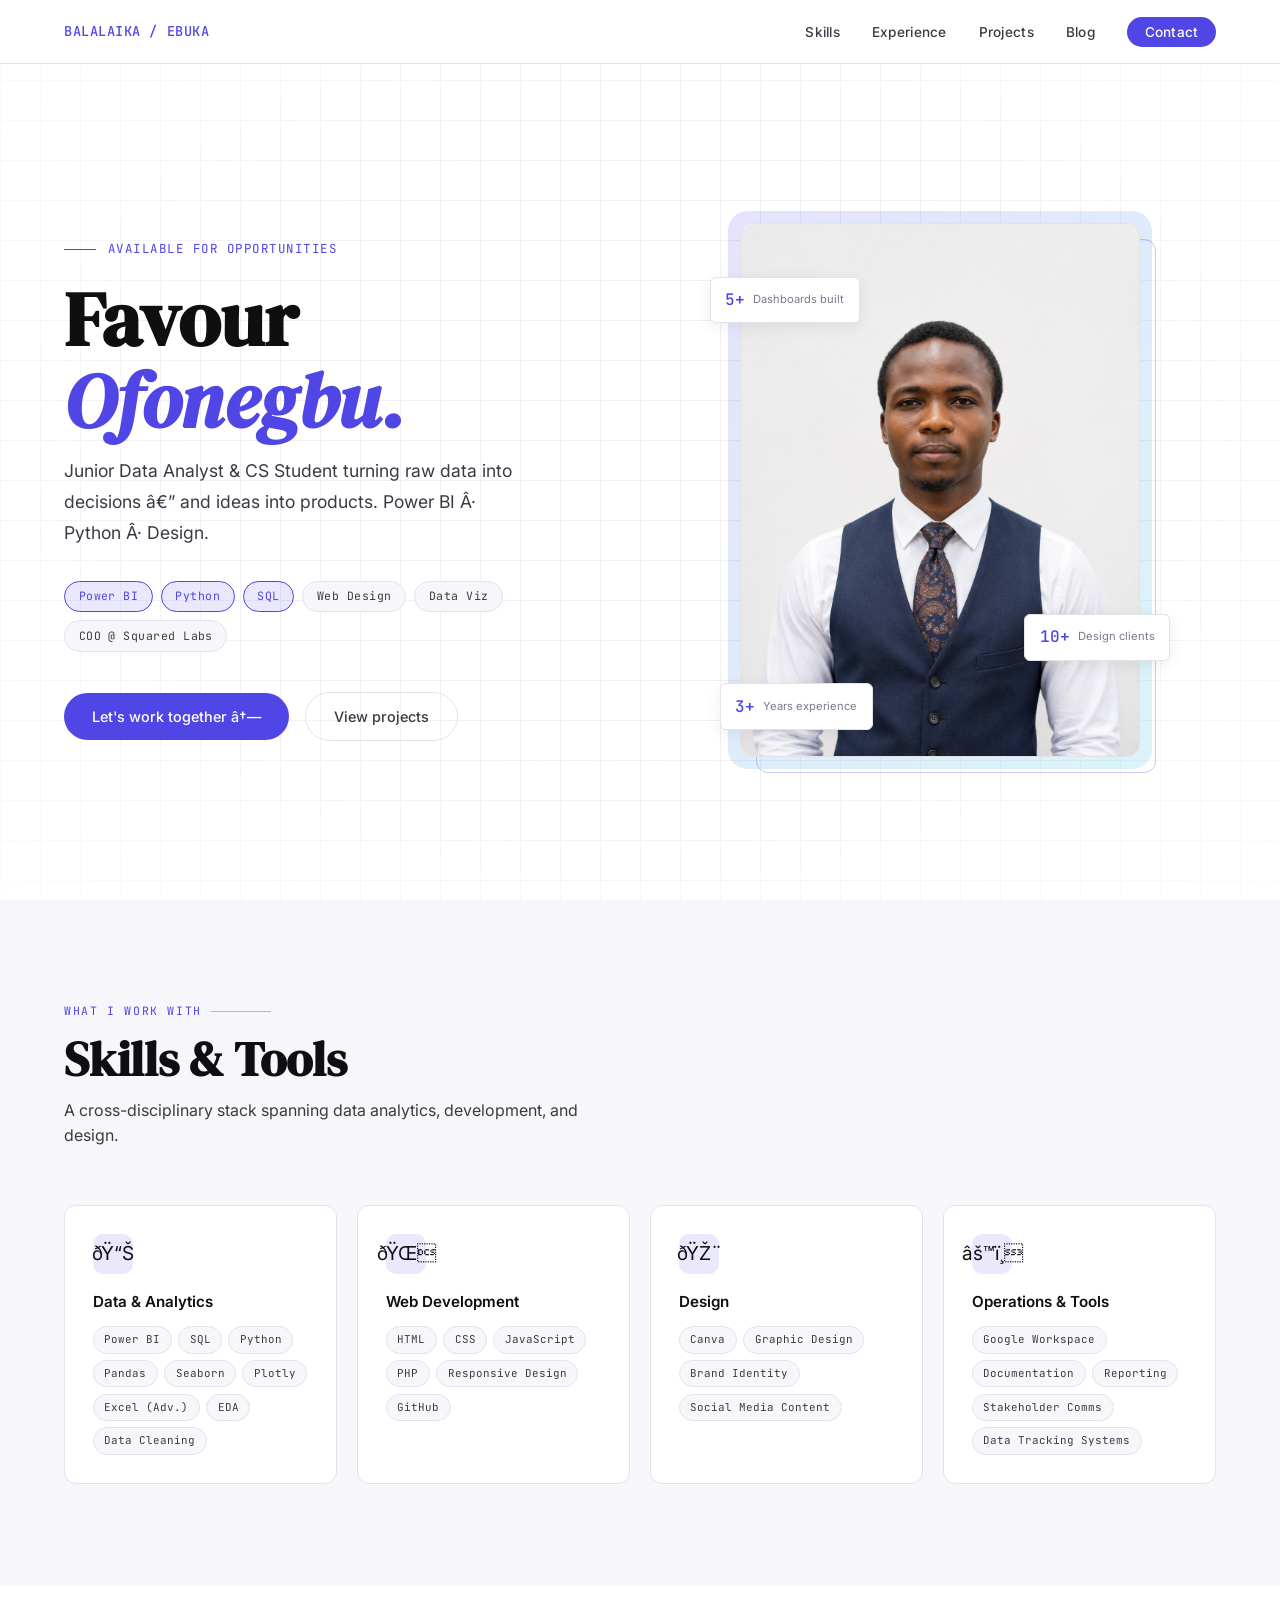
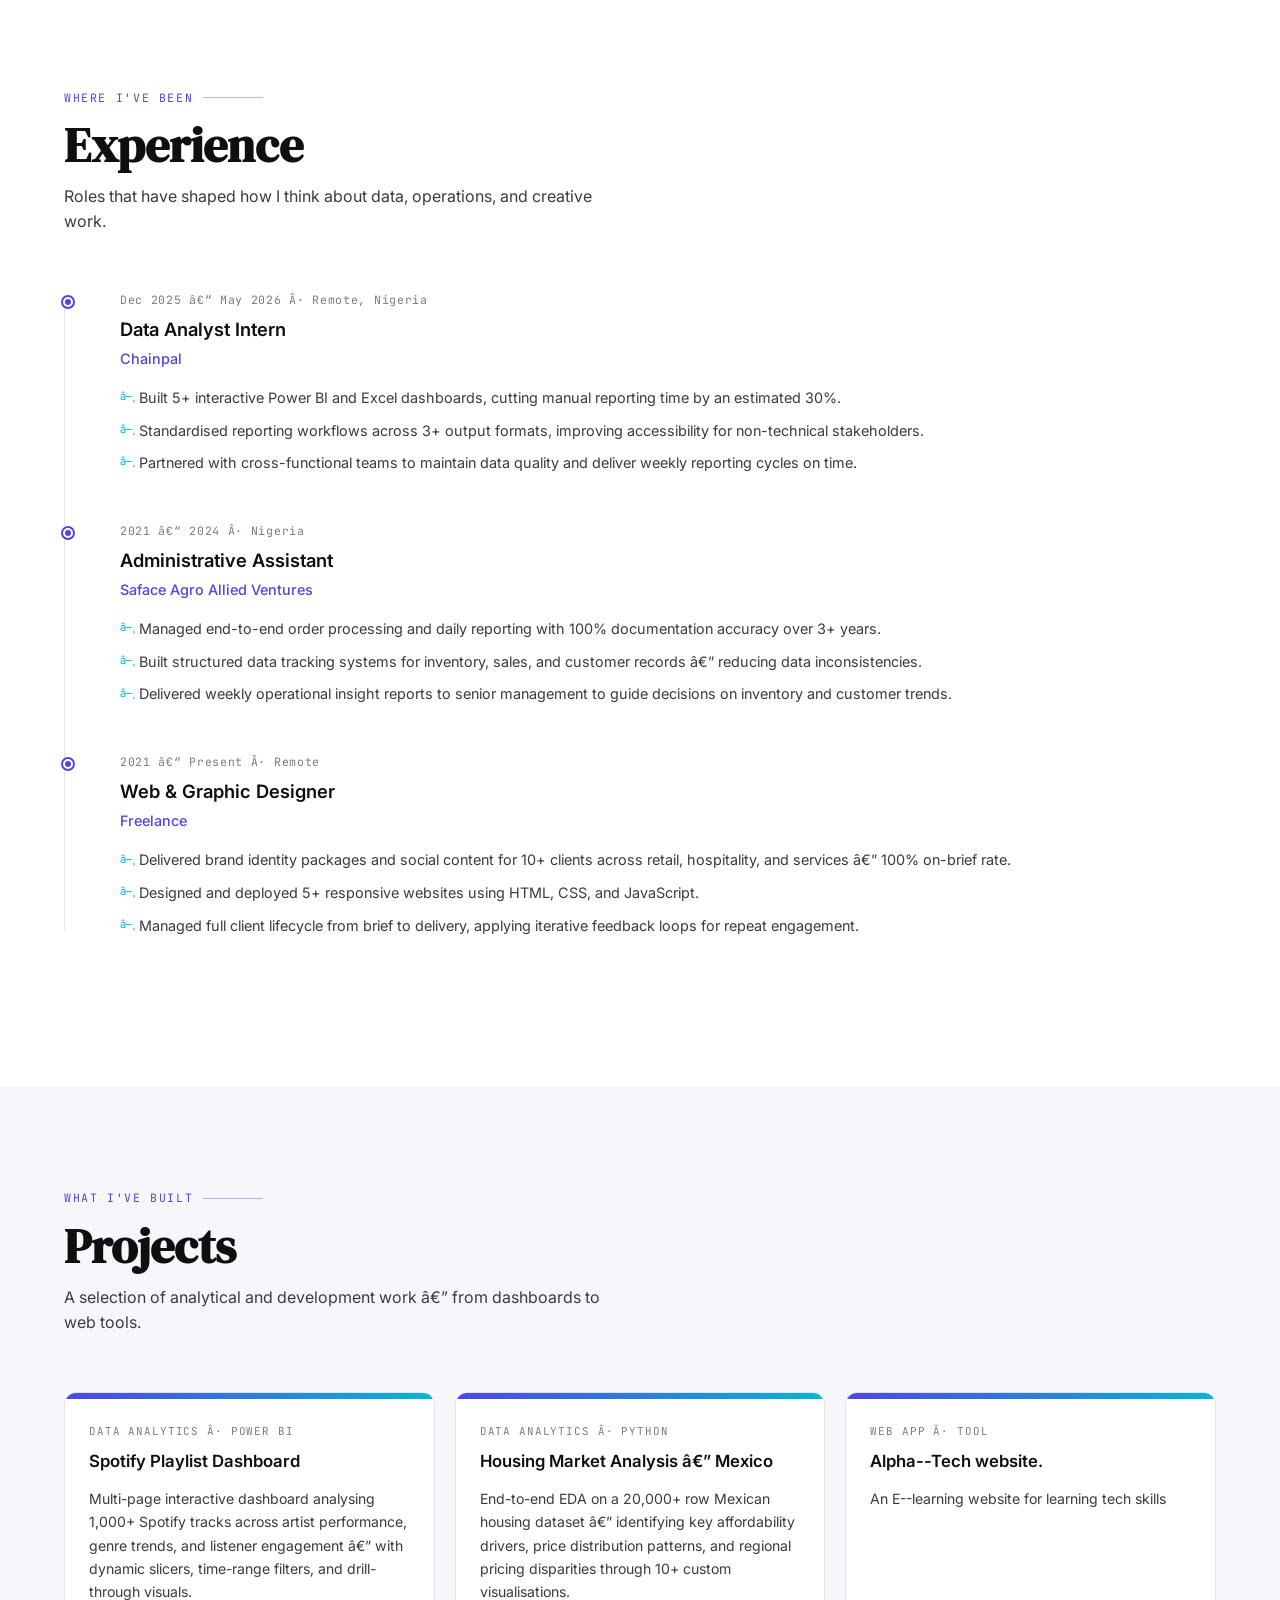
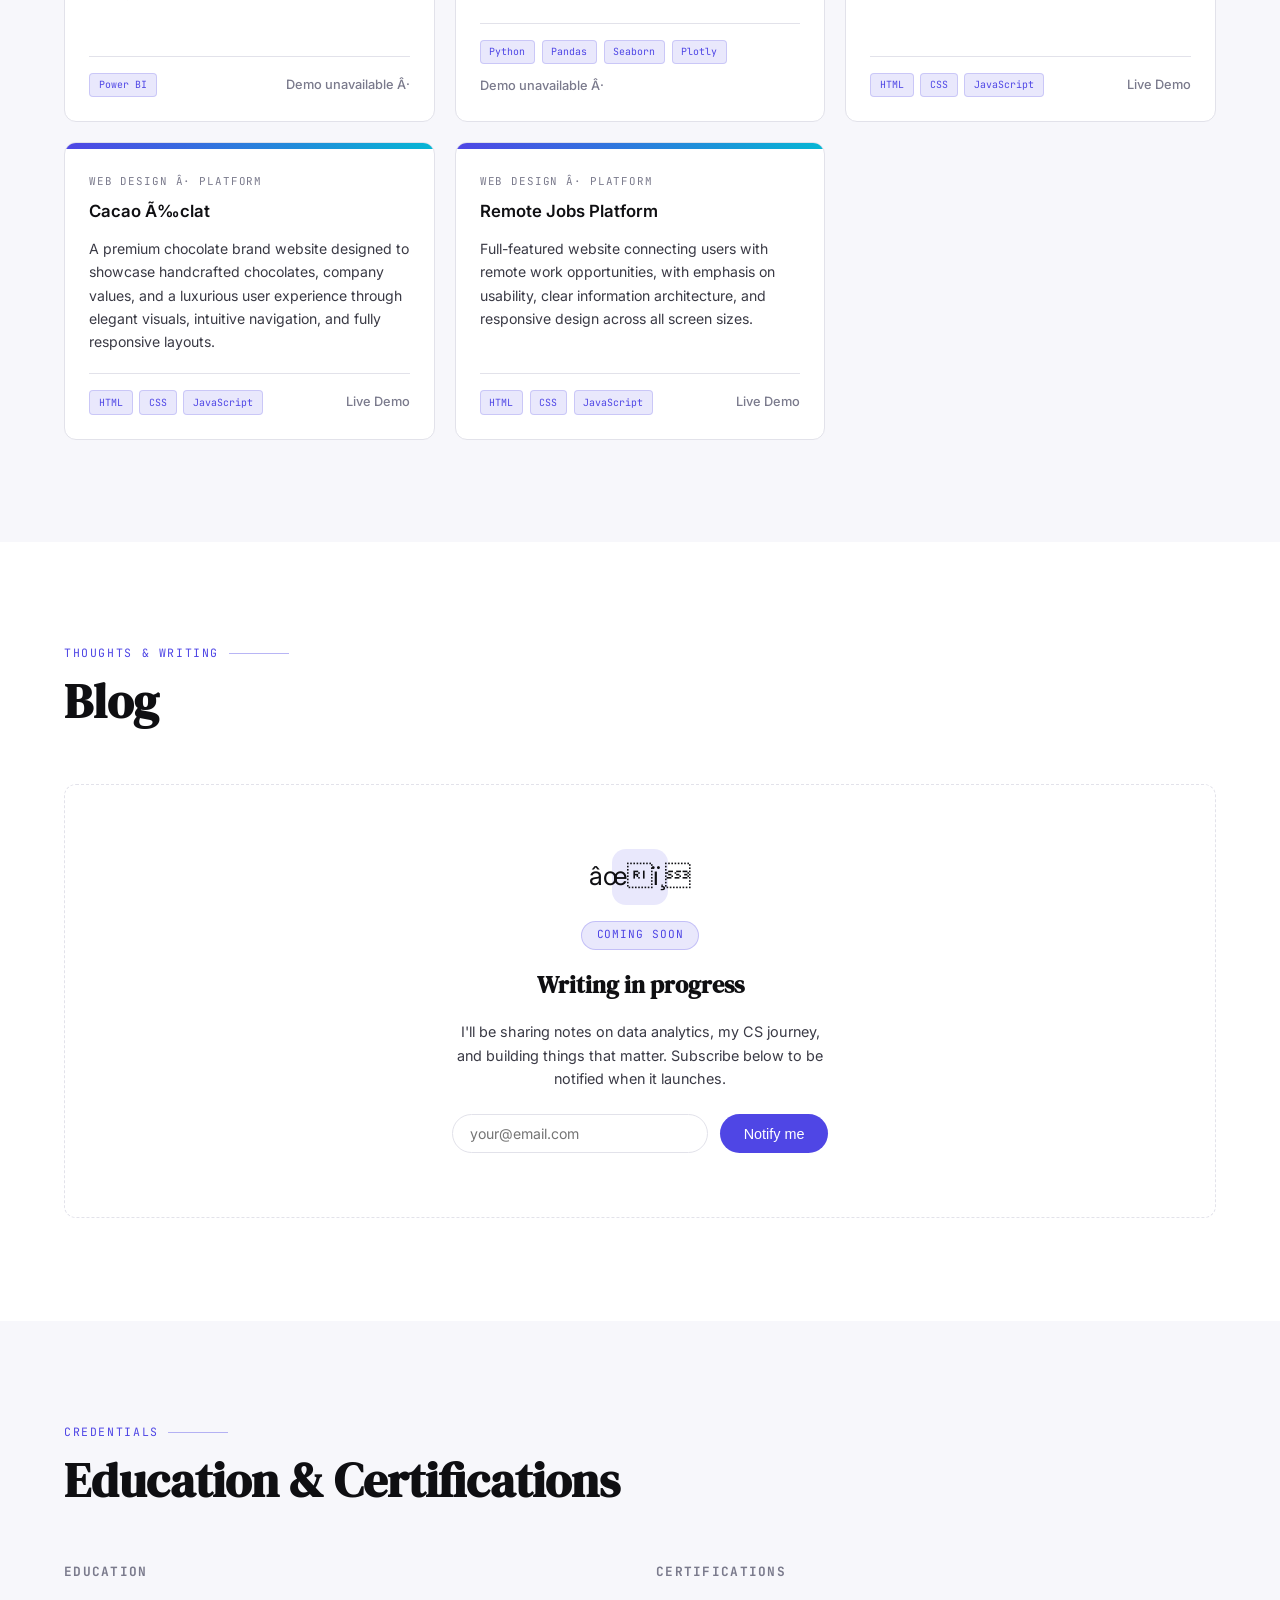
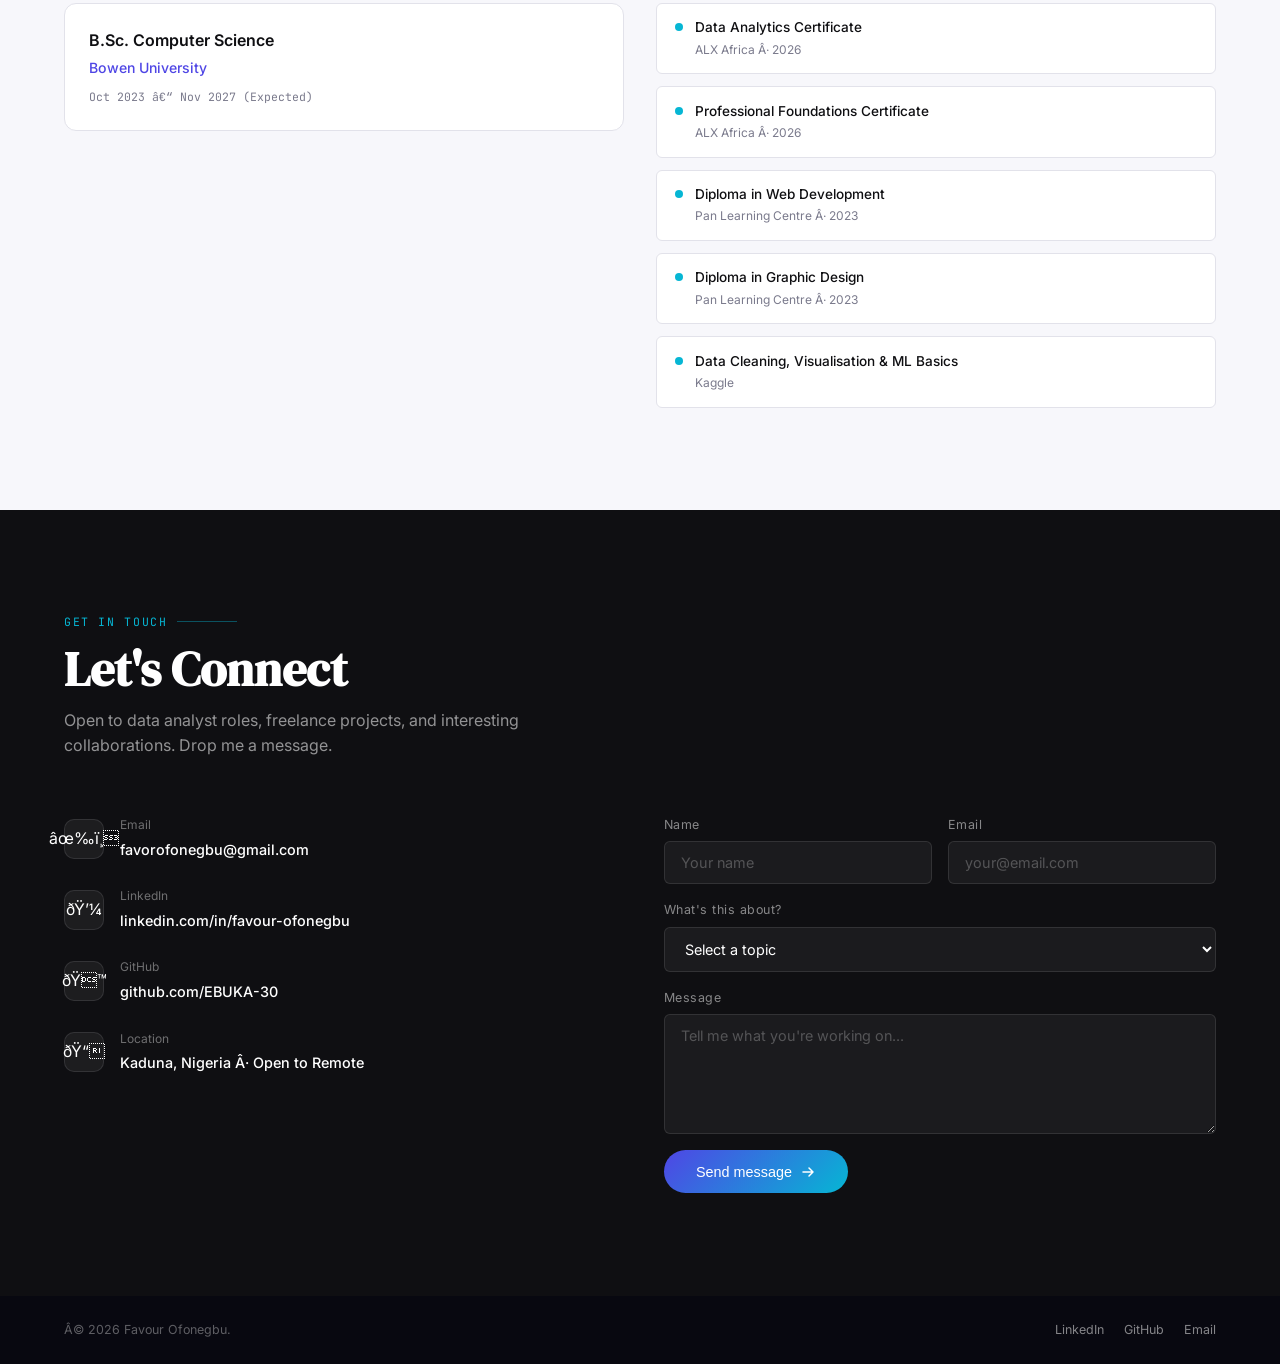
<file: index.html>
<!DOCTYPE html>
<html lang="en">
<head>
  <favicon href="ChatGPT Image May 5, 2026, 12_24_24 PM.png"
  <meta charset="UTF-8" />
  <meta name="viewport" content="width=device-width, initial-scale=1.0" />
  <title>Favour Ofonegbu — Data Analyst & Designer</title>
  <link rel="preconnect" href="https://fonts.googleapis.com" />
  <link rel="preconnect" href="https://fonts.gstatic.com" crossorigin />
  <link href="https://fonts.googleapis.com/css2?family=DM+Serif+Display:ital@0;1&family=Inter:wght@300;400;500;600&family=JetBrains+Mono:wght@400;500&display=swap" rel="stylesheet" />
  <style>
    *, *::before, *::after { box-sizing: border-box; margin: 0; padding: 0; }

    :root {
      --ink:       #0F0F12;
      --ink-soft:  #3A3A45;
      --mid:       #7A7A8C;
      --line:      #E2E2EA;
      --surface:   #F7F7FB;
      --white:     #FFFFFF;
      --accent:    #4F46E5;       /* indigo — analytical, modern */
      --accent-2:  #06B6D4;       /* cyan — data / creative spark */
      --accent-glow: rgba(79, 70, 229, 0.12);

      --font-display: 'DM Serif Display', Georgia, serif;
      --font-body:    'Inter', system-ui, sans-serif;
      --font-mono:    'JetBrains Mono', monospace;

      --radius: 12px;
      --radius-sm: 6px;
      --transition: 0.25s cubic-bezier(0.4, 0, 0.2, 1);
    }

    html { scroll-behavior: smooth; }
    body {
      font-family: var(--font-body);
      background: var(--white);
      color: var(--ink);
      line-height: 1.6;
      -webkit-font-smoothing: antialiased;
    }

    /* ── SCROLLBAR ── */
    ::-webkit-scrollbar { width: 4px; }
    ::-webkit-scrollbar-track { background: var(--surface); }
    ::-webkit-scrollbar-thumb { background: var(--accent); border-radius: 4px; }

    /* ── NAV ── */
    nav {
      position: fixed; top: 0; left: 0; right: 0; z-index: 100;
      display: flex; align-items: center; justify-content: space-between;
      padding: 0 clamp(1.5rem, 5vw, 4rem);
      height: 64px;
      background: rgba(255,255,255,0.85);
      backdrop-filter: blur(12px);
      border-bottom: 1px solid var(--line);
    }
    .nav-logo {
      font-family: var(--font-mono);
      font-size: 0.85rem;
      font-weight: 500;
      color: var(--accent);
      letter-spacing: 0.04em;
      text-decoration: none;
    }
    .nav-links { display: flex; gap: 2rem; list-style: none; }
    .nav-links a {
      font-size: 0.85rem;
      font-weight: 500;
      color: var(--ink-soft);
      text-decoration: none;
      letter-spacing: 0.02em;
      transition: color var(--transition);
    }
    .nav-links a:hover { color: var(--accent); }
    .nav-cta {
      background: var(--accent);
      color: var(--white) !important;
      padding: 0.45rem 1.1rem;
      border-radius: 99px;
      transition: opacity var(--transition) !important;
    }
    .nav-cta:hover { opacity: 0.85; color: var(--white) !important; }

    .hamburger { display: none; flex-direction: column; gap: 5px; cursor: pointer; background: none; border: none; padding: 4px; }
    .hamburger span { display: block; width: 22px; height: 2px; background: var(--ink); border-radius: 2px; transition: var(--transition); }

    /* ── HERO ── */
    #hero {
      min-height: 100vh;
      display: grid;
      grid-template-columns: 1fr 1fr;
      align-items: center;
      padding: 80px clamp(1.5rem, 5vw, 4rem) 0;
      gap: 3rem;
      position: relative;
      overflow: hidden;
    }
    .hero-bg-grid {
      position: absolute; inset: 0; z-index: 0;
      background-image:
        linear-gradient(var(--line) 1px, transparent 1px),
        linear-gradient(90deg, var(--line) 1px, transparent 1px);
      background-size: 40px 40px;
      opacity: 0.5;
      mask-image: radial-gradient(ellipse 80% 80% at 50% 50%, black 40%, transparent 100%);
    }
    .hero-content { position: relative; z-index: 1; }
    .hero-eyebrow {
      font-family: var(--font-mono);
      font-size: 0.78rem;
      color: var(--accent);
      letter-spacing: 0.12em;
      text-transform: uppercase;
      margin-bottom: 1.25rem;
      display: flex; align-items: center; gap: 0.75rem;
    }
    .hero-eyebrow::before {
      content: '';
      display: block; width: 32px; height: 1px; background: var(--accent);
    }
    .hero-name {
      font-family: var(--font-display);
      font-size: clamp(2.8rem, 6vw, 5rem);
      line-height: 1.05;
      color: var(--ink);
      margin-bottom: 1rem;
    }
    .hero-name em {
      font-style: italic;
      color: var(--accent);
    }
    .hero-tagline {
      font-size: 1.1rem;
      color: var(--ink-soft);
      max-width: 460px;
      margin-bottom: 2rem;
      line-height: 1.75;
    }
    .hero-tags {
      display: flex; flex-wrap: wrap; gap: 0.5rem; margin-bottom: 2.5rem;
    }
    .tag {
      font-family: var(--font-mono);
      font-size: 0.72rem;
      padding: 0.35rem 0.85rem;
      border-radius: 99px;
      border: 1px solid var(--line);
      color: var(--ink-soft);
      background: var(--surface);
      letter-spacing: 0.04em;
    }
    .tag.active {
      border-color: var(--accent);
      color: var(--accent);
      background: var(--accent-glow);
    }
    .hero-actions { display: flex; gap: 1rem; flex-wrap: wrap; align-items: center; }
    .btn {
      display: inline-flex; align-items: center; gap: 0.5rem;
      padding: 0.75rem 1.75rem;
      border-radius: 99px;
      font-size: 0.9rem;
      font-weight: 500;
      text-decoration: none;
      cursor: pointer;
      border: none;
      transition: all var(--transition);
    }
    .btn-primary {
      background: var(--accent);
      color: var(--white);
    }
    .btn-primary:hover { opacity: 0.88; transform: translateY(-1px); }
    .btn-ghost {
      background: transparent;
      color: var(--ink-soft);
      border: 1px solid var(--line);
    }
    .btn-ghost:hover { border-color: var(--accent); color: var(--accent); transform: translateY(-1px); }

    /* Hero photo */
    .hero-visual {
      position: relative; z-index: 1;
      display: flex; justify-content: center; align-items: center;
    }
    .photo-frame {
      position: relative;
      width: clamp(260px, 35vw, 400px);
      aspect-ratio: 3/4;
    }
    .photo-frame::before {
      content: '';
      position: absolute;
      inset: -12px;
      border-radius: calc(var(--radius) + 8px);
      background: linear-gradient(135deg, var(--accent), var(--accent-2));
      z-index: -1;
      opacity: 0.15;
    }
    .photo-frame::after {
      content: '';
      position: absolute;
      top: 16px; right: -16px;
      width: 100%; height: 100%;
      border-radius: var(--radius);
      border: 1.5px solid var(--accent);
      opacity: 0.3;
      z-index: -1;
    }
    .photo-placeholder {
      width: 100%; height: 100%;
      border-radius: var(--radius);
      background: var(--surface);
      border: 1px solid var(--line);
      display: flex; flex-direction: column;
      align-items: center; justify-content: center;
      gap: 1rem;
      overflow: hidden;
    }
    .photo-placeholder img {
      width: 100%; height: 100%;
      object-fit: cover;
      border-radius: var(--radius);
      display: block;
    }
    .photo-placeholder .placeholder-text {
      font-family: var(--font-mono);
      font-size: 0.7rem;
      color: var(--mid);
      text-align: center;
    }

    /* floating data chips */
    .data-chip {
      position: absolute;
      background: var(--white);
      border: 1px solid var(--line);
      border-radius: var(--radius-sm);
      padding: 0.6rem 0.9rem;
      display: flex; align-items: center; gap: 0.5rem;
      box-shadow: 0 4px 16px rgba(0,0,0,0.07);
      animation: float 4s ease-in-out infinite;
    }
    .data-chip .chip-val {
      font-family: var(--font-mono);
      font-size: 1rem;
      font-weight: 500;
      color: var(--accent);
    }
    .data-chip .chip-label {
      font-size: 0.7rem;
      color: var(--mid);
      white-space: nowrap;
    }
    .chip-1 { top: 10%; left: -30px; animation-delay: 0s; }
    .chip-2 { bottom: 18%; right: -30px; animation-delay: 1.5s; }
    .chip-3 { bottom: 5%; left: -20px; animation-delay: 0.8s; }

    @keyframes float {
      0%, 100% { transform: translateY(0); }
      50% { transform: translateY(-8px); }
    }

    /* ── SECTION BASE ── */
    section { padding: clamp(4rem, 8vw, 7rem) clamp(1.5rem, 5vw, 4rem); }
    .section-header { margin-bottom: 3.5rem; }
    .section-eyebrow {
      font-family: var(--font-mono);
      font-size: 0.72rem;
      color: var(--accent);
      letter-spacing: 0.14em;
      text-transform: uppercase;
      margin-bottom: 0.75rem;
      display: flex; align-items: center; gap: 0.6rem;
    }
    .section-eyebrow::after {
      content: '';
      flex: 1; max-width: 60px; height: 1px; background: var(--accent); opacity: 0.4;
    }
    .section-title {
      font-family: var(--font-display);
      font-size: clamp(2rem, 4vw, 3rem);
      line-height: 1.1;
    }
    .section-subtitle {
      font-size: 1rem;
      color: var(--ink-soft);
      margin-top: 0.75rem;
      max-width: 560px;
    }

    /* ── SKILLS ── */
    #skills { background: var(--surface); }
    .skills-grid {
      display: grid;
      grid-template-columns: repeat(auto-fit, minmax(260px, 1fr));
      gap: 1.25rem;
    }
    .skill-card {
      background: var(--white);
      border: 1px solid var(--line);
      border-radius: var(--radius);
      padding: 1.75rem;
      transition: all var(--transition);
      position: relative;
      overflow: hidden;
    }
    .skill-card::before {
      content: '';
      position: absolute;
      top: 0; left: 0; right: 0; height: 3px;
      background: linear-gradient(90deg, var(--accent), var(--accent-2));
      transform: scaleX(0); transform-origin: left;
      transition: transform var(--transition);
    }
    .skill-card:hover { transform: translateY(-4px); box-shadow: 0 12px 32px rgba(79,70,229,0.1); }
    .skill-card:hover::before { transform: scaleX(1); }
    .skill-icon {
      width: 40px; height: 40px;
      border-radius: 10px;
      background: var(--accent-glow);
      display: flex; align-items: center; justify-content: center;
      margin-bottom: 1rem;
      font-size: 1.2rem;
    }
    .skill-card h3 {
      font-size: 0.95rem;
      font-weight: 600;
      margin-bottom: 0.75rem;
      color: var(--ink);
    }
    .skill-pills { display: flex; flex-wrap: wrap; gap: 0.4rem; }
    .pill {
      font-family: var(--font-mono);
      font-size: 0.68rem;
      padding: 0.25rem 0.65rem;
      border-radius: 99px;
      background: var(--surface);
      color: var(--ink-soft);
      border: 1px solid var(--line);
    }

    /* ── EXPERIENCE ── */
    #experience { background: var(--white); }
    .timeline { position: relative; padding-left: 1.5rem; }
    .timeline::before {
      content: '';
      position: absolute; left: 0; top: 6px; bottom: 6px;
      width: 1px; background: var(--line);
    }
    .timeline-item {
      position: relative;
      margin-bottom: 3rem;
      padding-left: 2rem;
    }
    .timeline-item::before {
      content: '';
      position: absolute; left: -1.55rem; top: 6px;
      width: 10px; height: 10px; border-radius: 50%;
      background: var(--accent);
      border: 2px solid var(--white);
      box-shadow: 0 0 0 2px var(--accent);
    }
    .timeline-meta {
      font-family: var(--font-mono);
      font-size: 0.72rem;
      color: var(--mid);
      letter-spacing: 0.06em;
      margin-bottom: 0.35rem;
    }
    .timeline-role {
      font-size: 1.15rem;
      font-weight: 600;
      color: var(--ink);
      margin-bottom: 0.15rem;
    }
    .timeline-company {
      font-size: 0.9rem;
      color: var(--accent);
      font-weight: 500;
      margin-bottom: 1rem;
    }
    .timeline-list { list-style: none; display: flex; flex-direction: column; gap: 0.6rem; }
    .timeline-list li {
      font-size: 0.9rem;
      color: var(--ink-soft);
      padding-left: 1.2rem;
      position: relative;
      line-height: 1.6;
    }
    .timeline-list li::before {
      content: '▸';
      position: absolute; left: 0;
      color: var(--accent-2);
      font-size: 0.7rem;
      top: 0.2em;
    }

    /* ── PROJECTS ── */
    #projects { background: var(--surface); }
    .projects-grid {
      display: grid;
      grid-template-columns: repeat(auto-fit, minmax(280px, 1fr));
      gap: 1.25rem;
    }
    .project-card {
      background: var(--white);
      border: 1px solid var(--line);
      border-radius: var(--radius);
      overflow: hidden;
      transition: all var(--transition);
      display: flex; flex-direction: column;
    }
    .project-card:hover { transform: translateY(-4px); box-shadow: 0 16px 40px rgba(79,70,229,0.1); }
    .project-banner {
      height: 6px;
      background: linear-gradient(90deg, var(--accent), var(--accent-2));
    }
    .project-body { padding: 1.5rem; flex: 1; display: flex; flex-direction: column; }
    .project-type {
      font-family: var(--font-mono);
      font-size: 0.68rem;
      color: var(--mid);
      letter-spacing: 0.08em;
      text-transform: uppercase;
      margin-bottom: 0.5rem;
    }
    .project-title {
      font-size: 1.05rem;
      font-weight: 600;
      margin-bottom: 0.75rem;
      color: var(--ink);
    }
    .project-desc {
      font-size: 0.88rem;
      color: var(--ink-soft);
      line-height: 1.65;
      flex: 1;
      margin-bottom: 1.25rem;
    }
    .project-footer {
      display: flex; align-items: center; justify-content: space-between;
      border-top: 1px solid var(--line);
      padding-top: 1rem;
      gap: 0.75rem;
      flex-wrap: wrap;
    }
    .project-stack { display: flex; gap: 0.4rem; flex-wrap: wrap; }
    .stack-badge {
      font-family: var(--font-mono);
      font-size: 0.62rem;
      padding: 0.2rem 0.55rem;
      border-radius: 4px;
      background: var(--accent-glow);
      color: var(--accent);
      border: 1px solid rgba(79,70,229,0.2);
    }
    .project-link {
      font-size: 0.8rem;
      font-weight: 500;
      color: var(--mid);
      text-decoration: none;
      display: flex; align-items: center; gap: 0.35rem;
      transition: color var(--transition);
      white-space: nowrap;
    }
    .project-link:hover { color: var(--accent); }
    .project-link.unavailable { cursor: default; pointer-events: none; }

    /* ── BLOG ── */
    #blog { background: var(--white); }
    .blog-coming-soon {
      border: 1.5px dashed var(--line);
      border-radius: var(--radius);
      padding: 4rem 2rem;
      text-align: center;
      display: flex; flex-direction: column; align-items: center; gap: 1rem;
    }
    .blog-coming-soon .cs-icon {
      width: 56px; height: 56px;
      border-radius: 14px;
      background: var(--accent-glow);
      display: flex; align-items: center; justify-content: center;
      font-size: 1.6rem;
    }
    .blog-coming-soon h3 {
      font-family: var(--font-display);
      font-size: 1.5rem;
    }
    .blog-coming-soon p {
      color: var(--ink-soft);
      font-size: 0.9rem;
      max-width: 380px;
    }
    .cs-badge {
      font-family: var(--font-mono);
      font-size: 0.7rem;
      padding: 0.3rem 0.9rem;
      border-radius: 99px;
      background: var(--accent-glow);
      color: var(--accent);
      border: 1px solid rgba(79,70,229,0.25);
      letter-spacing: 0.08em;
      text-transform: uppercase;
    }

    /* ── EDUCATION & CERTS ── */
    #education { background: var(--surface); }
    .edu-cert-grid {
      display: grid;
      grid-template-columns: 1fr 1fr;
      gap: 2rem;
    }
    .edu-block h3, .cert-block h3 {
      font-size: 0.8rem;
      font-family: var(--font-mono);
      color: var(--mid);
      letter-spacing: 0.1em;
      text-transform: uppercase;
      margin-bottom: 1.25rem;
    }
    .edu-card {
      background: var(--white);
      border: 1px solid var(--line);
      border-radius: var(--radius);
      padding: 1.5rem;
    }
    .edu-degree {
      font-size: 1rem;
      font-weight: 600;
      margin-bottom: 0.25rem;
    }
    .edu-school {
      font-size: 0.88rem;
      color: var(--accent);
      font-weight: 500;
      margin-bottom: 0.5rem;
    }
    .edu-year {
      font-family: var(--font-mono);
      font-size: 0.72rem;
      color: var(--mid);
    }
    .cert-list { display: flex; flex-direction: column; gap: 0.75rem; }
    .cert-item {
      background: var(--white);
      border: 1px solid var(--line);
      border-radius: var(--radius-sm);
      padding: 0.9rem 1.1rem;
      display: flex; align-items: flex-start; gap: 0.75rem;
    }
    .cert-dot {
      width: 8px; height: 8px; border-radius: 50%;
      background: var(--accent-2); flex-shrink: 0; margin-top: 5px;
    }
    .cert-name {
      font-size: 0.85rem;
      font-weight: 500;
      color: var(--ink);
      line-height: 1.4;
    }
    .cert-issuer {
      font-size: 0.75rem;
      color: var(--mid);
      margin-top: 0.15rem;
    }

    /* ── CONTACT ── */
    #contact {
      background: var(--ink);
      color: var(--white);
    }
    #contact .section-eyebrow { color: var(--accent-2); }
    #contact .section-eyebrow::after { background: var(--accent-2); }
    #contact .section-title { color: var(--white); }
    #contact .section-subtitle { color: rgba(255,255,255,0.55); }

    .contact-grid {
      display: grid;
      grid-template-columns: 1fr 1fr;
      gap: 3rem;
      align-items: start;
    }
    .contact-info { display: flex; flex-direction: column; gap: 1.5rem; }
    .contact-link-row {
      display: flex; align-items: center; gap: 1rem;
    }
    .contact-icon {
      width: 40px; height: 40px; border-radius: 10px;
      background: rgba(255,255,255,0.06);
      border: 1px solid rgba(255,255,255,0.1);
      display: flex; align-items: center; justify-content: center;
      font-size: 1rem; flex-shrink: 0;
    }
    .contact-link-label {
      font-size: 0.75rem;
      color: rgba(255,255,255,0.4);
      margin-bottom: 0.15rem;
    }
    .contact-link-val {
      font-size: 0.9rem;
      font-weight: 500;
      color: var(--white);
      text-decoration: none;
      transition: color var(--transition);
    }
    .contact-link-val:hover { color: var(--accent-2); }

    /* Form */
    .contact-form { display: flex; flex-direction: column; gap: 1rem; }
    .form-row { display: grid; grid-template-columns: 1fr 1fr; gap: 1rem; }
    .form-group { display: flex; flex-direction: column; gap: 0.4rem; }
    .form-group label {
      font-size: 0.78rem;
      color: rgba(255,255,255,0.5);
      letter-spacing: 0.04em;
    }
    .form-group input,
    .form-group textarea,
    .form-group select {
      background: rgba(255,255,255,0.05);
      border: 1px solid rgba(255,255,255,0.1);
      border-radius: var(--radius-sm);
      padding: 0.75rem 1rem;
      color: var(--white);
      font-family: var(--font-body);
      font-size: 0.9rem;
      outline: none;
      transition: border-color var(--transition);
      width: 100%;
    }
    .form-group input::placeholder,
    .form-group textarea::placeholder { color: rgba(255,255,255,0.25); }
    .form-group input:focus,
    .form-group textarea:focus,
    .form-group select:focus { border-color: var(--accent-2); }
    .form-group textarea { resize: vertical; min-height: 120px; }
    .form-group select option { background: var(--ink); color: var(--white); }
    .btn-send {
      background: linear-gradient(135deg, var(--accent), var(--accent-2));
      color: var(--white);
      border: none;
      padding: 0.85rem 2rem;
      border-radius: 99px;
      font-size: 0.9rem;
      font-weight: 500;
      cursor: pointer;
      transition: all var(--transition);
      align-self: flex-start;
      display: flex; align-items: center; gap: 0.5rem;
    }
    .btn-send:hover { opacity: 0.88; transform: translateY(-1px); }
    .form-success {
      display: none;
      background: rgba(6, 182, 212, 0.1);
      border: 1px solid var(--accent-2);
      border-radius: var(--radius-sm);
      padding: 1rem 1.25rem;
      color: var(--accent-2);
      font-size: 0.88rem;
    }

    /* ── FOOTER ── */
    footer {
      background: #080810;
      color: rgba(255,255,255,0.35);
      padding: 1.5rem clamp(1.5rem, 5vw, 4rem);
      display: flex;
      align-items: center;
      justify-content: space-between;
      font-size: 0.78rem;
      gap: 1rem;
      flex-wrap: wrap;
    }
    footer a { color: rgba(255,255,255,0.5); text-decoration: none; transition: color var(--transition); }
    footer a:hover { color: var(--accent-2); }
    .footer-socials { display: flex; gap: 1.25rem; }

    /* ── SCROLL REVEAL ── */
    .reveal { opacity: 0; transform: translateY(24px); transition: opacity 0.6s ease, transform 0.6s ease; }
    .reveal.visible { opacity: 1; transform: none; }

    /* ── MOBILE ── */
    @media (max-width: 768px) {
      #hero { grid-template-columns: 1fr; text-align: center; padding-top: 100px; }
      .hero-eyebrow { justify-content: center; }
      .hero-tags { justify-content: center; }
      .hero-actions { justify-content: center; }
      .hero-tagline { margin: 0 auto 2rem; }
      .hero-visual { order: -1; }
      .photo-frame { width: 220px; }
      .chip-1, .chip-2, .chip-3 { display: none; }

      .edu-cert-grid { grid-template-columns: 1fr; }
      .contact-grid { grid-template-columns: 1fr; }
      .form-row { grid-template-columns: 1fr; }

      .nav-links { display: none; flex-direction: column; position: fixed; top: 64px; left: 0; right: 0;
        background: var(--white); padding: 1.5rem; border-bottom: 1px solid var(--line); gap: 1.25rem; }
      .nav-links.open { display: flex; }
      .hamburger { display: flex; }

      .chip-1, .chip-2, .chip-3 { display: none; }
    }
  </style>
</head>
<body>

  <!-- NAV -->
  <nav>
    <a class="nav-logo" href="#hero">BALALAIKA  /  EBUKA</a>
    <ul class="nav-links" id="nav-links">
      <li><a href="#skills">Skills</a></li>
      <li><a href="#experience">Experience</a></li>
      <li><a href="#projects">Projects</a></li>
      <li><a href="#blog">Blog</a></li>
      <li><a href="#contact" class="nav-cta">Contact</a></li>
    </ul>
    <button class="hamburger" id="hamburger" aria-label="Toggle menu">
      <span></span><span></span><span></span>
    </button>
  </nav>

  <!-- HERO -->
  <section id="hero">
    <div class="hero-bg-grid"></div>
    <div class="hero-content">
      <div class="hero-eyebrow">Available for opportunities</div>
      <h1 class="hero-name">
        Favour<br><em>Ofonegbu.</em>
      </h1>
      <p class="hero-tagline">
        Junior Data Analyst & CS Student turning raw data into decisions — and ideas into products. Power BI · Python · Design.
      </p>
      <div class="hero-tags">
        <span class="tag active">Power BI</span>
        <span class="tag active">Python</span>
        <span class="tag active">SQL</span>
        <span class="tag">Web Design</span>
        <span class="tag">Data Viz</span>
        <span class="tag">COO @ Squared Labs</span>
      </div>
      <div class="hero-actions">
        <a class="btn btn-primary" href="#contact">Let's work together ↗</a>
        <a class="btn btn-ghost" href="#projects">View projects</a>
      </div>
    </div>

    <div class="hero-visual">
      <div class="photo-frame">
        
        <div class="photo-placeholder" id="photo-area">
  <img src="Ebuka Ofonegbu.png" alt="Favour Ofonegbu" />
</div>
        <div class="data-chip chip-1">
          <span class="chip-val">5+</span>
          <span class="chip-label">Dashboards built</span>
        </div>
        <div class="data-chip chip-2">
          <span class="chip-val">10+</span>
          <span class="chip-label">Design clients</span>
        </div>
        <div class="data-chip chip-3">
          <span class="chip-val">3+</span>
          <span class="chip-label">Years experience</span>
        </div>
      </div>
    </div>
  </section>

  <!-- SKILLS -->
  <section id="skills">
    <div class="section-header reveal">
      <div class="section-eyebrow">What I work with</div>
      <h2 class="section-title">Skills & Tools</h2>
      <p class="section-subtitle">A cross-disciplinary stack spanning data analytics, development, and design.</p>
    </div>
    <div class="skills-grid">
      <div class="skill-card reveal">
        <div class="skill-icon">📊</div>
        <h3>Data & Analytics</h3>
        <div class="skill-pills">
          <span class="pill">Power BI</span>
          <span class="pill">SQL</span>
          <span class="pill">Python</span>
          <span class="pill">Pandas</span>
          <span class="pill">Seaborn</span>
          <span class="pill">Plotly</span>
          <span class="pill">Excel (Adv.)</span>
          <span class="pill">EDA</span>
          <span class="pill">Data Cleaning</span>
        </div>
      </div>
      <div class="skill-card reveal">
        <div class="skill-icon">🌐</div>
        <h3>Web Development</h3>
        <div class="skill-pills">
          <span class="pill">HTML</span>
          <span class="pill">CSS</span>
          <span class="pill">JavaScript</span>
          <span class="pill">PHP</span>
          <span class="pill">Responsive Design</span>
          <span class="pill">GitHub</span>
        </div>
      </div>
      <div class="skill-card reveal">
        <div class="skill-icon">🎨</div>
        <h3>Design</h3>
        <div class="skill-pills">
          <span class="pill">Canva</span>
          <span class="pill">Graphic Design</span>
          <span class="pill">Brand Identity</span>
          <span class="pill">Social Media Content</span>
        </div>
      </div>
      <div class="skill-card reveal">
        <div class="skill-icon">⚙️</div>
        <h3>Operations & Tools</h3>
        <div class="skill-pills">
          <span class="pill">Google Workspace</span>
          <span class="pill">Documentation</span>
          <span class="pill">Reporting</span>
          <span class="pill">Stakeholder Comms</span>
          <span class="pill">Data Tracking Systems</span>
        </div>
      </div>
    </div>
  </section>

  <!-- EXPERIENCE -->
  <section id="experience">
    <div class="section-header reveal">
      <div class="section-eyebrow">Where I've been</div>
      <h2 class="section-title">Experience</h2>
      <p class="section-subtitle">Roles that have shaped how I think about data, operations, and creative work.</p>
    </div>
    <div class="timeline">
      <div class="timeline-item reveal">
        <div class="timeline-meta">Dec 2025 – May 2026 · Remote, Nigeria</div>
        <div class="timeline-role">Data Analyst Intern</div>
        <div class="timeline-company">Chainpal</div>
        <ul class="timeline-list">
          <li>Built 5+ interactive Power BI and Excel dashboards, cutting manual reporting time by an estimated 30%.</li>
          <li>Standardised reporting workflows across 3+ output formats, improving accessibility for non-technical stakeholders.</li>
          <li>Partnered with cross-functional teams to maintain data quality and deliver weekly reporting cycles on time.</li>
        </ul>
      </div>
      <div class="timeline-item reveal">
        <div class="timeline-meta">2021 – 2024 · Nigeria</div>
        <div class="timeline-role">Administrative Assistant</div>
        <div class="timeline-company">Saface Agro Allied Ventures</div>
        <ul class="timeline-list">
          <li>Managed end-to-end order processing and daily reporting with 100% documentation accuracy over 3+ years.</li>
          <li>Built structured data tracking systems for inventory, sales, and customer records — reducing data inconsistencies.</li>
          <li>Delivered weekly operational insight reports to senior management to guide decisions on inventory and customer trends.</li>
        </ul>
      </div>
      <div class="timeline-item reveal">
        <div class="timeline-meta">2021 – Present · Remote</div>
        <div class="timeline-role">Web & Graphic Designer</div>
        <div class="timeline-company">Freelance</div>
        <ul class="timeline-list">
          <li>Delivered brand identity packages and social content for 10+ clients across retail, hospitality, and services — 100% on-brief rate.</li>
          <li>Designed and deployed 5+ responsive websites using HTML, CSS, and JavaScript.</li>
          <li>Managed full client lifecycle from brief to delivery, applying iterative feedback loops for repeat engagement.</li>
        </ul>
      </div>
    </div>
  </section>

  <!-- PROJECTS -->
  <section id="projects">
    <div class="section-header reveal">
      <div class="section-eyebrow">What I've built</div>
      <h2 class="section-title">Projects</h2>
      <p class="section-subtitle">A selection of analytical and development work — from dashboards to web tools.</p>
    </div>
    <div class="projects-grid">
      <div class="project-card reveal">
        <div class="project-banner"></div>
        <div class="project-body">
          <div class="project-type">Data Analytics · Power BI</div>
          <div class="project-title">Spotify Playlist Dashboard</div>
          <p class="project-desc">Multi-page interactive dashboard analysing 1,000+ Spotify tracks across artist performance, genre trends, and listener engagement — with dynamic slicers, time-range filters, and drill-through visuals.</p>
          <div class="project-footer">
            <div class="project-stack">
              <span class="stack-badge">Power BI</span>
            </div>
            <a class="project-link unavailable">Demo unavailable ·</a>
          </div>
        </div>
      </div>
      <div class="project-card reveal">
        <div class="project-banner"></div>
        <div class="project-body">
          <div class="project-type">Data Analytics · Python</div>
          <div class="project-title">Housing Market Analysis — Mexico</div>
          <p class="project-desc">End-to-end EDA on a 20,000+ row Mexican housing dataset — identifying key affordability drivers, price distribution patterns, and regional pricing disparities through 10+ custom visualisations.</p>
          <div class="project-footer">
            <div class="project-stack">
              <span class="stack-badge">Python</span>
              <span class="stack-badge">Pandas</span>
              <span class="stack-badge">Seaborn</span>
              <span class="stack-badge">Plotly</span>
            </div>
            <a class="project-link unavailable">Demo unavailable ·</a>
          </div>
        </div>
      </div>
      <div class="project-card reveal">
        <div class="project-banner"></div>
        <div class="project-body">
          <div class="project-type">Web App · Tool</div>
          <div class="project-title">Alpha--Tech website.</div>
          <p class="project-desc"> An E--learning website for learning tech skills </p>
          <div class="project-footer">
            <div class="project-stack">
              <span class="stack-badge">HTML</span>
              <span class="stack-badge">CSS</span>
              <span class="stack-badge">JavaScript</span>
            </div>
        <a href="./Alpha-Tech-Website/index.html" class="project-link">
    Live Demo
</a>
          </div>
        </div>
      </div>
      <div class="project-card reveal">
        <div class="project-banner"></div>
        <div class="project-body">
          <div class="project-type">Web Design · Platform</div>
          <div class="project-title">Cacao Éclat</div>
          <p class="project-desc">A premium chocolate brand website designed to showcase handcrafted chocolates, company values, and a luxurious user experience through elegant visuals, intuitive navigation, and fully responsive layouts.</p>
          <div class="project-footer">
            <div class="project-stack">
              <span class="stack-badge">HTML</span>
              <span class="stack-badge">CSS</span>
              <span class="stack-badge">JavaScript</span>
            </div>
           
            <a href="./104/UPDATED CODE/COS.p.html" class="project-link">
    Live Demo
</a>
          </div>
        </div>
      </div>

       <div class="project-card reveal">
        <div class="project-banner"></div>
        <div class="project-body">
          <div class="project-type">Web Design · Platform</div>
          <div class="project-title">
Remote Jobs Platform</div>
          <p class="project-desc">Full-featured website connecting users with remote work opportunities, with emphasis on usability, clear information architecture, and responsive design across all screen sizes.</p>
          <div class="project-footer">
            <div class="project-stack">
              <span class="stack-badge">HTML</span>
              <span class="stack-badge">CSS</span>
              <span class="stack-badge">JavaScript</span>
            </div>
           
            <a href="./Melloremote-Website/NEW.HTML" class="project-link">
    Live Demo
</a>
          </div>
        </div>
      </div>
    </div>
  </section>

  <!-- BLOG -->
  <section id="blog">
    <div class="section-header reveal">
      <div class="section-eyebrow">Thoughts & writing</div>
      <h2 class="section-title">Blog</h2>
    </div>
    <div class="blog-coming-soon reveal">
      <div class="cs-icon">✍️</div>
      <span class="cs-badge">Coming Soon</span>
      <h3>Writing in progress</h3>
      <p>I'll be sharing notes on data analytics, my CS journey, and building things that matter. Subscribe below to be notified when it launches.</p>
      <div style="display:flex;gap:0.75rem;flex-wrap:wrap;justify-content:center;margin-top:0.5rem;">
        <input type="email" placeholder="your@email.com" style="padding:0.65rem 1.1rem;border-radius:99px;border:1px solid var(--line);font-family:var(--font-body);font-size:0.88rem;outline:none;color:var(--ink);min-width:220px;" id="blog-email">
        <button onclick="handleBlogNotify()" class="btn btn-primary" style="padding:0.65rem 1.5rem;">Notify me</button>
      </div>
      <span id="blog-notify-msg" style="font-size:0.82rem;color:var(--accent);display:none;">You're on the list! 🎉</span>
    </div>
  </section>

  <!-- EDUCATION & CERTS -->
  <section id="education">
    <div class="section-header reveal">
      <div class="section-eyebrow">Credentials</div>
      <h2 class="section-title">Education & Certifications</h2>
    </div>
    <div class="edu-cert-grid">
      <div class="edu-block reveal">
        <h3>Education</h3>
        <div class="edu-card">
          <div class="edu-degree">B.Sc. Computer Science</div>
          <div class="edu-school">Bowen University</div>
          <div class="edu-year">Oct 2023 – Nov 2027 (Expected)</div>
        </div>
      </div>
      <div class="cert-block reveal">
        <h3>Certifications</h3>
        <div class="cert-list">
          <div class="cert-item">
            <div class="cert-dot"></div>
            <div>
              <div class="cert-name">Data Analytics Certificate</div>
              <div class="cert-issuer">ALX Africa · 2026</div>
            </div>
          </div>
          <div class="cert-item">
            <div class="cert-dot"></div>
            <div>
              <div class="cert-name">Professional Foundations Certificate</div>
              <div class="cert-issuer">ALX Africa · 2026</div>
            </div>
          </div>
          <div class="cert-item">
            <div class="cert-dot"></div>
            <div>
              <div class="cert-name">Diploma in Web Development</div>
              <div class="cert-issuer">Pan Learning Centre · 2023</div>
            </div>
          </div>
          <div class="cert-item">
            <div class="cert-dot"></div>
            <div>
              <div class="cert-name">Diploma in Graphic Design</div>
              <div class="cert-issuer">Pan Learning Centre · 2023</div>
            </div>
          </div>
          <div class="cert-item">
            <div class="cert-dot"></div>
            <div>
              <div class="cert-name">Data Cleaning, Visualisation & ML Basics</div>
              <div class="cert-issuer">Kaggle</div>
            </div>
          </div>
        </div>
      </div>
    </div>
  </section>

  <!-- CONTACT -->
  <section id="contact">
    <div class="section-header reveal">
      <div class="section-eyebrow">Get in touch</div>
      <h2 class="section-title">Let's Connect</h2>
      <p class="section-subtitle">Open to data analyst roles, freelance projects, and interesting collaborations. Drop me a message.</p>
    </div>
    <div class="contact-grid">
      <div class="contact-info reveal">
        <div class="contact-link-row">
          <div class="contact-icon">✉️</div>
          <div>
            <div class="contact-link-label">Email</div>
            <a class="contact-link-val" href="mailto:favorofonegbu@gmail.com">favorofonegbu@gmail.com</a>
          </div>
        </div>
        <div class="contact-link-row">
          <div class="contact-icon">💼</div>
          <div>
            <div class="contact-link-label">LinkedIn</div>
            <a class="contact-link-val" href="https://linkedin.com/in/favour-ofonegbu" target="_blank" rel="noopener">linkedin.com/in/favour-ofonegbu</a>
          </div>
        </div>
        <div class="contact-link-row">
          <div class="contact-icon">🐙</div>
          <div>
            <div class="contact-link-label">GitHub</div>
            <a class="contact-link-val" href="https://github.com/EBUKA-30" target="_blank" rel="noopener">github.com/EBUKA-30</a>
          </div>
        </div>
        <div class="contact-link-row">
          <div class="contact-icon">📍</div>
          <div>
            <div class="contact-link-label">Location</div>
            <span class="contact-link-val" style="cursor:default;">Kaduna, Nigeria · Open to Remote</span>
          </div>
        </div>
      </div>

      <div class="reveal">
        <form class="contact-form" id="contact-form" onsubmit="handleFormSubmit(event)">
          <div class="form-row">
            <div class="form-group">
              <label for="cf-name">Name</label>
              <input type="text" id="cf-name" placeholder="Your name" required />
            </div>
            <div class="form-group">
              <label for="cf-email">Email</label>
              <input type="email" id="cf-email" placeholder="your@email.com" required />
            </div>
          </div>
          <div class="form-group">
            <label for="cf-subject">What's this about?</label>
            <select id="cf-subject">
              <option value="">Select a topic</option>
              <option>Data Analytics role / opportunity</option>
              <option>Freelance web design project</option>
              <option>Freelance graphic design project</option>
              <option>Collaboration</option>
              <option>Other</option>
            </select>
          </div>
          <div class="form-group">
            <label for="cf-message">Message</label>
            <textarea id="cf-message" placeholder="Tell me what you're working on..." required></textarea>
          </div>
          <div class="form-success" id="form-success">
            ✓ Message sent! I'll get back to you within 24–48 hours.
          </div>
          <button type="submit" class="btn-send">
            Send message
            <svg width="16" height="16" viewBox="0 0 16 16" fill="none"><path d="M3 8h10M9 4l4 4-4 4" stroke="currentColor" stroke-width="1.5" stroke-linecap="round" stroke-linejoin="round"/></svg>
          </button>
        </form>
      </div>
    </div>
  </section>

  <!-- FOOTER -->
  <footer>
    <span>© 2026 Favour Ofonegbu.</span>
    <div class="footer-socials">
      <a href="https://linkedin.com/in/favour-ofonegbu" target="_blank" rel="noopener">LinkedIn</a>
      <a href="https://github.com/EBUKA-30" target="_blank" rel="noopener">GitHub</a>
      <a href="mailto:favorofonegbu@gmail.com">Email</a>
    </div>
  </footer>

  <script>
    // Mobile nav
    const hamburger = document.getElementById('hamburger');
    const navLinks = document.getElementById('nav-links');
    hamburger.addEventListener('click', () => navLinks.classList.toggle('open'));
    navLinks.querySelectorAll('a').forEach(a => a.addEventListener('click', () => navLinks.classList.remove('open')));

    // Scroll reveal
    const reveals = document.querySelectorAll('.reveal');
    const observer = new IntersectionObserver(entries => {
      entries.forEach((entry, i) => {
        if (entry.isIntersecting) {
          setTimeout(() => entry.target.classList.add('visible'), i * 80);
          observer.unobserve(entry.target);
        }
      });
    }, { threshold: 0.12 });
    reveals.forEach(el => observer.observe(el));

    // Contact form — links to Formspree (you'll need to set up your endpoint)
    function handleFormSubmit(e) {
      e.preventDefault();
      // TO ACTIVATE: Replace YOUR_FORM_ID below with your Formspree form ID
      // Sign up free at formspree.io, create a form, and paste the ID here
      const FORMSPREE_ENDPOINT = 'https://formspree.io/f/mpqglwbl';

      const name    = document.getElementById('cf-name').value;
      const email   = document.getElementById('cf-email').value;
      const subject = document.getElementById('cf-subject').value;
      const message = document.getElementById('cf-message').value;

      const btn = e.target.querySelector('.btn-send');
      btn.textContent = 'Sending…';
      btn.disabled = true;

      fetch(FORMSPREE_ENDPOINT, {
        method: 'POST',
        headers: { 'Content-Type': 'application/json', 'Accept': 'application/json' },
        body: JSON.stringify({ name, email, subject, message })
      })
      .then(res => res.json())
      .then(data => {
        if (data.ok) {
          document.getElementById('form-success').style.display = 'block';
          e.target.reset();
        } else {
          alert('Something went wrong. Please email me directly at favorofonegbu@gmail.com');
        }
      })
      .catch(() => alert('Network error. Please email me directly at favorofonegbu@gmail.com'))
      .finally(() => {
        btn.innerHTML = 'Send message <svg width="16" height="16" viewBox="0 0 16 16" fill="none"><path d="M3 8h10M9 4l4 4-4 4" stroke="currentColor" stroke-width="1.5" stroke-linecap="round" stroke-linejoin="round"/></svg>';
        btn.disabled = false;
      });
    }

    // Blog notify
    function handleBlogNotify() {
      const email = document.getElementById('blog-email').value;
      if (!email || !email.includes('@')) return;
      document.getElementById('blog-notify-msg').style.display = 'block';
      document.getElementById('blog-email').value = '';
    }

    // Active nav highlight on scroll
    const sections = document.querySelectorAll('section[id]');
    const navAs = document.querySelectorAll('.nav-links a');
    window.addEventListener('scroll', () => {
      let current = '';
      sections.forEach(s => {
        if (window.scrollY >= s.offsetTop - 100) current = s.id;
      });
      navAs.forEach(a => {
        a.style.color = a.getAttribute('href') === '#' + current ? 'var(--accent)' : '';
      });
    });
  </script>
</body>
</html>
</file>
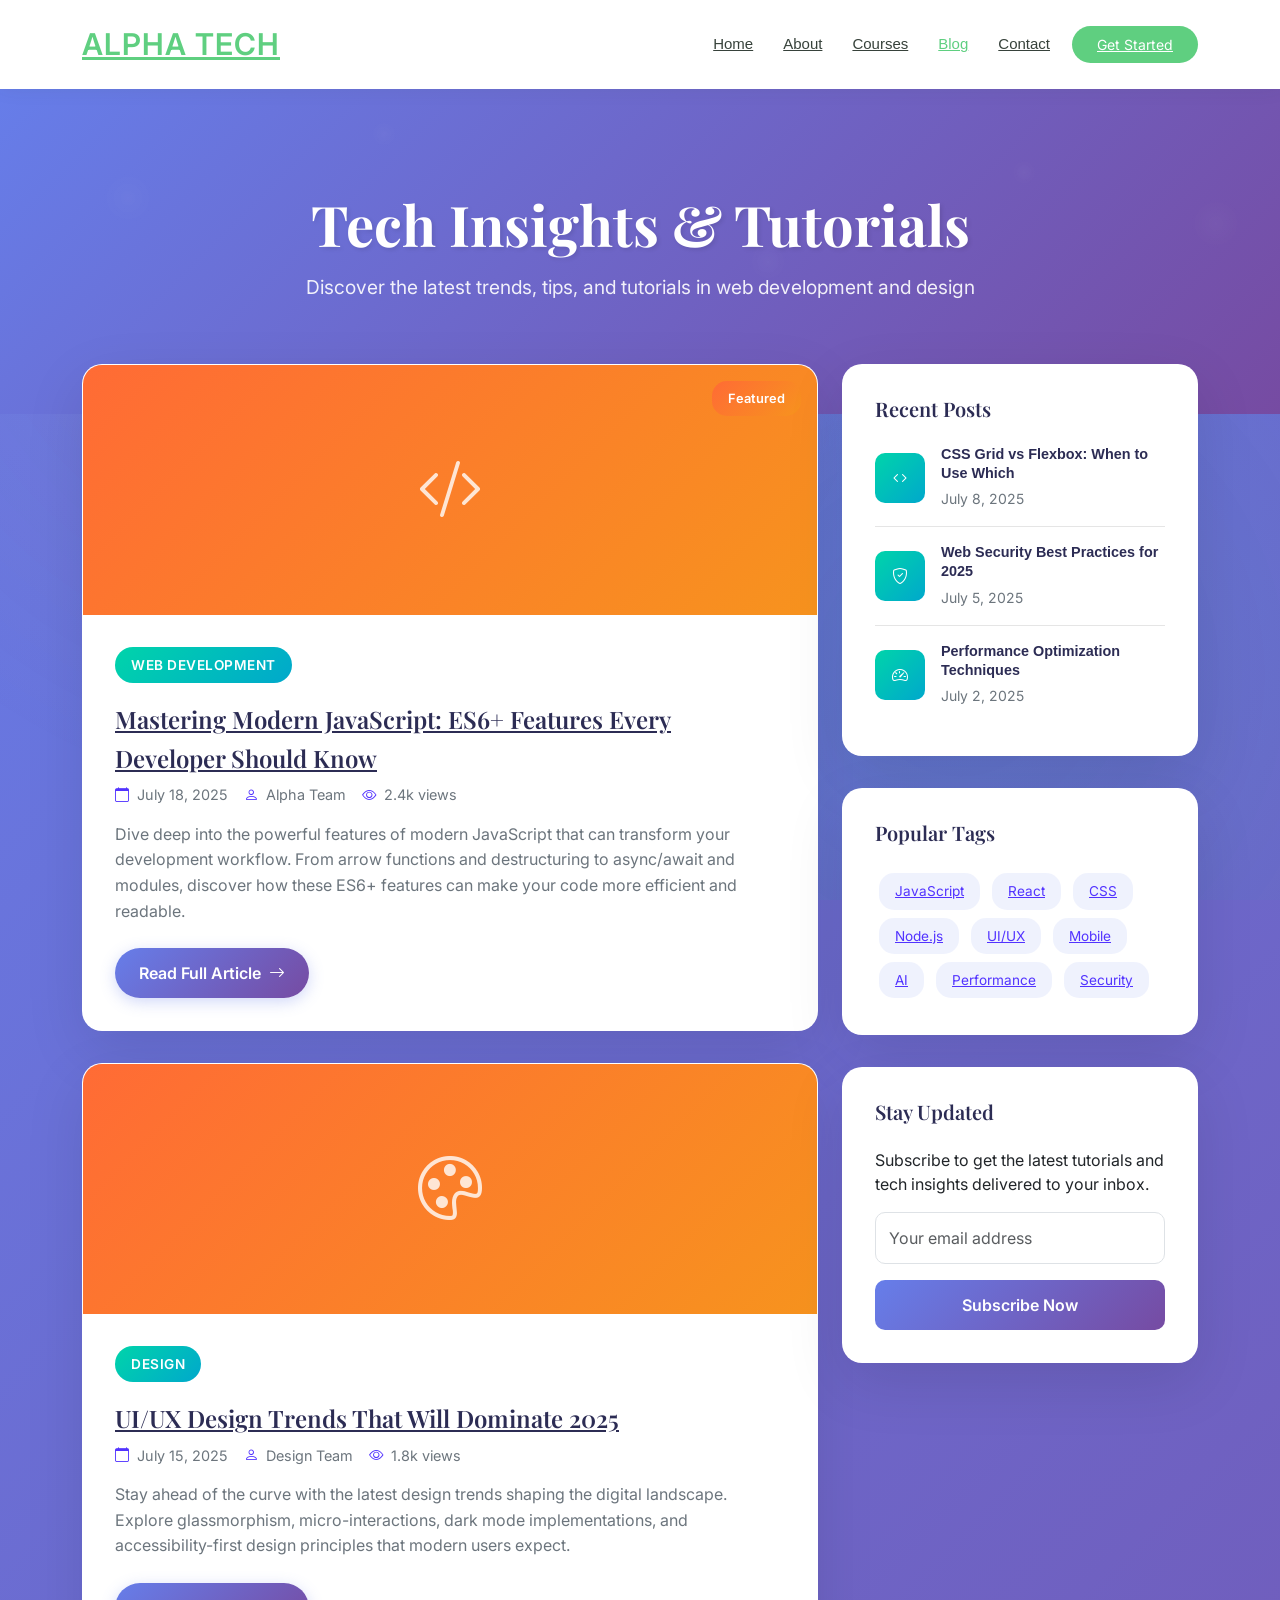
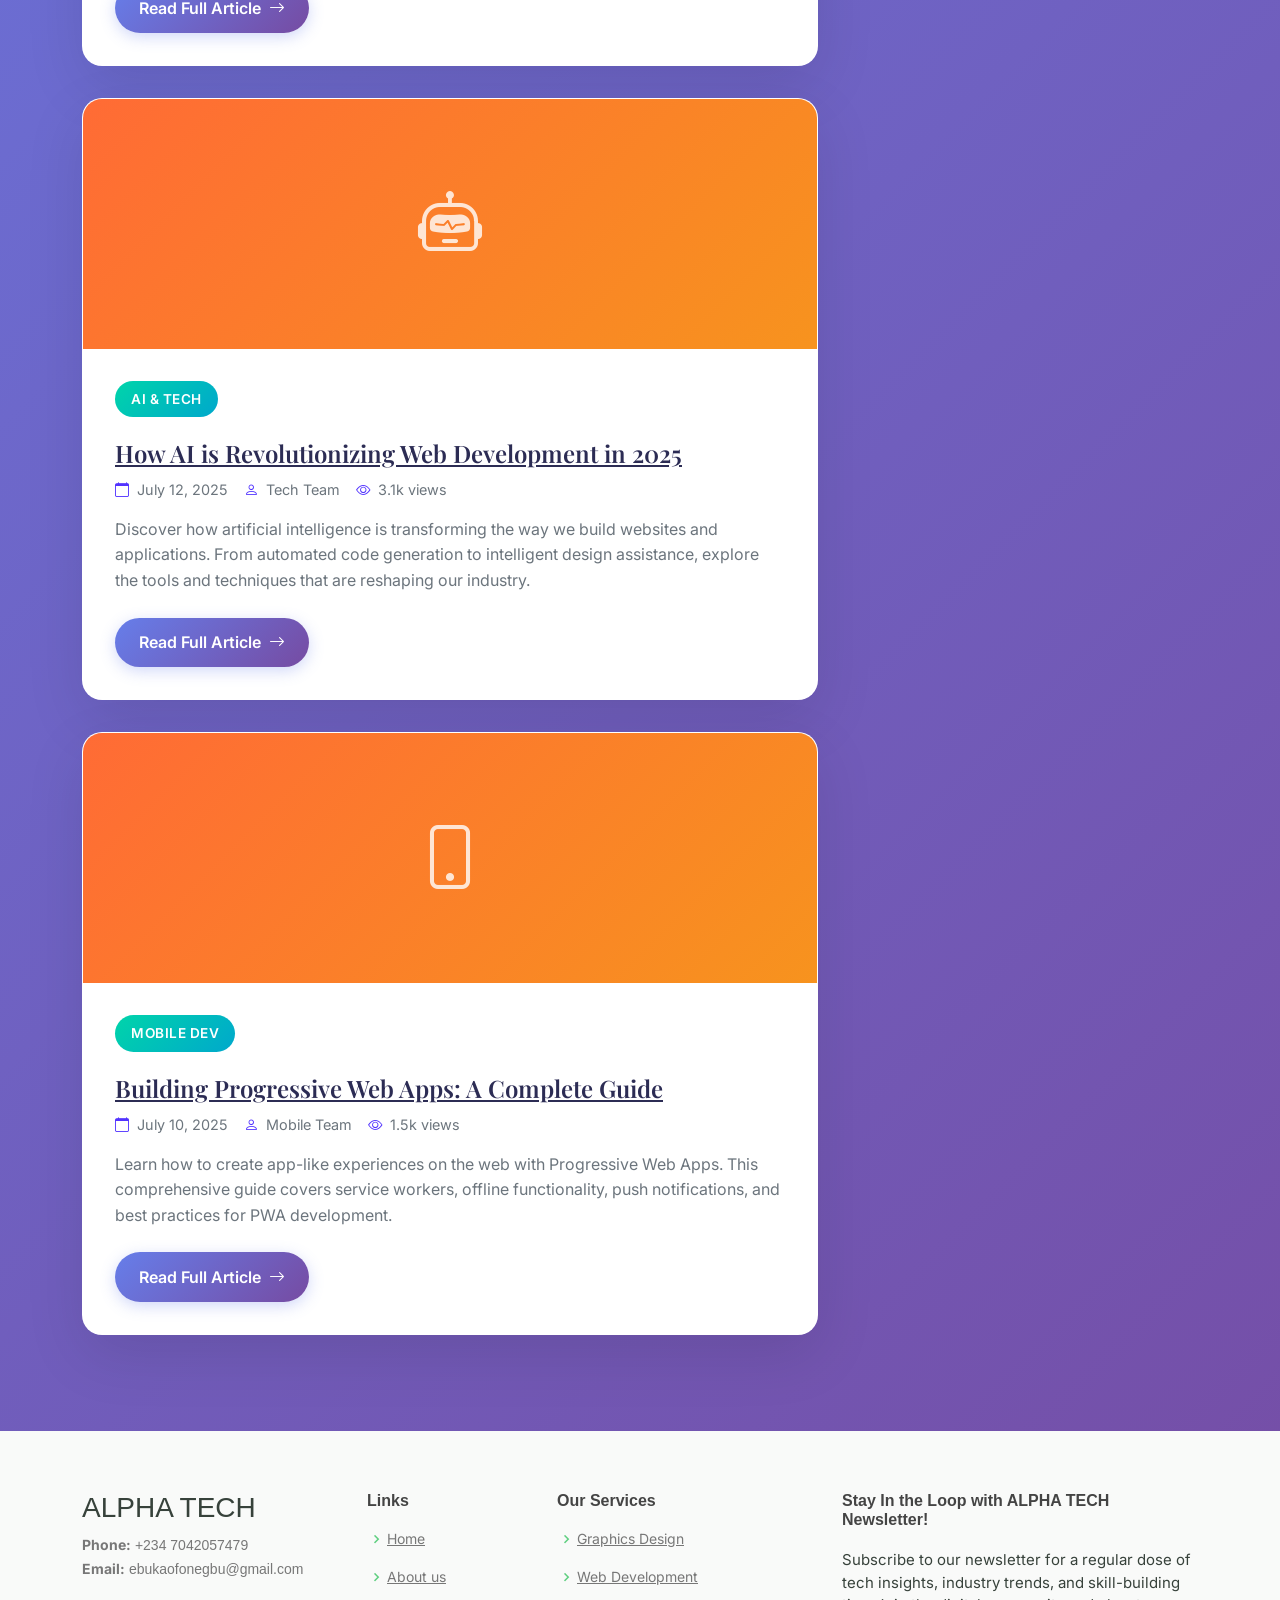
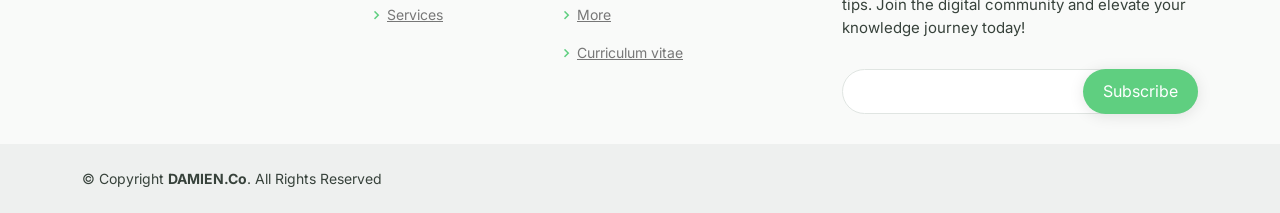
<file: Alpha-Tech-Website/Blog.html>
<!DOCTYPE html>
<html lang="en">

<head>
  <meta charset="utf-8">
  <meta content="width=device-width, initial-scale=1.0" name="viewport">

  <title>Blog - Alpha Tech</title>
  <meta content="Discover the latest in web development, design trends, and tech insights" name="description">
  <meta content="web development, design, technology, tutorials, blog" name="keywords">

  <!-- Favicons -->
  <link href="assets/img/fav icon.jpg" rel="icon">
  <link href="assets/img/fav icon.jpg" rel="apple-touch-icon">

  <link href="https://fonts.googleapis.com/css2?family=Inter:wght@300;400;500;600;700;800&family=Playfair+Display:wght@400;500;600;700&display=swap" rel="stylesheet">

  <link href="assets/vendor/animate.css/animate.min.css" rel="stylesheet">
  <link href="assets/vendor/aos/aos.css" rel="stylesheet">
  <link href="assets/vendor/bootstrap/css/bootstrap.min.css" rel="stylesheet">
  <link href="assets/vendor/bootstrap-icons/bootstrap-icons.css" rel="stylesheet">
  <link href="assets/vendor/boxicons/css/boxicons.min.css" rel="stylesheet">
  <link href="assets/vendor/remixicon/remixicon.css" rel="stylesheet">
  <link href="assets/vendor/swiper/swiper-bundle.min.css" rel="stylesheet">

  <!-- Template Main CSS File -->
  <link href="assets/css/style.css" rel="stylesheet">

  <link href="https://cdn.jsdelivr.net/npm/bootstrap@5.0.2/dist/css/bootstrap.min.css" rel="stylesheet" integrity="sha384-EVSTQN3/azprG1Anm3QDgpJLIm9Nao0Yz1ztcQTwFspd3yD65VohhpuuCOmLASjC" crossorigin="anonymous">

  <style>
    :root {
      --primary-color: #5233ff;
      --secondary-color: #ff6b35;
      --accent-color: #00d4aa;
      --dark-color: #1a1a2e;
      --light-color: #f8f9ff;
      --text-dark: #2c2c54;
      --text-light: #6c757d;
      --gradient-primary: linear-gradient(135deg, #667eea 0%, #764ba2 100%);
      --gradient-secondary: linear-gradient(135deg, #ff6b35 0%, #f7931e 100%);
      --gradient-accent: linear-gradient(135deg, #00d4aa 0%, #00a8cc 100%);
    }

    * {
      font-family: 'Inter', sans-serif;
    }

    body {
      background: linear-gradient(135deg, #667eea 0%, #764ba2 100%);
      min-height: 100vh;
      position: relative;
    }

    body::before {
      content: '';
      position: fixed;
      top: 0;
      left: 0;
      width: 100%;
      height: 100%;
      background: 
        radial-gradient(circle at 25% 25%, rgba(255, 107, 53, 0.1) 0%, transparent 50%),
        radial-gradient(circle at 75% 75%, rgba(0, 212, 170, 0.1) 0%, transparent 50%);
      z-index: -1;
      pointer-events: none;
    }

    .blog-hero {
      background: var(--gradient-primary);
      padding: 120px 0 80px;
      margin-top: 70px;
      position: relative;
      overflow: hidden;
    }

    .blog-hero::before {
      content: '';
      position: absolute;
      top: 0;
      left: 0;
      right: 0;
      bottom: 0;
      background: url('data:image/svg+xml,<svg xmlns="http://www.w3.org/2000/svg" viewBox="0 0 100 20"><defs><radialGradient id="a" cx="50%" cy="50%" r="50%"><stop offset="0%" style="stop-color:rgba(255,255,255,.1)"/><stop offset="100%" style="stop-color:rgba(255,255,255,0)"/></radialGradient></defs><circle cx="10" cy="10" r="2" fill="url(%23a)"/><circle cx="30" cy="5" r="1" fill="url(%23a)"/><circle cx="60" cy="15" r="1.5" fill="url(%23a)"/><circle cx="80" cy="8" r="1" fill="url(%23a)"/><circle cx="95" cy="12" r="2" fill="url(%23a)"/></svg>') repeat;
      opacity: 0.3;
      animation: float 20s ease-in-out infinite;
    }

    @keyframes float {
      0%, 100% { transform: translateY(0px) rotate(0deg); }
      50% { transform: translateY(-10px) rotate(180deg); }
    }

    .blog-hero h1 {
      font-family: 'Playfair Display', serif;
      font-size: 3.5rem;
      font-weight: 700;
      color: white;
      margin-bottom: 1rem;
      text-shadow: 2px 2px 4px rgba(0,0,0,0.1);
    }

    .blog-hero p {
      font-size: 1.2rem;
      color: rgba(255, 255, 255, 0.9);
      margin-bottom: 2rem;
    }

    .blog-container {
      margin-top: -50px;
      position: relative;
      z-index: 2;
    }

    .blog-card {
      background: white;
      border-radius: 20px;
      box-shadow: 0 20px 60px rgba(0, 0, 0, 0.1);
      margin-bottom: 2rem;
      overflow: hidden;
      transition: all 0.3s ease;
      border: 1px solid rgba(255, 255, 255, 0.2);
      backdrop-filter: blur(10px);
    }

    .blog-card:hover {
      transform: translateY(-10px);
      box-shadow: 0 30px 80px rgba(0, 0, 0, 0.15);
    }

    .blog-card-img {
      height: 250px;
      background: var(--gradient-secondary);
      position: relative;
      overflow: hidden;
    }

    .blog-card-img::before {
      content: '';
      position: absolute;
      top: 0;
      left: 0;
      right: 0;
      bottom: 0;
      background: linear-gradient(45deg, transparent 30%, rgba(255, 255, 255, 0.1) 50%, transparent 70%);
      transform: translateX(-100%);
      transition: transform 0.6s ease;
    }

    .blog-card:hover .blog-card-img::before {
      transform: translateX(100%);
    }

    .blog-card-img i {
      font-size: 4rem;
      color: rgba(255, 255, 255, 0.8);
      position: absolute;
      top: 50%;
      left: 50%;
      transform: translate(-50%, -50%);
    }

    .blog-card-body {
      padding: 2rem;
    }

    .blog-category {
      display: inline-block;
      background: var(--gradient-accent);
      color: white;
      padding: 0.5rem 1rem;
      border-radius: 20px;
      font-size: 0.85rem;
      font-weight: 600;
      margin-bottom: 1rem;
      text-transform: uppercase;
      letter-spacing: 0.5px;
    }

    .blog-title {
      font-family: 'Playfair Display', serif;
      font-size: 1.5rem;
      font-weight: 600;
      color: var(--text-dark);
      margin-bottom: 1rem;
      line-height: 1.3;
    }

    .blog-title:hover {
      color: var(--primary-color);
      text-decoration: none;
    }

    .blog-meta {
      display: flex;
      align-items: center;
      margin-bottom: 1rem;
      font-size: 0.9rem;
      color: var(--text-light);
    }

    .blog-meta i {
      margin-right: 0.5rem;
      color: var(--primary-color);
    }

    .blog-excerpt {
      color: var(--text-light);
      line-height: 1.6;
      margin-bottom: 1.5rem;
    }

    .read-more-btn {
      display: inline-flex;
      align-items: center;
      padding: 0.8rem 1.5rem;
      background: var(--gradient-primary);
      color: white;
      text-decoration: none;
      border-radius: 25px;
      font-weight: 600;
      transition: all 0.3s ease;
      box-shadow: 0 4px 15px rgba(102, 126, 234, 0.3);
    }

    .read-more-btn:hover {
      color: white;
      transform: translateY(-2px);
      box-shadow: 0 8px 25px rgba(102, 126, 234, 0.4);
    }

    .read-more-btn i {
      margin-left: 0.5rem;
      transition: transform 0.3s ease;
    }

    .read-more-btn:hover i {
      transform: translateX(3px);
    }

    .featured-badge {
      position: absolute;
      top: 1rem;
      right: 1rem;
      background: var(--gradient-secondary);
      color: white;
      padding: 0.5rem 1rem;
      border-radius: 15px;
      font-size: 0.8rem;
      font-weight: 600;
      z-index: 1;
    }

    .sidebar-card {
      background: white;
      border-radius: 20px;
      padding: 2rem;
      box-shadow: 0 20px 60px rgba(0, 0, 0, 0.1);
      margin-bottom: 2rem;
      border: 1px solid rgba(255, 255, 255, 0.2);
      backdrop-filter: blur(10px);
    }

    .sidebar-card h5 {
      font-family: 'Playfair Display', serif;
      color: var(--text-dark);
      margin-bottom: 1.5rem;
      font-weight: 600;
    }

    .recent-post {
      display: flex;
      align-items: center;
      margin-bottom: 1rem;
      padding-bottom: 1rem;
      border-bottom: 1px solid rgba(0, 0, 0, 0.1);
    }

    .recent-post:last-child {
      border-bottom: none;
      margin-bottom: 0;
    }

    .recent-post-icon {
      width: 50px;
      height: 50px;
      background: var(--gradient-accent);
      border-radius: 10px;
      display: flex;
      align-items: center;
      justify-content: center;
      color: white;
      margin-right: 1rem;
      flex-shrink: 0;
    }

    .recent-post-content h6 {
      font-size: 0.9rem;
      font-weight: 600;
      color: var(--text-dark);
      margin-bottom: 0.25rem;
      line-height: 1.3;
    }

    .recent-post-content small {
      color: var(--text-light);
    }

    .tag {
      display: inline-block;
      background: rgba(102, 126, 234, 0.1);
      color: var(--primary-color);
      padding: 0.5rem 1rem;
      border-radius: 15px;
      font-size: 0.85rem;
      margin: 0.25rem;
      transition: all 0.3s ease;
    }

    .tag:hover {
      background: var(--primary-color);
      color: white;
      text-decoration: none;
    }

    .breadcrumbs {
      display: none;
    }

    @media (max-width: 768px) {
      .blog-hero h1 {
        font-size: 2.5rem;
      }
      
      .blog-hero p {
        font-size: 1.1rem;
      }
      
      .blog-card-body {
        padding: 1.5rem;
      }
    }
  </style>
</head>

<body>

  <!-- ======= Header ======= -->
  <header id="header" class="fixed-top">
    <div class="container d-flex align-items-center">
      <h1 class="logo me-auto"><a href="index.html">Alpha Tech</a></h1>

      <nav id="navbar" class="navbar order-last order-lg-0">
        <ul>
          <li><a href="index.html">Home</a></li>
          <li><a href="about.html">About</a></li>
          <li><a href="courses.html">Courses</a></li>
          <li><a class="active" href="Blog.html">Blog</a></li>
          <li><a href="contact.html">Contact</a></li>
        </ul>
        <i class="bi bi-list mobile-nav-toggle"></i>
      </nav>

      <a href="courses.html" class="get-started-btn">Get Started</a>
    </div>
  </header>

  <main id="main">
    <!-- Hero Section -->
    <section class="blog-hero">
      <div class="container text-center" data-aos="fade-up">
        <h1>Tech Insights & Tutorials</h1>
        <p>Discover the latest trends, tips, and tutorials in web development and design</p>
      </div>
    </section>

    <!-- Blog Content -->
    <div class="container blog-container">
      <div class="row">
        <div class="col-lg-8">
          <!-- Featured Post -->
          <article class="blog-card" data-aos="fade-up">
            <div class="blog-card-img">
              <div class="featured-badge">Featured</div>
              <i class="bi bi-code-slash"></i>
            </div>
            <div class="blog-card-body">
              <span class="blog-category">Web Development</span>
              <h2><a href="#" class="blog-title">Mastering Modern JavaScript: ES6+ Features Every Developer Should Know</a></h2>
              <div class="blog-meta">
                <i class="bi bi-calendar"></i>
                <span>July 18, 2025</span>
                <i class="bi bi-person ms-3"></i>
                <span>Alpha Team</span>
                <i class="bi bi-eye ms-3"></i>
                <span>2.4k views</span>
              </div>
              <p class="blog-excerpt">
                Dive deep into the powerful features of modern JavaScript that can transform your development workflow. From arrow functions and destructuring to async/await and modules, discover how these ES6+ features can make your code more efficient and readable.
              </p>
              <a href="#" class="read-more-btn">
                Read Full Article
                <i class="bi bi-arrow-right"></i>
              </a>
            </div>
          </article>

          <!-- Regular Posts -->
          <article class="blog-card" data-aos="fade-up" data-aos-delay="100">
            <div class="blog-card-img">
              <i class="bi bi-palette"></i>
            </div>
            <div class="blog-card-body">
              <span class="blog-category">Design</span>
              <h2><a href="#" class="blog-title">UI/UX Design Trends That Will Dominate 2025</a></h2>
              <div class="blog-meta">
                <i class="bi bi-calendar"></i>
                <span>July 15, 2025</span>
                <i class="bi bi-person ms-3"></i>
                <span>Design Team</span>
                <i class="bi bi-eye ms-3"></i>
                <span>1.8k views</span>
              </div>
              <p class="blog-excerpt">
                Stay ahead of the curve with the latest design trends shaping the digital landscape. Explore glassmorphism, micro-interactions, dark mode implementations, and accessibility-first design principles that modern users expect.
              </p>
              <a href="#" class="read-more-btn">
                Read Full Article
                <i class="bi bi-arrow-right"></i>
              </a>
            </div>
          </article>

          <article class="blog-card" data-aos="fade-up" data-aos-delay="200">
            <div class="blog-card-img">
              <i class="bi bi-robot"></i>
            </div>
            <div class="blog-card-body">
              <span class="blog-category">AI & Tech</span>
              <h2><a href="#" class="blog-title">How AI is Revolutionizing Web Development in 2025</a></h2>
              <div class="blog-meta">
                <i class="bi bi-calendar"></i>
                <span>July 12, 2025</span>
                <i class="bi bi-person ms-3"></i>
                <span>Tech Team</span>
                <i class="bi bi-eye ms-3"></i>
                <span>3.1k views</span>
              </div>
              <p class="blog-excerpt">
                Discover how artificial intelligence is transforming the way we build websites and applications. From automated code generation to intelligent design assistance, explore the tools and techniques that are reshaping our industry.
              </p>
              <a href="#" class="read-more-btn">
                Read Full Article
                <i class="bi bi-arrow-right"></i>
              </a>
            </div>
          </article>

          <article class="blog-card" data-aos="fade-up" data-aos-delay="300">
            <div class="blog-card-img">
              <i class="bi bi-phone"></i>
            </div>
            <div class="blog-card-body">
              <span class="blog-category">Mobile Dev</span>
              <h2><a href="#" class="blog-title">Building Progressive Web Apps: A Complete Guide</a></h2>
              <div class="blog-meta">
                <i class="bi bi-calendar"></i>
                <span>July 10, 2025</span>
                <i class="bi bi-person ms-3"></i>
                <span>Mobile Team</span>
                <i class="bi bi-eye ms-3"></i>
                <span>1.5k views</span>
              </div>
              <p class="blog-excerpt">
                Learn how to create app-like experiences on the web with Progressive Web Apps. This comprehensive guide covers service workers, offline functionality, push notifications, and best practices for PWA development.
              </p>
              <a href="#" class="read-more-btn">
                Read Full Article
                <i class="bi bi-arrow-right"></i>
              </a>
            </div>
          </article>
        </div>

        <!-- Sidebar -->
        <div class="col-lg-4">
          <!-- Recent Posts -->
          <div class="sidebar-card" data-aos="fade-left">
            <h5>Recent Posts</h5>
            <div class="recent-posts">
              <div class="recent-post">
                <div class="recent-post-icon">
                  <i class="bi bi-code"></i>
                </div>
                <div class="recent-post-content">
                  <h6>CSS Grid vs Flexbox: When to Use Which</h6>
                  <small>July 8, 2025</small>
                </div>
              </div>
              <div class="recent-post">
                <div class="recent-post-icon">
                  <i class="bi bi-shield-check"></i>
                </div>
                <div class="recent-post-content">
                  <h6>Web Security Best Practices for 2025</h6>
                  <small>July 5, 2025</small>
                </div>
              </div>
              <div class="recent-post">
                <div class="recent-post-icon">
                  <i class="bi bi-speedometer2"></i>
                </div>
                <div class="recent-post-content">
                  <h6>Performance Optimization Techniques</h6>
                  <small>July 2, 2025</small>
                </div>
              </div>
            </div>
          </div>

          <!-- Popular Tags -->
          <div class="sidebar-card" data-aos="fade-left" data-aos-delay="100">
            <h5>Popular Tags</h5>
            <div class="tags">
              <a href="#" class="tag">JavaScript</a>
              <a href="#" class="tag">React</a>
              <a href="#" class="tag">CSS</a>
              <a href="#" class="tag">Node.js</a>
              <a href="#" class="tag">UI/UX</a>
              <a href="#" class="tag">Mobile</a>
              <a href="#" class="tag">AI</a>
              <a href="#" class="tag">Performance</a>
              <a href="#" class="tag">Security</a>
            </div>
          </div>

          <!-- Newsletter -->
          <div class="sidebar-card" data-aos="fade-left" data-aos-delay="200">
            <h5>Stay Updated</h5>
            <p>Subscribe to get the latest tutorials and tech insights delivered to your inbox.</p>
            <form class="newsletter-form">
              <div class="mb-3">
                <input type="email" class="form-control" placeholder="Your email address" style="border-radius: 10px; padding: 0.8rem;">
              </div>
              <button type="submit" class="btn w-100" style="background: var(--gradient-primary); color: white; border-radius: 10px; padding: 0.8rem; border: none; font-weight: 600;">
                Subscribe Now
              </button>
            </form>
          </div>
        </div>
      </div>
    </div>
  </main>

  <!-- ======= Footer ======= -->
  <footer id="footer" style="margin-top: 4rem;">
    <div class="footer-top">
      <div class="container">
        <div class="row">
          <div class="col-lg-3 col-md-6 footer-contact">
            <h3>ALPHA TECH</h3>
            <p>
              <strong>Phone:</strong> +234 7042057479<br>
              <strong>Email:</strong> ebukaofonegbu@gmail.com<br>
            </p>
          </div>

          <div class="col-lg-2 col-md-6 footer-links">
            <h4>Links</h4>
            <ul>
              <li><i class="bx bx-chevron-right"></i> <a href="#">Home</a></li>
              <li><i class="bx bx-chevron-right"></i> <a href="#">About us</a></li>
              <li><i class="bx bx-chevron-right"></i> <a href="#">Services</a></li>
            </ul>
          </div>

          <div class="col-lg-3 col-md-6 footer-links">
            <h4>Our Services</h4>
            <ul>
              <li><i class="bx bx-chevron-right"></i> <a href="courses.html">Graphics Design</a></li>
              <li><i class="bx bx-chevron-right"></i> <a href="courses.html">Web Development</a></li>
              <li><i class="bx bx-chevron-right"></i> <a href="#">More</a></li>
              <li><i class="bx bx-chevron-right"></i> <a href="CV/index.html">Curriculum vitae</a></li>
            </ul>
          </div>

          <div class="col-lg-4 col-md-6 footer-newsletter">
            <h4>Stay In the Loop with ALPHA TECH Newsletter!</h4>
            <p>Subscribe to our newsletter for a regular dose of tech insights, industry trends, and skill-building tips. Join the digital community and elevate your knowledge journey today!</p>
            <form action="" method="post">
              <input type="email" name="email"><input type="submit" value="Subscribe">
            </form>
          </div>
        </div>
      </div>
    </div>

    <div class="container d-md-flex py-4">
      <div class="me-md-auto text-center text-md-start">
        <div class="copyright">
          &copy; Copyright <strong><span>DAMIEN.Co</span></strong>. All Rights Reserved
        </div>
      </div>
    </div>
  </footer>

  <div id="preloader"></div>
  <a href="#" class="back-to-top d-flex align-items-center justify-content-center"><i class="bi bi-arrow-up-short"></i></a>

  <!-- Vendor JS Files -->
  <script src="assets/vendor/purecounter/purecounter_vanilla.js"></script>
  <script src="assets/vendor/aos/aos.js"></script>
  <script src="assets/vendor/bootstrap/js/bootstrap.bundle.min.js"></script>
  <script src="assets/vendor/swiper/swiper-bundle.min.js"></script>
  <script src="assets/vendor/php-email-form/validate.js"></script>
  <script src="assets/js/main.js"></script>
  <script src="https://cdn.jsdelivr.net/npm/bootstrap@5.0.2/dist/js/bootstrap.bundle.min.js" integrity="sha384-MrcW6ZMFYlzcLA8Nl+NtUVF0sA7MsXsP1UyJoMp4YLEuNSfAP+JcXn/tWtIaxVXM" crossorigin="anonymous"></script>

  <script>
    // Initialize AOS
    AOS.init({
      duration: 800,
      easing: 'ease-in-out',
      once: true
    });

    // Add smooth scroll behavior
    document.querySelectorAll('a[href^="#"]').forEach(anchor => {
      anchor.addEventListener('click', function (e) {
        e.preventDefault();
        const target = document.querySelector(this.getAttribute('href'));
        if (target) {
          target.scrollIntoView({
            behavior: 'smooth',
            block: 'start'
          });
        }
      });
    });

    // Newsletter form handling
    document.querySelector('.newsletter-form').addEventListener('submit', function(e) {
      e.preventDefault();
      const email = this.querySelector('input[type="email"]').value;
      if (email) {
        alert('Thank you for subscribing! You will receive our latest updates.');
        this.querySelector('input[type="email"]').value = '';
      }
    });

    // Add loading animation to read more buttons
    document.querySelectorAll('.read-more-btn').forEach(btn => {
      btn.addEventListener('click', function(e) {
        e.preventDefault();
        const originalText = this.innerHTML;
        this.innerHTML = '<i class="bi bi-arrow-clockwise"></i> Loading...';
        this.style.pointerEvents = 'none';
        
        setTimeout(() => {
          this.innerHTML = originalText;
          this.style.pointerEvents = 'auto';
          alert('This would take you to the full article!');
        }, 1500);
      });
    });
  </script>
</body>

</html>
</file>
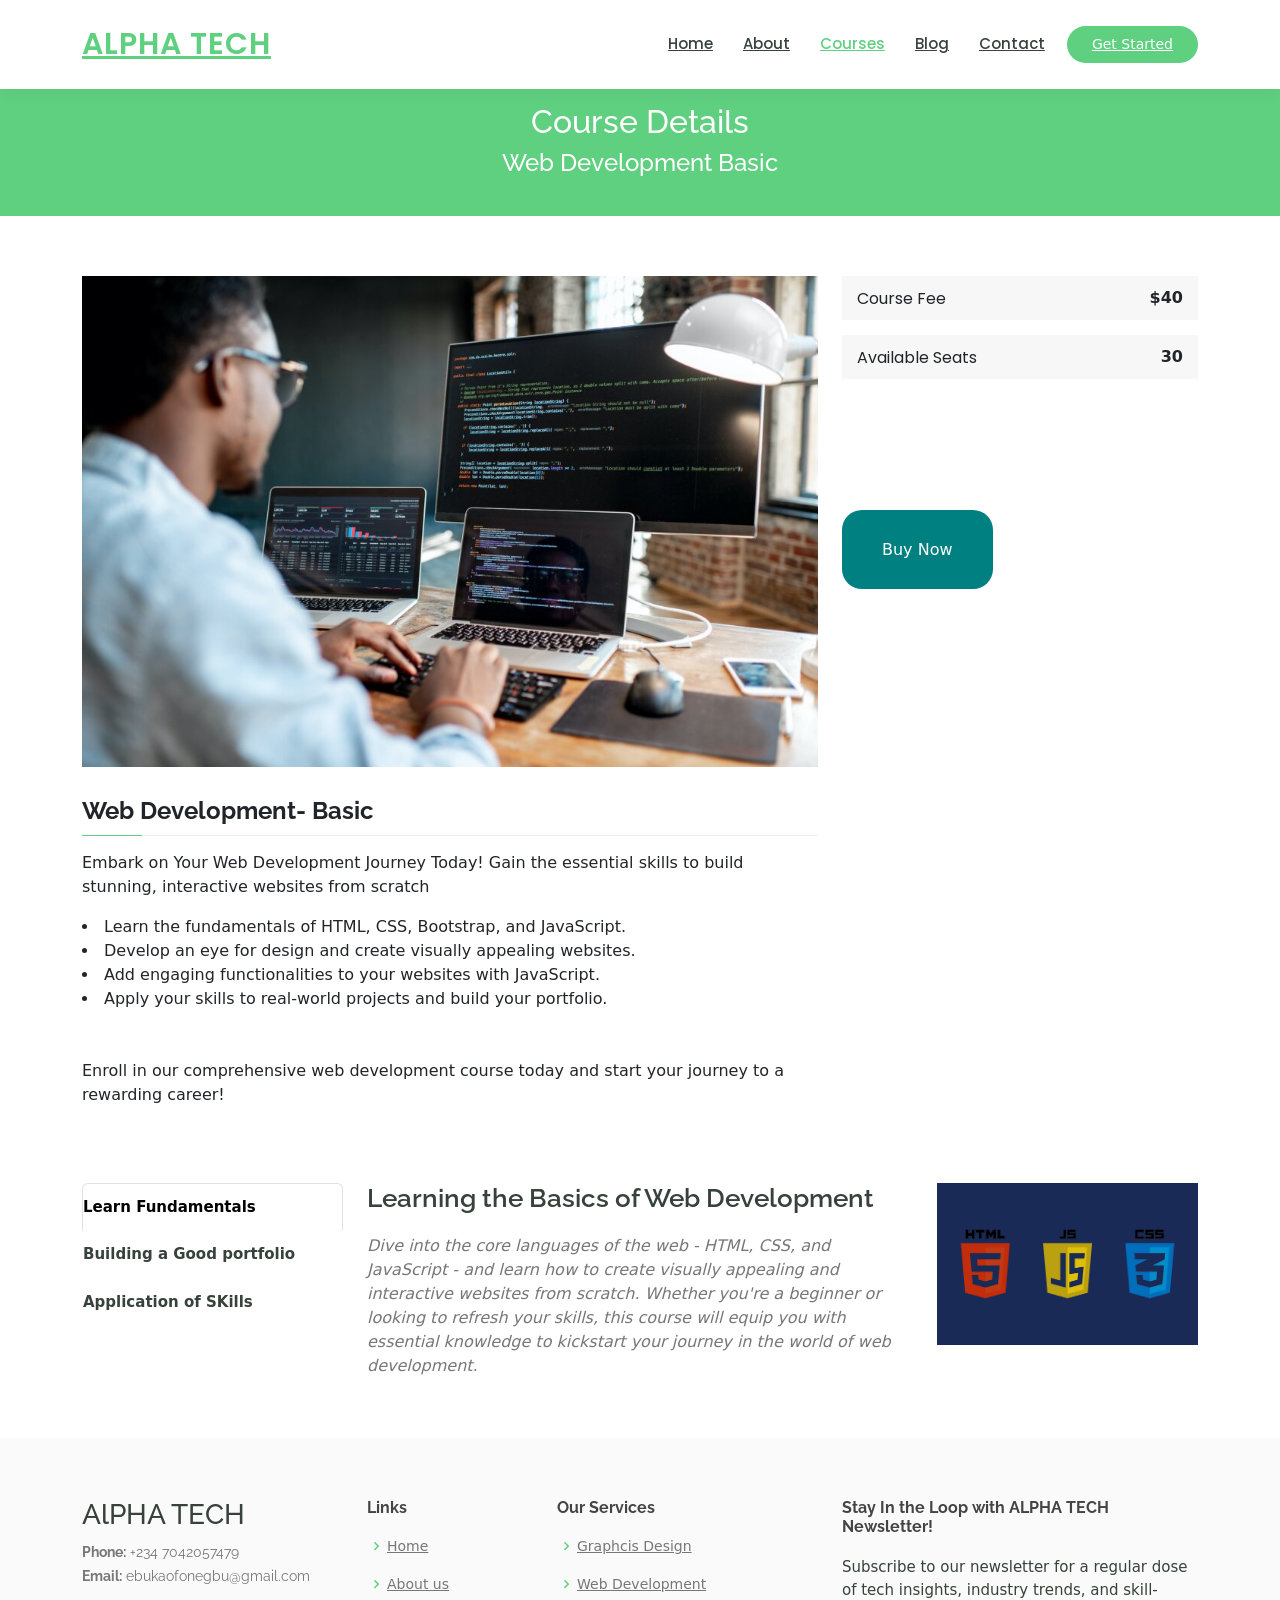
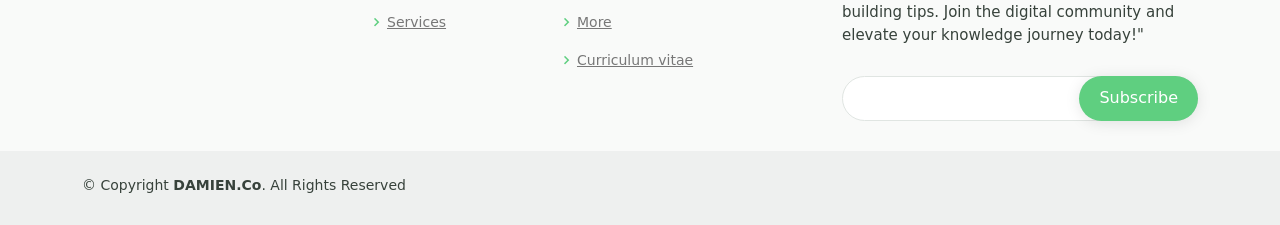
<file: Alpha-Tech-Website/web basic.html>
<!DOCTYPE html>
<html lang="en">

<head>
  <meta charset="utf-8">
  <meta content="width=device-width, initial-scale=1.0" name="viewport">

  <title>Course Details </title>
  <meta content="" name="description">
  <meta content="" name="keywords">

   <!-- Favicons -->
   <link href="assets/img/fav icon.jpg" rel="icon">
   <link href="assets/img/apple-touch-icon.png" rel="apple-touch-icon">
 
 
   <link href="https://fonts.googleapis.com/css?family=Open+Sans:300,300i,400,400i,600,600i,700,700i|Raleway:300,300i,400,400i,500,500i,600,600i,700,700i|Poppins:300,300i,400,400i,500,500i,600,600i,700,700i" rel="stylesheet">
 
   
   <link href="assets/vendor/animate.css/animate.min.css" rel="stylesheet">
   <link href="assets/vendor/aos/aos.css" rel="stylesheet">
   <link href="assets/vendor/bootstrap/css/bootstrap.min.css" rel="stylesheet">
   <link href="assets/vendor/bootstrap-icons/bootstrap-icons.css" rel="stylesheet">
   <link href="assets/vendor/boxicons/css/boxicons.min.css" rel="stylesheet">
   <link href="assets/vendor/remixicon/remixicon.css" rel="stylesheet">
   <link href="assets/vendor/swiper/swiper-bundle.min.css" rel="stylesheet">
 
   <!-- Template Main CSS File -->
   <link href="assets/css/style.css" rel="stylesheet">
 
   <link href="https://cdn.jsdelivr.net/npm/bootstrap@5.0.2/dist/css/bootstrap.min.css" rel="stylesheet" integrity="sha384-EVSTQN3/azprG1Anm3QDgpJLIm9Nao0Yz1ztcQTwFspd3yD65VohhpuuCOmLASjC" crossorigin="anonymous">
   <script src="https://cdn.jsdelivr.net/npm/bootstrap@5.0.2/dist/js/bootstrap.bundle.min.js" integrity="sha384-MrcW6ZMFYlzcLA8Nl+NtUVF0sA7MsXsP1UyJoMp4YLEuNSfAP+JcXn/tWtIaxVXM" crossorigin="anonymous"></script>
 
 </head>
 
 <body>
 
   <!-- ======= Header ======= -->
   <header id="header" class="fixed-top">
     <div class="container d-flex align-items-center">
 
       <h1 class="logo me-auto"><a href="index.html">Alpha Tech</a></h1>
       <!-- Uncomment below if you prefer to use an image logo -->
       <!-- <a href="index.html" class="logo me-auto"><img src="assets/img/logo.png" alt="" class="img-fluid"></a>-->
 
       <nav id="navbar" class="navbar order-last order-lg-0">
         <ul>
           <li><a href="index.html">Home</a></li>
           <li><a href="about.html">About</a></li>
           <li><a class="active" href="courses.html">Courses</a></li>
           <li><a href="Blog.html">Blog</a></li>
           <!-- <li><a href="pricing.html">Pricing</a></li> -->
 
           <!-- <li class="dropdown"><a href="#"><span>Drop Down</span> <i class="bi bi-chevron-down"></i></a>
             <ul>
               <li><a href="#">Drop Down 1</a></li>
               <li class="dropdown"><a href="#"><span>Deep Drop Down</span> <i class="bi bi-chevron-right"></i></a>
                 <ul>
                   <li><a href="#">Deep Drop Down 1</a></li>
                   <li><a href="#">Deep Drop Down 2</a></li>
                   <li><a href="#">Deep Drop Down 3</a></li>
                   <li><a href="#">Deep Drop Down 4</a></li>
                   <li><a href="#">Deep Drop Down 5</a></li>
                 </ul>
               </li>
               <li><a href="#">Drop Down 2</a></li>
               <li><a href="#">Drop Down 3</a></li>
               <li><a href="#">Drop Down 4</a></li>
             </ul>
           </li> -->
           <li><a href="contact.html">Contact</a></li>
         </ul>
         <i class="bi bi-list mobile-nav-toggle"></i>
       </nav><!-- .navbar -->
 
       <a href="courses.html" class="get-started-btn">Get Started</a>
 
     </div>
  </header><!-- End Header -->

  <main id="main">

    <!-- ======= Breadcrumbs ======= -->
    <div class="breadcrumbs" data-aos="fade-in">
      <div class="container">
        <h2>Course Details</h2>
        <h4>Web Development Basic </4>
      </div>
    </div><!-- End Breadcrumbs -->

    <!-- ======= Cource Details Section ======= -->
    <section id="course-details" class="course-details">
      <div class="container" data-aos="fade-up">

        <div class="row">
          <div class="col-lg-8">
            <img src="assets/img/course-1.jpg" class="img-fluid" alt="">
            <h3>Web Development- Basic</h3>
            <p> Embark on Your Web Development Journey Today!

                Gain the essential skills to build stunning, interactive websites from scratch</p>
            <p>
                <li> Learn the fundamentals of HTML, CSS, Bootstrap, and JavaScript. </li>
                <li>Develop an eye for design and create visually appealing websites.
                <li>Add engaging functionalities to your websites with JavaScript.
                <li>Apply your skills to real-world projects and build your portfolio.
                <br>
                <br>
                <br>
                Enroll in our comprehensive web development course today and start your journey to a rewarding career!
            </p>
          </div>
          <div class="col-lg-4">

            <!-- <div class="course-info d-flex justify-content-between align-items-center">
              <h5>Trainer</h5>
              <p><a href="#">Walter White</a></p>
            </div> -->

            <div class="course-info d-flex justify-content-between align-items-center">
              <h5>Course Fee</h5>
              <p>$40</p>
            </div>

            <div class="course-info d-flex justify-content-between align-items-center">
              <h5>Available Seats</h5>
              <p>30</p>
            </div>
<br>
<br>
<br>
<br>
            <div></div>
              
             <br><br> <a href="https://example.com/purchase" style="background-color: teal; color: #fff; padding: 30px 40px; border: none; border-radius: 20px; text-decoration: none;text-align: left;">Buy Now</a>
            </div>

          </div>
        </div>

      </div>
    </section><!-- End Cource Details Section -->

    <!-- ======= Cource Details Tabs Section ======= -->
    <section id="cource-details-tabs" class="cource-details-tabs">
      <div class="container" data-aos="fade-up">

        <div class="row">
          <div class="col-lg-3">
            <ul class="nav nav-tabs flex-column">
              <li class="nav-item">
                <a class="nav-link active show" data-bs-toggle="tab" href="#tab-1">
                    Learn Fundamentals
                </a>
              </li>
              <li class="nav-item">
                <a class="nav-link" data-bs-toggle="tab" href="#tab-2">Building a Good portfolio</a>
              </li>
              <li class="nav-item">
                <a class="nav-link" data-bs-toggle="tab" href="#tab-3">Application of SKills</a>
              </li>
              <!-- <li class="nav-item">
                <a class="nav-link" data-bs-toggle="tab" href="#tab-4">Nostrum qui quasi</a>
              </li>
              <li class="nav-item">
                <a class="nav-link" data-bs-toggle="tab" href="#tab-5">Iusto ut expedita aut</a>
              </li> -->
            </ul>
          </div>
          <div class="col-lg-9 mt-4 mt-lg-0">
            <div class="tab-content">
              <div class="tab-pane active show" id="tab-1">
                <div class="row">
                  <div class="col-lg-8 details order-2 order-lg-1">
                    <h3>Learning the Basics of Web Development</h3>
                    <p class="fst-italic">Dive into the core languages of the web - HTML, CSS, and JavaScript - and learn how to create visually appealing and interactive websites from scratch. Whether you're a beginner or looking to refresh your skills, this course will equip you with essential knowledge to kickstart your journey in the world of web development.</p>
                  </div>
                  <div class="col-lg-4 text-center order-1 order-lg-2">
                    <img src="assets/img/Web basic tab1.png" alt="" class="img-fluid">
                  </div>
                </div>
              </div>
              <div class="tab-pane" id="tab-2">
                <div class="row">
                  <div class="col-lg-8 details order-2 order-lg-1">
                    <h3>Building A Good portfolio</h3>
                    <p class="fst-italic">This course will teach you how to create a professional and polished web developer portfolio that will impress potential employers and clients. You will learn how to:

                      <li> Choose the right projects to showcase your skills and experience.</li>
                       <li> a visually appealing and easy-to-navigate portfolio website.</li>
                       <li> clear and concise project descriptions that highlight your technical skills and problem-solving abilities.</li>
                       
                       By the end of this course, you will have the skills and knowledge you need to create a portfolio that will help you land your dream job or client. 
                      </p>
                  </div>
                  <div class="col-lg-4 text-center order-1 order-lg-2">
                    <img src="assets/img/tab 4.png" alt="" class="img-fluid">
                  </div>
                </div>
              </div>
              <div class="tab-pane" id="tab-3">
                <div class="row">
                  <div class="col-lg-8 details order-2 order-lg-1">
                    <h3>Transform your Skill to a business</h3>
                    <p class="fst-italic"> This course will teach you the essential skills and knowledge you need to become a successful freelance web developer. You will learn how to:

                     <li> Identify your target market and niche</li>
                    <li> Market your services effectively</li>
                     <li> Build and manage relationships with clients</li>
                      
                      By the end of this course, you will be well-equipped to start or grow your own freelance web development business.
                      </p>
                  </div>
                  <div class="col-lg-4 text-center order-1 order-lg-2">
                    <img src="assets/img/tab3.png" alt="" class="img-fluid">
                  </div>
                </div>
              </div>
              <div class="tab-pane" id="tab-4">
                <div class="row">
                  <div class="col-lg-8 details order-2 order-lg-1">
                    <h3>Fuga dolores inventore laboriosam ut est accusamus laboriosam dolore</h3>
                    <p class="fst-italic">Totam aperiam accusamus. Repellat consequuntur iure voluptas iure porro quis delectus</p>
                    <p>Eaque consequuntur consequuntur libero expedita in voluptas. Nostrum ipsam necessitatibus aliquam fugiat debitis quis velit. Eum ex maxime error in consequatur corporis atque. Eligendi asperiores sed qui veritatis aperiam quia a laborum inventore</p>
                  </div>
                  <div class="col-lg-4 text-center order-1 order-lg-2">
                    <img src="assets/img/course-details-tab-4.png" alt="" class="img-fluid">
                  </div>
                </div>
              </div>
              <div class="tab-pane" id="tab-5">
                <div class="row">
                  <div class="col-lg-8 details order-2 order-lg-1">
                    <h3>Est eveniet ipsam sindera pad rone matrelat sando reda</h3>
                    <p class="fst-italic">Omnis blanditiis saepe eos autem qui sunt debitis porro quia.</p>
                    <p>Exercitationem nostrum omnis. Ut reiciendis repudiandae minus. Omnis recusandae ut non quam ut quod eius qui. Ipsum quia odit vero atque qui quibusdam amet. Occaecati sed est sint aut vitae molestiae voluptate vel</p>
                  </div>
                  <div class="col-lg-4 text-center order-1 order-lg-2">
                    <img src="assets/img/course-details-tab-5.png" alt="" class="img-fluid">
                  </div>
                </div>
              </div>
            </div>
          </div>
        </div>

      </div>
    </section><!-- End Cource Details Tabs Section -->

  </main><!-- End #main -->

 <!-- ======= Footer ======= -->
 <footer id="footer">

  <div class="footer-top">
    <div class="container">
      <div class="row">

        <div class="col-lg-3 col-md-6 footer-contact">
          <h3>AlPHA TECH</h3>
          <p>
            <!-- A108 Adam Street <br>
            New York, NY 535022<br>
            United States <br><br> -->
            <strong>Phone:</strong> +234 7042057479<br>
            <strong>Email:</strong> ebukaofonegbu@gmail.com<br>
          </p>
        </div>

        <div class="col-lg-2 col-md-6 footer-links">
          <h4>Links</h4>
            <ul>
              <li><i class="bx bx-chevron-right"></i> <a href="#">Home</a></li>
              <li><i class="bx bx-chevron-right"></i> <a href="#">About us</a></li>
              <li><i class="bx bx-chevron-right"></i> <a href="#">Services</a></li>
              <!-- <li><i class="bx bx-chevron-right"></i> <a href="#">Terms of service</a></li>
              <li><i class="bx bx-chevron-right"></i> <a href="#">Privacy policy</a></li>
            </ul> -->
          </div>

          <div class="col-lg-3 col-md-6 footer-links">
            <h4>Our Services</h4>
            <ul>
              <li><i class="bx bx-chevron-right"></i> <a href="courses.html">Graphcis Design</a></li>
              <li><i class="bx bx-chevron-right"></i> <a href="courses.html">Web Development</a></li>
              <li><i class="bx bx-chevron-right"></i> <a href="#">More</a></li>
              <li><i class="bx bx-chevron-right"></i> <a href="CV/index.html">Curriculum vitae</a></li>
            </ul>
        </div>

        <div class="col-lg-4 col-md-6 footer-newsletter">
          <h4>Stay In the Loop with ALPHA TECH Newsletter!</h4>
          <p>  
            Subscribe to our newsletter for a regular dose of tech insights, industry trends, and skill-building tips. Join the digital community and elevate your knowledge journey today!"</p>
          <form action="" method="post">
            <input type="email" name="email"><input type="submit" value="Subscribe">
          </form>
        </div>

      </div>
    </div>
  </div>

  <div class="container d-md-flex py-4">

    <div class="me-md-auto text-center text-md-start">
      <div class="copyright">
        &copy; Copyright <strong><span>DAMIEN.Co</span></strong>. All Rights Reserved
      </div>
      <div class="credits">
      
      </div>
    </div>
    <!-- <div class="social-links text-center text-md-right pt-3 pt-md-0">
      <a href="#" class="twitter"><i class="bx bxl-twitter"></i></a>
      <a href="#" class="facebook"><i class="bx bxl-facebook"></i></a>
      <a href="#" class="instagram"><i class="bx bxl-instagram"></i></a>
      <a href="#" class="google-plus"><i class="bx bxl-skype"></i></a>
      <a href="#" class="linkedin"><i class="bx bxl-linkedin"></i></a>
    </div> -->
  </div>
</footer><!-- End Footer -->


  <div id="preloader"></div>
  <a href="#" class="back-to-top d-flex align-items-center justify-content-center"><i class="bi bi-arrow-up-short"></i></a>

  <!-- Vendor JS Files -->
  <script src="assets/vendor/purecounter/purecounter_vanilla.js"></script>
  <script src="assets/vendor/aos/aos.js"></script>
  <script src="assets/vendor/bootstrap/js/bootstrap.bundle.min.js"></script>
  <script src="assets/vendor/swiper/swiper-bundle.min.js"></script>
  <script src="assets/vendor/php-email-form/validate.js"></script>

  <!-- Template Main JS File -->
  <script src="assets/js/main.js"></script>

  <script src="https://cdn.jsdelivr.net/npm/@popperjs/core@2.9.2/dist/umd/popper.min.js" integrity="sha384-IQsoLXl5PILFhosVNubq5LC7Qb9DXgDA9i+tQ8Zj3iwWAwPtgFTxbJ8NT4GN1R8p" crossorigin="anonymous"></script>
<script src="https://cdn.jsdelivr.net/npm/bootstrap@5.0.2/dist/js/bootstrap.min.js" integrity="sha384-cVKIPhGWiC2Al4u+LWgxfKTRIcfu0JTxR+EQDz/bgldoEyl4H0zUF0QKbrJ0EcQF" crossorigin="anonymous"></script> 
</body>

</html>
</file>
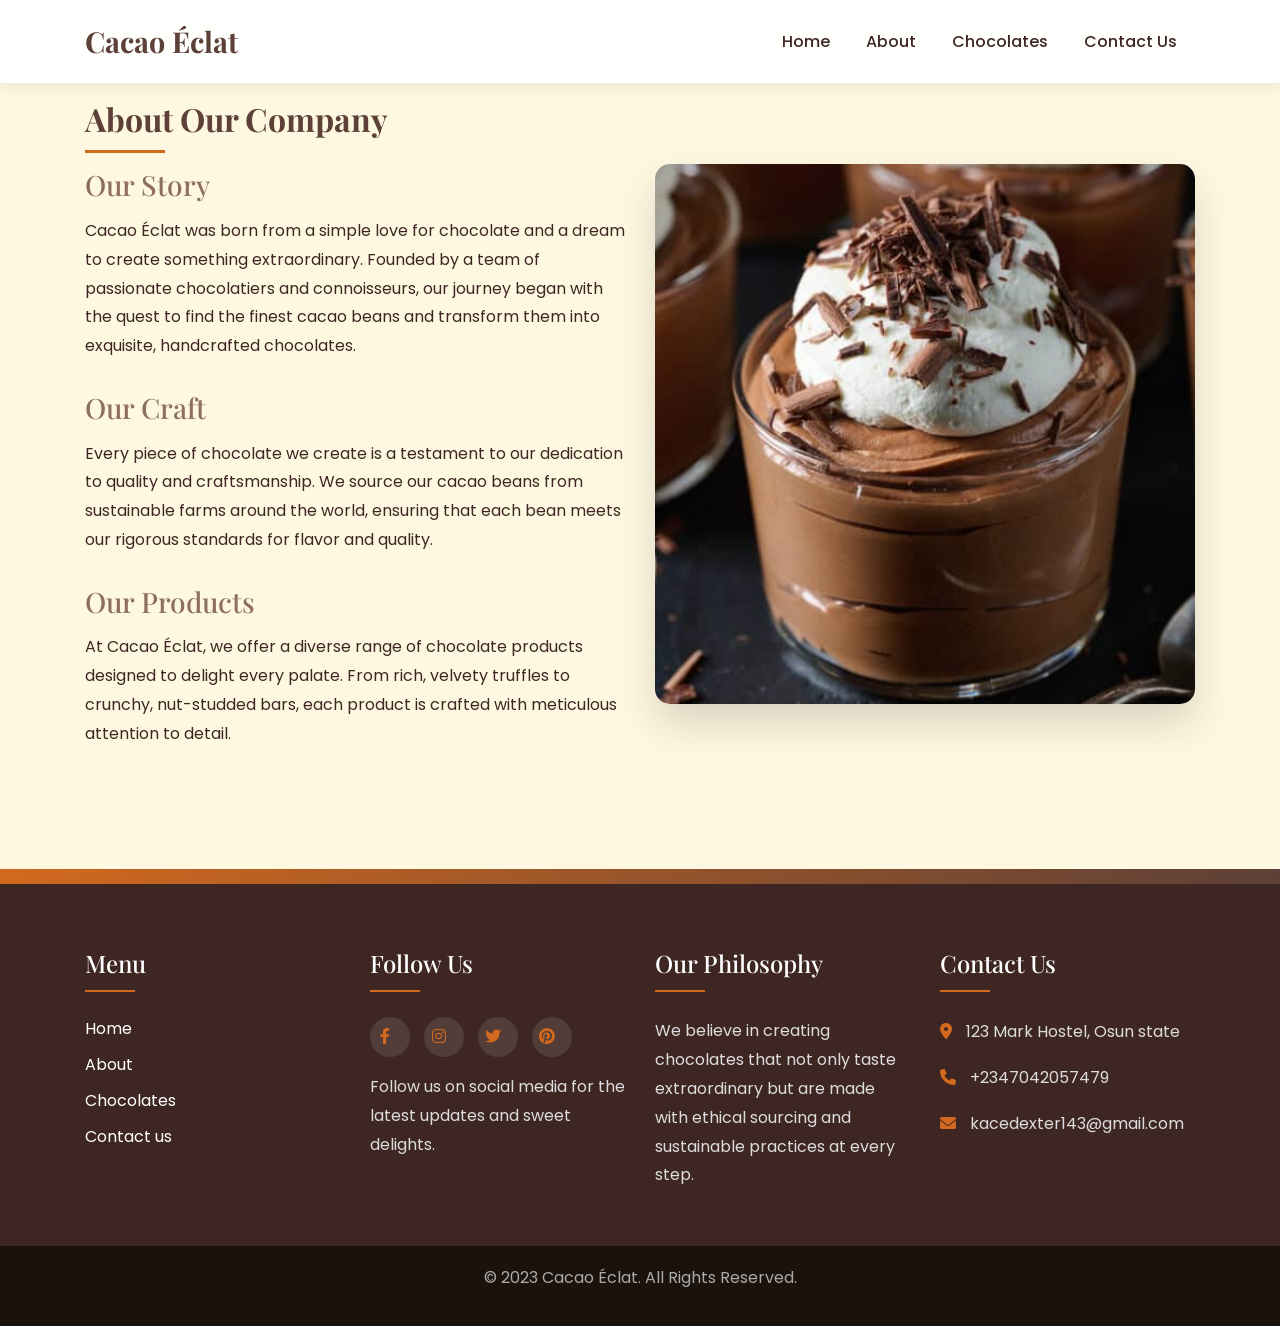
<file: 104/UPDATED CODE/about.html>
<!DOCTYPE html>
<html lang="en">

<head>
  <meta charset="utf-8" />
  <meta name="viewport" content="width=device-width, initial-scale=1, shrink-to-fit=no" />
  <title>Cacao Éclat - Artisan Chocolate</title>
  <link rel="icon" href="images/fav icon.jpg" type="image/x-icon">
  
  <!-- Bootstrap core CSS -->
  <link rel="stylesheet" href="https://maxcdn.bootstrapcdn.com/bootstrap/4.5.2/css/bootstrap.min.css">
  
  <!-- Font Awesome -->
  <link rel="stylesheet" href="https://cdnjs.cloudflare.com/ajax/libs/font-awesome/6.0.0-beta3/css/all.min.css">
  
  <!-- Google Fonts -->
  <link href="https://fonts.googleapis.com/css2?family=Playfair+Display:wght@400;700&family=Poppins:wght@300;400;500;600&display=swap" rel="stylesheet">
  
  <!-- Animate.css -->
  <link rel="stylesheet" href="https://cdnjs.cloudflare.com/ajax/libs/animate.css/4.1.1/animate.min.css">
  
  <!-- Custom CSS -->
  <style>
    :root {
      --primary-color: #5D4037;
      --secondary-color: #8D6E63;
      --accent-color: #D2691E;
      --light-color: #FFF8E1;
      --dark-color: #3E2723;
    }
    
    body {
      font-family: 'Poppins', sans-serif;
      color: #333;
      overflow-x: hidden;
    }
    
    .hero_area {
      position: relative;
    }
    
    .navbar {
      padding: 15px 0;
      background-color: rgba(255, 255, 255, 0.95) !important;
      box-shadow: 0 2px 15px rgba(0,0,0,0.1);
      transition: all 0.3s ease;
    }
    
    .navbar.scrolled {
      padding: 10px 0;
      background-color: rgba(255,255,255,0.98) !important;
    }
    
    .navbar-brand {
      font-family: 'Playfair Display', serif;
      font-weight: 700;
      font-size: 1.8rem;
      color: var(--primary-color) !important;
      transition: all 0.3s ease;
    }
    
    .nav-link {
      font-weight: 500;
      color: var(--dark-color) !important;
      margin: 0 10px;
      position: relative;
      transition: all 0.3s ease;
    }
    
    .nav-link:hover {
      color: var(--accent-color) !important;
    }
    
    .nav-link:after {
      content: '';
      position: absolute;
      width: 0;
      height: 2px;
      bottom: 0;
      left: 0;
      background-color: var(--accent-color);
      transition: width 0.3s ease;
    }
    
    .nav-link:hover:after {
      width: 100%;
    }
    
    .about_section {
      padding: 100px 0;
      background-color: var(--light-color);
    }
    
    .about_section h2 {
      font-family: 'Playfair Display', serif;
      font-weight: 700;
      color: var(--primary-color);
      position: relative;
      margin-bottom: 30px;
    }
    
    .about_section h2:after {
      content: '';
      position: absolute;
      width: 80px;
      height: 3px;
      bottom: -15px;
      left: 0;
      background-color: var(--accent-color);
    }
    
    .about_section h3 {
      font-family: 'Playfair Display', serif;
      color: var(--secondary-color);
      margin-top: 30px;
      margin-bottom: 15px;
    }
    
    .about_section p {
      color: var(--dark-color);
      line-height: 1.8;
      margin-bottom: 20px;
    }
    
    .img-box {
      position: relative;
      border-radius: 15px;
      overflow: hidden;
      box-shadow: 0 20px 40px rgba(0,0,0,0.15);
      transition: all 0.5s ease;
    }
    
    .img-box:hover {
      transform: translateY(-10px);
      box-shadow: 0 30px 50px rgba(0,0,0,0.2);
    }
    
    .img-box img {
      width: 100%;
      height: auto;
      transition: transform 0.5s ease;
    }
    
    .img-box:hover img {
      transform: scale(1.05);
    }
    
    .info_section {
      padding: 80px 0 40px;
      background-color: var(--dark-color);
      color: white;
      position: relative;
    }
    
    .info_section:before {
      content: '';
      position: absolute;
      top: 0;
      left: 0;
      width: 100%;
      height: 15px;
      background: linear-gradient(to right, var(--accent-color), var(--primary-color));
    }
    
    .info_section h4 {
      font-family: 'Playfair Display', serif;
      position: relative;
      padding-bottom: 15px;
      margin-bottom: 25px;
    }
    
    .info_section h4:after {
      content: '';
      position: absolute;
      width: 50px;
      height: 2px;
      bottom: 0;
      left: 0;
      background-color: var(--accent-color);
    }
    
    .info_section ul {
      list-style: none;
      padding: 0;
    }
    
    .info_section ul li {
      margin-bottom: 12px;
      transition: all 0.3s ease;
    }
    
    .info_section ul li:hover {
      transform: translateX(5px);
    }
    
    .info_section ul li a {
      color: white;
      text-decoration: none;
      transition: all 0.3s ease;
    }
    
    .info_section ul li a:hover {
      color: var(--accent-color);
    }
    
    .info_section p, .info_section i {
      color: #ddd;
      line-height: 1.8;
    }
    
    .info_section i {
      margin-right: 10px;
      color: var(--accent-color);
    }
    
    .social-icons {
      margin-top: 20px;
    }
    
    .social-icons a {
      display: inline-block;
      width: 40px;
      height: 40px;
      background-color: rgba(255,255,255,0.1);
      color: white;
      border-radius: 50%;
      text-align: center;
      line-height: 40px;
      margin-right: 10px;
      transition: all 0.3s ease;
    }
    
    .social-icons a:hover {
      background-color: var(--accent-color);
      transform: translateY(-5px);
    }
    
    footer {
      background-color: #1a120b;
      padding: 20px 0;
      text-align: center;
      color: #aaa;
    }
    
    /* Animations */
    .animate-up {
      animation: fadeInUp 1s ease both;
    }
    
    .animate-left {
      animation: fadeInLeft 1s ease both;
    }
    
    .animate-right {
      animation: fadeInRight 1s ease both;
    }
    
    .delay-1 {
      animation-delay: 0.2s;
    }
    
    .delay-2 {
      animation-delay: 0.4s;
    }
    
    .delay-3 {
      animation-delay: 0.6s;
    }
    
    @media (max-width: 768px) {
      .about_section {
        padding: 60px 0;
      }
      
      .about_section h2 {
        font-size: 1.8rem;
      }
      
      .img-box {
        margin-top: 30px;
      }
    }
  </style>
</head>

<body class="sub_page">
  <div class="hero_area">
    <!-- Header Section -->
    <nav class="navbar navbar-expand-lg navbar-light fixed-top">
      <div class="container">
        <a class="navbar-brand animate-left" href="COS.p.html">Cacao Éclat</a>
        <button class="navbar-toggler" type="button" data-toggle="collapse" data-target="#navbarNav" aria-controls="navbarNav" aria-expanded="false" aria-label="Toggle navigation">
          <span class="navbar-toggler-icon"></span>
        </button>
        <div class="collapse navbar-collapse" id="navbarNav">
          <ul class="navbar-nav ml-auto">
            <li class="nav-item active">
              <a class="nav-link" href="COS.p.html">Home</a>
            </li>
            <li class="nav-item">
              <a class="nav-link" href="about.html">About</a>
            </li>
            <li class="nav-item">
              <a class="nav-link" href="chocolate.html">Chocolates</a>
            </li>
            <li class="nav-item">
              <a class="nav-link" href="contact.html">Contact Us</a>
            </li>
          </ul>
        </div>
      </div>
    </nav>
  </div>

  <!-- About Section -->
  <section class="about_section layout_padding">
    <div class="container">
      <div class="row align-items-center">
        <div class="col-lg-6 animate-left">
          <div class="detail-box">
            <h2>About Our Company</h2>
            <h3>Our Story</h3>
            <p>Cacao Éclat was born from a simple love for chocolate and a dream to create something extraordinary. Founded by a team of passionate chocolatiers and connoisseurs, our journey began with the quest to find the finest cacao beans and transform them into exquisite, handcrafted chocolates.</p>
            <h3>Our Craft</h3>
            <p>Every piece of chocolate we create is a testament to our dedication to quality and craftsmanship. We source our cacao beans from sustainable farms around the world, ensuring that each bean meets our rigorous standards for flavor and quality.</p>
            <h3>Our Products</h3>
            <p>At Cacao Éclat, we offer a diverse range of chocolate products designed to delight every palate. From rich, velvety truffles to crunchy, nut-studded bars, each product is crafted with meticulous attention to detail.</p>
          </div>
        </div>
        <div class="col-lg-6 animate-right delay-1">
          <div class="img-box">
            <img src="images/chocolate2.jpg" alt="About Us" class="img-fluid">
          </div>
        </div>
      </div>
    </div>
  </section>

  <!-- Info Section -->
  <section class="info_section layout_padding2">
    <div class="container">
      <div class="row">
        <div class="col-md-6 col-lg-3 mb-4 mb-lg-0">
          <h4>Menu</h4>
          <ul>
            <li><a href="COS.p.html">Home</a></li>
            <li><a href="about.html">About</a></li>
            <li><a href="chocolates.html">Chocolates</a></li>
            <li><a href="contact.html">Contact us</a></li>
          </ul>
        </div>
        <div class="col-md-6 col-lg-3 mb-4 mb-lg-0">
          <h4>Follow Us</h4>
          <div class="social-icons">
            <a href="#"><i class="fab fa-facebook-f"></i></a>
            <a href="#"><i class="fab fa-instagram"></i></a>
            <a href="#"><i class="fab fa-twitter"></i></a>
            <a href="#"><i class="fab fa-pinterest"></i></a>
          </div>
          <p class="mt-3">Follow us on social media for the latest updates and sweet delights.</p>
        </div>
        <div class="col-md-6 col-lg-3 mb-4 mb-md-0">
          <h4>Our Philosophy</h4>
          <p>We believe in creating chocolates that not only taste extraordinary but are made with ethical sourcing and sustainable practices at every step.</p>
        </div>
        <div class="col-md-6 col-lg-3">
          <h4>Contact Us</h4>
          <p><i class="fas fa-map-marker-alt"></i> 123 Mark Hostel, Osun state</p>
          <p><i class="fas fa-phone"></i> +2347042057479</p>
          <p><i class="fas fa-envelope"></i> kacedexter143@gmail.com</p>
        </div>
      </div>
    </div>
  </section>

  <footer>
    <div class="container">
      <p>&copy; 2023 Cacao Éclat. All Rights Reserved.</p>
    </div>
  </footer>

  <!-- Bootstrap JS -->
  <script src="https://code.jquery.com/jquery-3.5.1.min.js"></script>
  <script src="https://cdn.jsdelivr.net/npm/@popperjs/core@2.9.2/dist/umd/popper.min.js"></script>
  <script src="https://maxcdn.bootstrapcdn.com/bootstrap/4.5.2/js/bootstrap.min.js"></script>
  
  <script>
    // Navbar scroll effect
    $(window).scroll(function() {
      if ($(this).scrollTop() > 50) {
        $('.navbar').addClass('scrolled');
      } else {
        $('.navbar').removeClass('scrolled');
      }
    });
    
    // Animation on scroll
    $(document).ready(function() {
      $('.animate-up, .animate-left, .animate-right').each(function() {
        $(this).css('opacity', '0');
      });
      
      $(window).scroll(function() {
        $('.animate-up, .animate-left, .animate-right').each(function() {
          var position = $(this).offset().top;
          var scroll = $(window).scrollTop();
          var windowHeight = $(window).height();
          
          if (scroll + windowHeight * 0.7 > position) {
            $(this).css('opacity', '1');
          }
        });
      }).scroll();
    });
  </script>
</body>
</html>
</file>
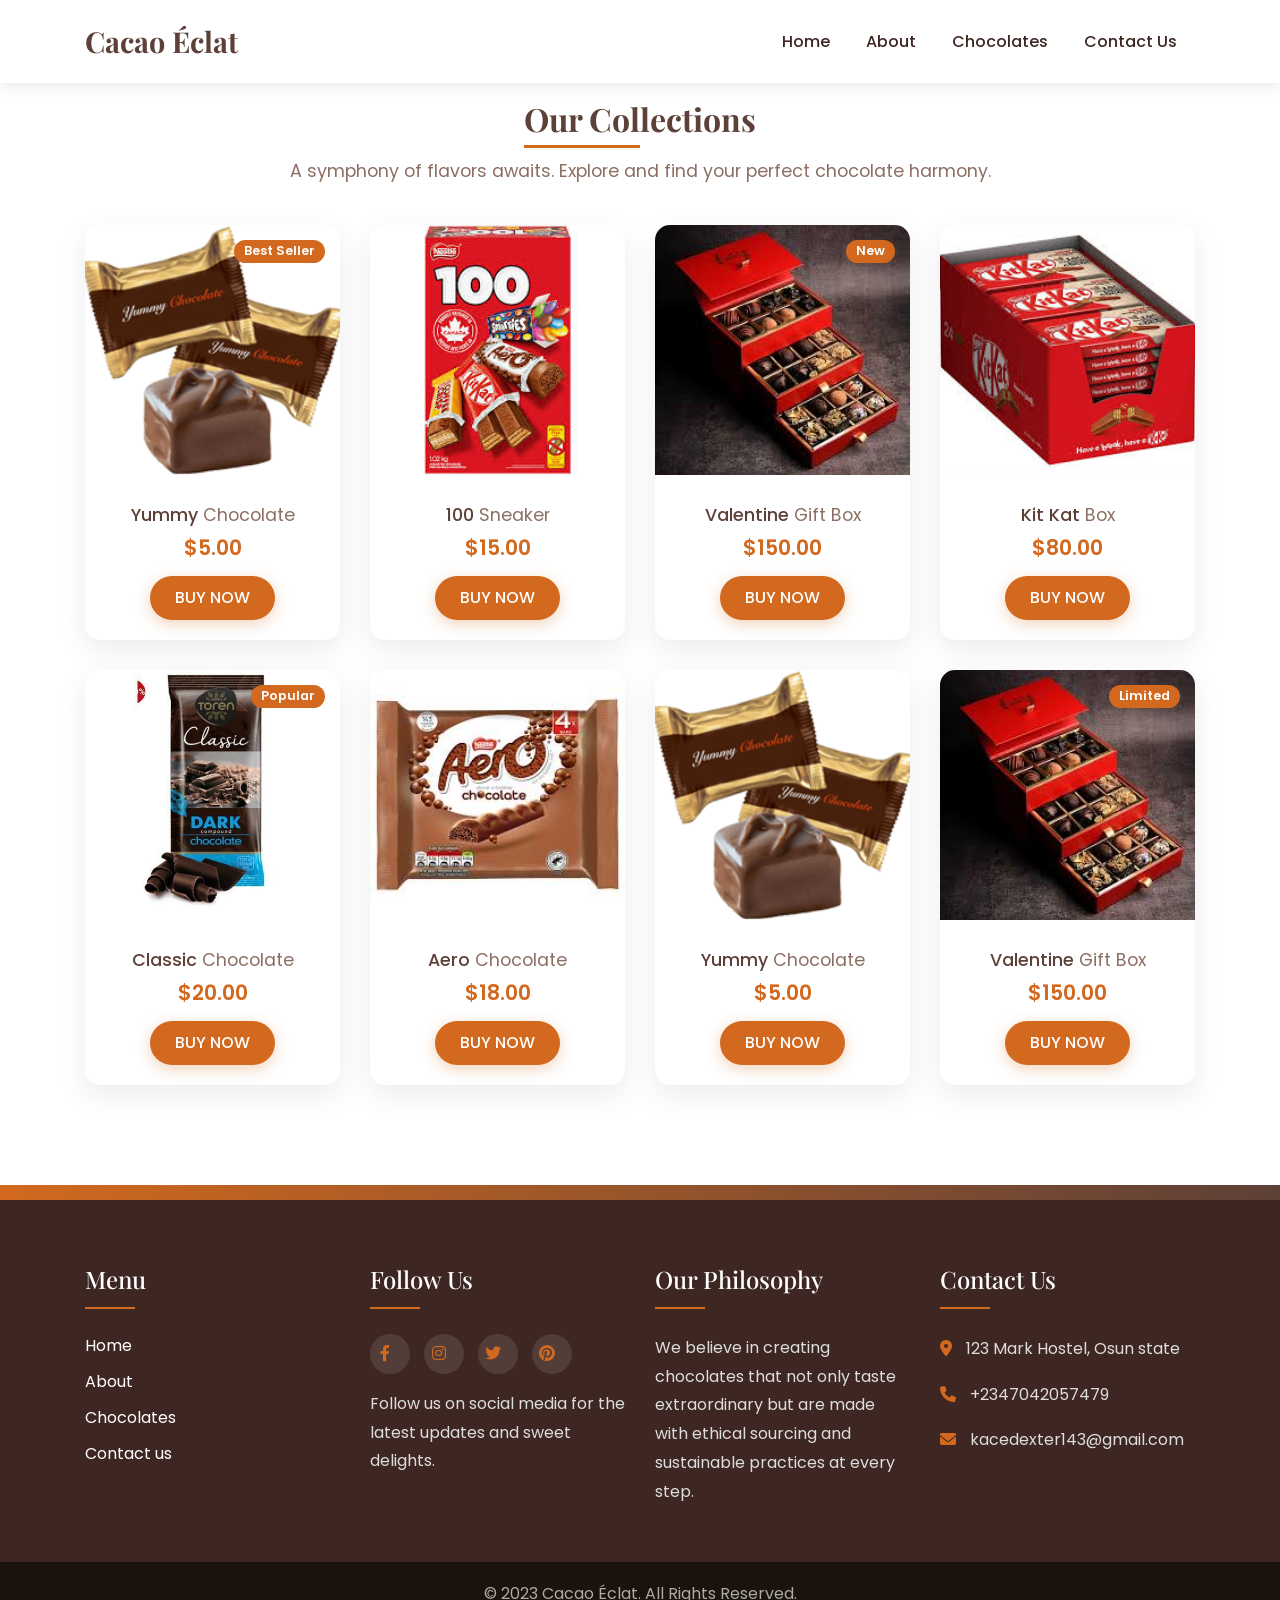
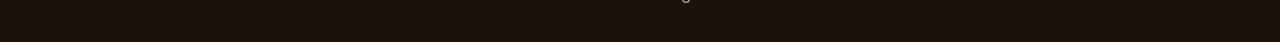
<file: 104/UPDATED CODE/chocolate.html>
<!DOCTYPE html>
<html lang="en">

<head>
  <meta charset="UTF-8">
  <meta name="viewport" content="width=device-width, initial-scale=1, shrink-to-fit=no">
  <title>Premium Chocolate Collections | Cacao Éclat</title>
  <link rel="stylesheet" href="https://maxcdn.bootstrapcdn.com/bootstrap/4.5.2/css/bootstrap.min.css">
  <link href="https://fonts.googleapis.com/css2?family=Playfair+Display:wght@400;700&family=Poppins:wght@300;400;500;600&display=swap" rel="stylesheet">
  <link rel="stylesheet" href="https://cdnjs.cloudflare.com/ajax/libs/font-awesome/6.0.0-beta3/css/all.min.css">
  <link rel="stylesheet" href="https://cdnjs.cloudflare.com/ajax/libs/animate.css/4.1.1/animate.min.css">
  <link rel="icon" href="images/fav icon.jpg" type="image/x-icon">

  <style>
    :root {
      --primary-color: #5D4037;
      --secondary-color: #8D6E63;
      --accent-color: #D2691E;
      --light-color: #FFF8E1;
      --dark-color: #3E2723;
    }
    
    body {
      font-family: 'Poppins', sans-serif;
      color: #333;
      background-color: #f9f5f0;
    }
    
    .hero_area {
      position: relative;
    }
    
    .navbar {
      padding: 15px 0;
      background-color: rgba(255, 255, 255, 0.95) !important;
      box-shadow: 0 2px 15px rgba(0,0,0,0.1);
      transition: all 0.3s ease;
    }
    
    .navbar.scrolled {
      padding: 10px 0;
      background-color: rgba(255,255,255,0.98) !important;
    }
    
    .navbar-brand {
      font-family: 'Playfair Display', serif;
      font-weight: 700;
      font-size: 1.8rem;
      color: var(--primary-color) !important;
      transition: all 0.3s ease;
    }
    
    .nav-link {
      font-weight: 500;
      color: var(--dark-color) !important;
      margin: 0 10px;
      position: relative;
      transition: all 0.3s ease;
    }
    
    .nav-link:hover {
      color: var(--accent-color) !important;
    }
    
    .nav-link:after {
      content: '';
      position: absolute;
      width: 0;
      height: 2px;
      bottom: 0;
      left: 0;
      background-color: var(--accent-color);
      transition: width 0.3s ease;
    }
    
    .nav-link:hover:after {
      width: 100%;
    }
    
    .chocolate_section {
      padding: 100px 0;
      background-color: #fff;
    }
    
    .heading_container h2 {
      font-family: 'Playfair Display', serif;
      font-weight: 700;
      color: var(--primary-color);
      margin-bottom: 20px;
      position: relative;
      display: inline-block;
    }
    
    .heading_container h2:after {
      content: '';
      position: absolute;
      width: 50%;
      height: 3px;
      bottom: -10px;
      left: 0;
      background-color: var(--accent-color);
    }
    
    .heading_container p {
      color: var(--secondary-color);
      font-size: 1.1rem;
      margin-bottom: 40px;
    }
    
    .chocolate_container {
      display: flex;
      flex-wrap: wrap;
      gap: 30px;
      justify-content: center;
    }
    
    .box {
      flex: 1 1 calc(25% - 30px);
      min-width: 250px;
      box-shadow: 0 10px 30px rgba(0,0,0,0.08);
      border-radius: 15px;
      overflow: hidden;
      transition: all 0.5s cubic-bezier(0.175, 0.885, 0.32, 1.275);
      background: white;
      position: relative;
    }
    
    .box:hover {
      transform: translateY(-15px);
      box-shadow: 0 15px 40px rgba(0,0,0,0.15);
    }
    
    .img-box {
      height: 250px;
      overflow: hidden;
    }
    
    .img-box img {
      width: 100%;
      height: 100%;
      object-fit: cover;
      transition: transform 0.5s ease;
    }
    
    .box:hover .img-box img {
      transform: scale(1.1);
    }
    
    .detail-box {
      padding: 20px;
      text-align: center;
    }
    
    .detail-box h6 {
      font-size: 1.1rem;
      margin: 10px 0;
      color: var(--primary-color);
    }
    
    .detail-box h6 span {
      color: var(--secondary-color);
      font-weight: 400;
    }
    
    .detail-box h5 {
      font-size: 1.3rem;
      color: var(--accent-color);
      margin-bottom: 15px;
      font-weight: 600;
    }
    
    .detail-box a {
      display: inline-block;
      text-decoration: none;
      color: white;
      background-color: var(--accent-color);
      padding: 10px 25px;
      border-radius: 30px;
      font-weight: 500;
      transition: all 0.3s ease;
      box-shadow: 0 4px 15px rgba(210, 105, 30, 0.3);
    }
    
    .detail-box a:hover {
      background-color: var(--primary-color);
      transform: translateY(-3px);
      box-shadow: 0 6px 20px rgba(210, 105, 30, 0.4);
    }
    
    .badge {
      position: absolute;
      top: 15px;
      right: 15px;
      background-color: var(--accent-color);
      color: white;
      padding: 5px 10px;
      border-radius: 20px;
      font-size: 0.8rem;
      font-weight: 600;
      z-index: 1;
    }
    
    .info_section {
      padding: 80px 0 40px;
      background-color: var(--dark-color);
      color: white;
      position: relative;
    }
    
    .info_section:before {
      content: '';
      position: absolute;
      top: 0;
      left: 0;
      width: 100%;
      height: 15px;
      background: linear-gradient(to right, var(--accent-color), var(--primary-color));
    }
    
    .info_section h4 {
      font-family: 'Playfair Display', serif;
      position: relative;
      padding-bottom: 15px;
      margin-bottom: 25px;
    }
    
    .info_section h4:after {
      content: '';
      position: absolute;
      width: 50px;
      height: 2px;
      bottom: 0;
      left: 0;
      background-color: var(--accent-color);
    }
    
    .info_section ul {
      list-style: none;
      padding: 0;
    }
    
    .info_section ul li {
      margin-bottom: 12px;
      transition: all 0.3s ease;
    }
    
    .info_section ul li:hover {
      transform: translateX(5px);
    }
    
    .info_section ul li a {
      color: white;
      text-decoration: none;
      transition: all 0.3s ease;
    }
    
    .info_section ul li a:hover {
      color: var(--accent-color);
    }
    
    .info_section p, .info_section i {
      color: #ddd;
      line-height: 1.8;
    }
    
    .info_section i {
      margin-right: 10px;
      color: var(--accent-color);
    }
    
    .social-icons {
      margin-top: 20px;
    }
    
    .social-icons a {
      display: inline-block;
      width: 40px;
      height: 40px;
      background-color: rgba(255,255,255,0.1);
      color: white;
      border-radius: 50%;
      text-align: center;
      line-height: 40px;
      margin-right: 10px;
      transition: all 0.3s ease;
    }
    
    .social-icons a:hover {
      background-color: var(--accent-color);
      transform: translateY(-5px);
    }
    
    footer {
      background-color: #1a120b;
      padding: 20px 0;
      text-align: center;
      color: #aaa;
    }
    
    /* Animations */
    .fade-up {
      opacity: 0;
      transform: translateY(30px);
      animation: fadeInUp 0.8s cubic-bezier(0.175, 0.885, 0.32, 1.275) forwards;
    }
    
    .delay-1 {
      animation-delay: 0.1s;
    }
    
    .delay-2 {
      animation-delay: 0.2s;
    }
    
    .delay-3 {
      animation-delay: 0.3s;
    }
    
    .delay-4 {
      animation-delay: 0.4s;
    }
    
    .delay-5 {
      animation-delay: 0.5s;
    }
    
    .delay-6 {
      animation-delay: 0.6s;
    }
    
    .delay-7 {
      animation-delay: 0.7s;
    }
    
    .delay-8 {
      animation-delay: 0.8s;
    }
    
    @media (max-width: 992px) {
      .box {
        flex: 1 1 calc(33% - 30px);
      }
    }
    
    @media (max-width: 768px) {
      .box {
        flex: 1 1 calc(50% - 30px);
      }
      
      .chocolate_section {
        padding: 60px 0;
      }
    }
    
    @media (max-width: 576px) {
      .box {
        flex: 1 1 100%;
      }
    }
  </style>
</head>

<body class="sub_page">
  <div class="hero_area">
    <!-- Header Section -->
    <nav class="navbar navbar-expand-lg navbar-light fixed-top">
      <div class="container">
        <a class="navbar-brand" href="COS.p.html">Cacao Éclat</a>
        <button class="navbar-toggler" type="button" data-toggle="collapse" data-target="#navbarNav" aria-controls="navbarNav" aria-expanded="false" aria-label="Toggle navigation">
          <span class="navbar-toggler-icon"></span>
        </button>
        <div class="collapse navbar-collapse" id="navbarNav">
          <ul class="navbar-nav ml-auto">
            <li class="nav-item active">
              <a class="nav-link" href="COS.p.html">Home</a>
            </li>
            <li class="nav-item">
              <a class="nav-link" href="about.html">About</a>
            </li>
            <li class="nav-item">
              <a class="nav-link" href="chocolate.html">Chocolates</a>
            </li>
            <li class="nav-item">
              <a class="nav-link" href="contact.html">Contact Us</a>
            </li>
          </ul>
        </div>
      </div>
    </nav>
  </div>

  <!-- Products Section -->
  <section class="chocolate_section layout_padding">
    <div class="container">
      <div class="heading_container text-center">
        <h2 class="animate__animated animate__fadeInDown">Our Collections</h2>
        <p class="animate__animated animate__fadeIn animate__delay-1s">A symphony of flavors awaits. Explore and find your perfect chocolate harmony.</p>
      </div>
      <div class="chocolate_container">
        <!-- Chocolate Product 1 -->
        <div class="box fade-up delay-1">
          <span class="badge">Best Seller</span>
          <div class="img-box">
            <img src="images/chocolate1.png" alt="Yummy Chocolate">
          </div>
          <div class="detail-box">
            <h6>Yummy <span>Chocolate</span></h6>
            <h5>$5.00</h5>
            <a href="">BUY NOW</a>
          </div>
        </div>
        
        <!-- Chocolate Product 2 -->
        <div class="box fade-up delay-2">
          <div class="img-box">
            <img src="images/pr1.jpeg" alt="100 Sneaker">
          </div>
          <div class="detail-box">
            <h6>100 <span>Sneaker</span></h6>
            <h5>$15.00</h5>
            <a href="">BUY NOW</a>
          </div>
        </div>
        
        <!-- Chocolate Product 3 -->
        <div class="box fade-up delay-3">
          <span class="badge">New</span>
          <div class="img-box">
            <img src="images/pr2.jpeg" alt="Valentine Gift Box">
          </div>
          <div class="detail-box">
            <h6>Valentine <span>Gift Box</span></h6>
            <h5>$150.00</h5>
            <a href="">BUY NOW</a>
          </div>
        </div>
        
        <!-- Chocolate Product 4 -->
        <div class="box fade-up delay-4">
          <div class="img-box">
            <img src="images/pr6.jpeg" alt="Kit Kat Box">
          </div>
          <div class="detail-box">
            <h6>Kit Kat <span>Box</span></h6>
            <h5>$80.00</h5>
            <a href="">BUY NOW</a>
          </div>
        </div>
        
        <!-- Chocolate Product 5 -->
        <div class="box fade-up delay-5">
          <span class="badge">Popular</span>
          <div class="img-box">
            <img src="images/pr4.jpg" alt="Classic Chocolate">
          </div>
          <div class="detail-box">
            <h6>Classic <span>Chocolate</span></h6>
            <h5>$20.00</h5>
            <a href="">BUY NOW</a>
          </div>
        </div>
        
        <!-- Chocolate Product 6 -->
        <div class="box fade-up delay-6">
          <div class="img-box">
            <img src="images/pr8.jpeg" alt="Aero Chocolate">
          </div>
          <div class="detail-box">
            <h6>Aero <span>Chocolate</span></h6>
            <h5>$18.00</h5>
            <a href="">BUY NOW</a>
          </div>
        </div>
        
        <!-- Chocolate Product 7 -->
        <div class="box fade-up delay-7">
          <div class="img-box">
            <img src="images/chocolate1.png" alt="Yummy Chocolate">
          </div>
          <div class="detail-box">
            <h6>Yummy <span>Chocolate</span></h6>
            <h5>$5.00</h5>
            <a href="">BUY NOW</a>
          </div>
        </div>
        
        <!-- Chocolate Product 8 -->
        <div class="box fade-up delay-8">
          <span class="badge">Limited</span>
          <div class="img-box">
            <img src="images/pr2.jpeg" alt="Valentine Gift Box">
          </div>
          <div class="detail-box">
            <h6>Valentine <span>Gift Box</span></h6>
            <h5>$150.00</h5>
            <a href="">BUY NOW</a>
          </div>
        </div>
      </div>
    </div>
  </section>

  <!-- Info Section -->
  <section class="info_section">
    <div class="container">
      <div class="row">
        <div class="col-md-6 col-lg-3 mb-4 mb-lg-0">
          <h4>Menu</h4>
          <ul>
            <li><a href="COS.p.html">Home</a></li>
            <li><a href="about.html">About</a></li>
            <li><a href="chocolate.html">Chocolates</a></li>
            <li><a href="contact.html">Contact us</a></li>
          </ul>
        </div>
        <div class="col-md-6 col-lg-3 mb-4 mb-lg-0">
          <h4>Follow Us</h4>
          <div class="social-icons">
            <a href="#"><i class="fab fa-facebook-f"></i></a>
            <a href="#"><i class="fab fa-instagram"></i></a>
            <a href="#"><i class="fab fa-twitter"></i></a>
            <a href="#"><i class="fab fa-pinterest"></i></a>
          </div>
          <p class="mt-3">Follow us on social media for the latest updates and sweet delights.</p>
        </div>
        <div class="col-md-6 col-lg-3 mb-4 mb-md-0">
          <h4>Our Philosophy</h4>
          <p>We believe in creating chocolates that not only taste extraordinary but are made with ethical sourcing and sustainable practices at every step.</p>
        </div>
        <div class="col-md-6 col-lg-3">
          <h4>Contact Us</h4>
          <p><i class="fas fa-map-marker-alt"></i> 123 Mark Hostel, Osun state</p>
          <p><i class="fas fa-phone"></i> +2347042057479</p>
          <p><i class="fas fa-envelope"></i> kacedexter143@gmail.com</p>
        </div>
      </div>
    </div>
  </section>

  <footer>
    <div class="container">
      <p>&copy; 2023 Cacao Éclat. All Rights Reserved.</p>
    </div>
  </footer>

  <!-- Scripts -->
  <script src="https://code.jquery.com/jquery-3.5.1.min.js"></script>
  <script src="https://cdn.jsdelivr.net/npm/@popperjs/core@2.9.2/dist/umd/popper.min.js"></script>
  <script src="https://maxcdn.bootstrapcdn.com/bootstrap/4.5.2/js/bootstrap.min.js"></script>
  
  <script>
    // Navbar scroll effect
    $(window).scroll(function() {
      if ($(this).scrollTop() > 50) {
        $('.navbar').addClass('scrolled');
      } else {
        $('.navbar').removeClass('scrolled');
      }
    });
    
    // Animation on scroll
    $(document).ready(function() {
      $('.fade-up').each(function() {
        $(this).css('opacity', '0');
      });
      
      $(window).scroll(function() {
        $('.fade-up').each(function() {
          var position = $(this).offset().top;
          var scroll = $(window).scrollTop();
          var windowHeight = $(window).height();
          
          if (scroll + windowHeight * 0.7 > position) {
            $(this).css('opacity', '1');
          }
        });
      }).scroll();
    });
  </script>
</body>
</html>
</file>
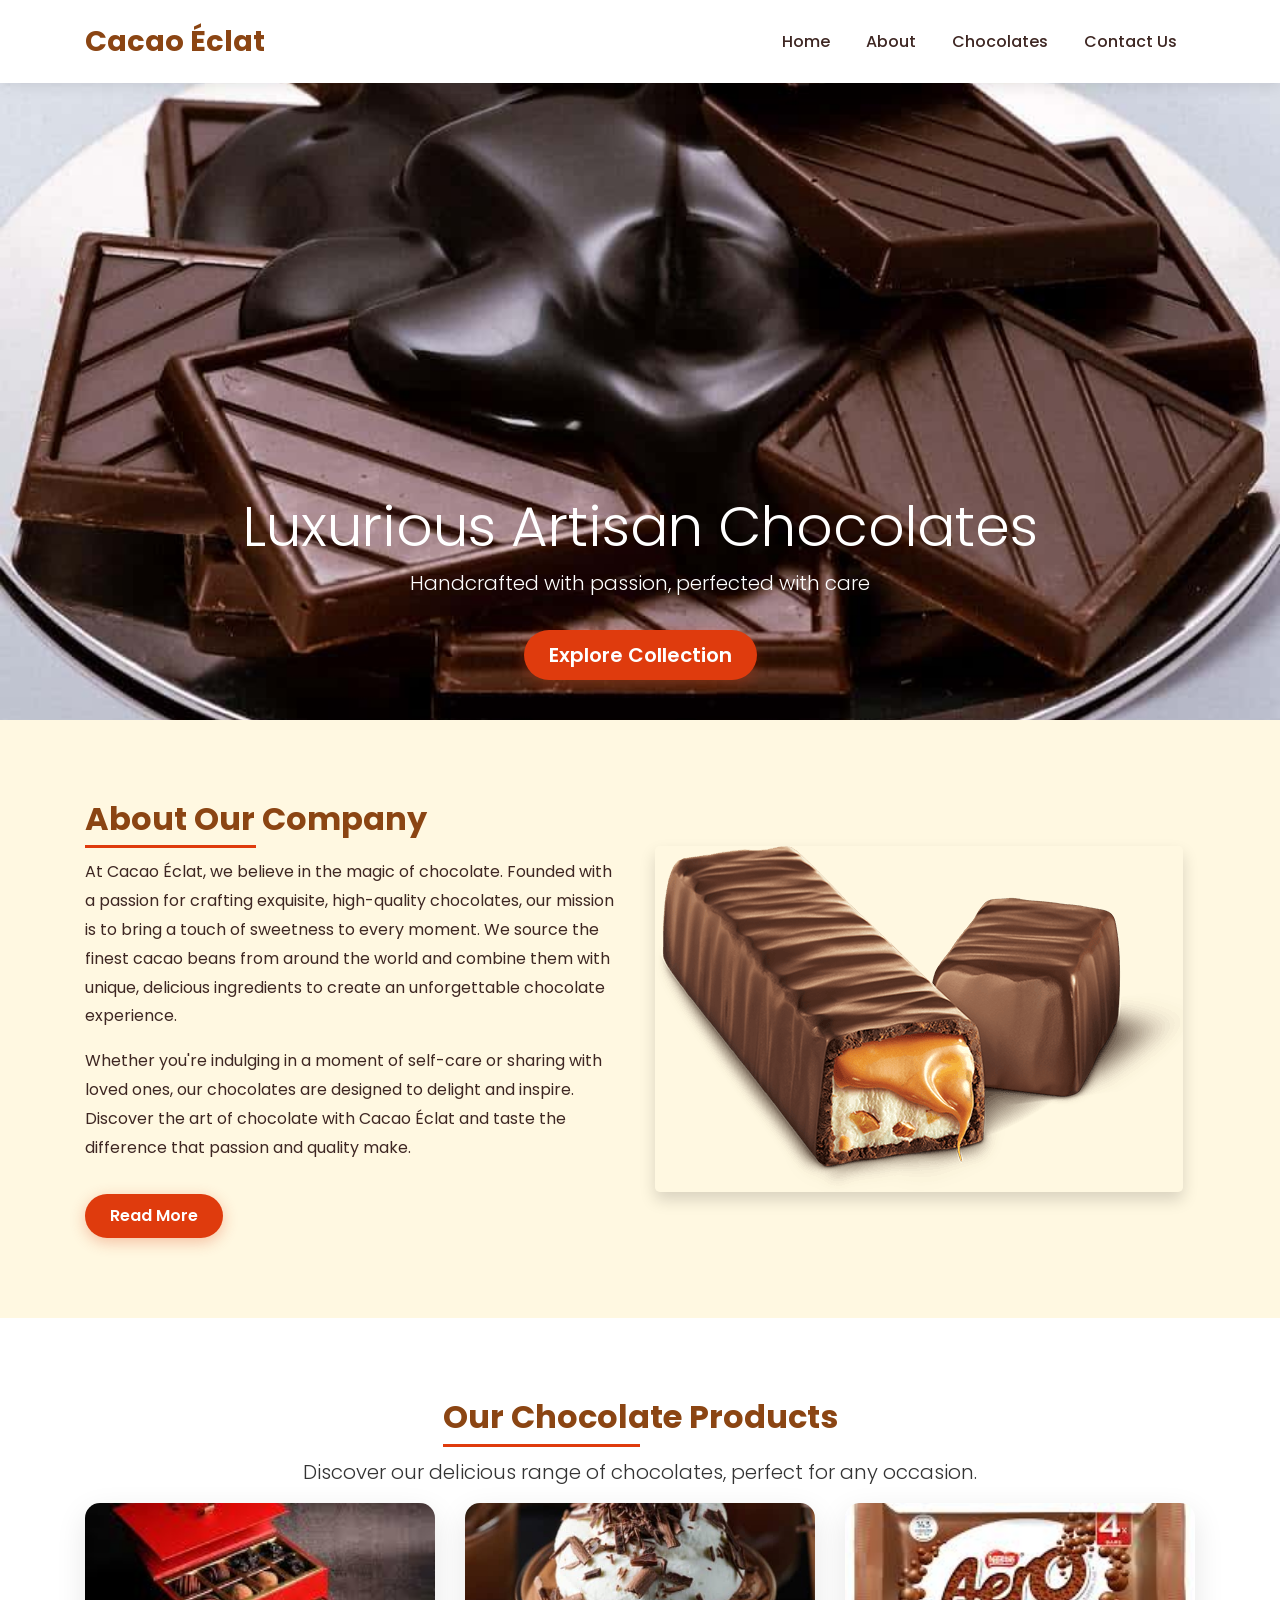
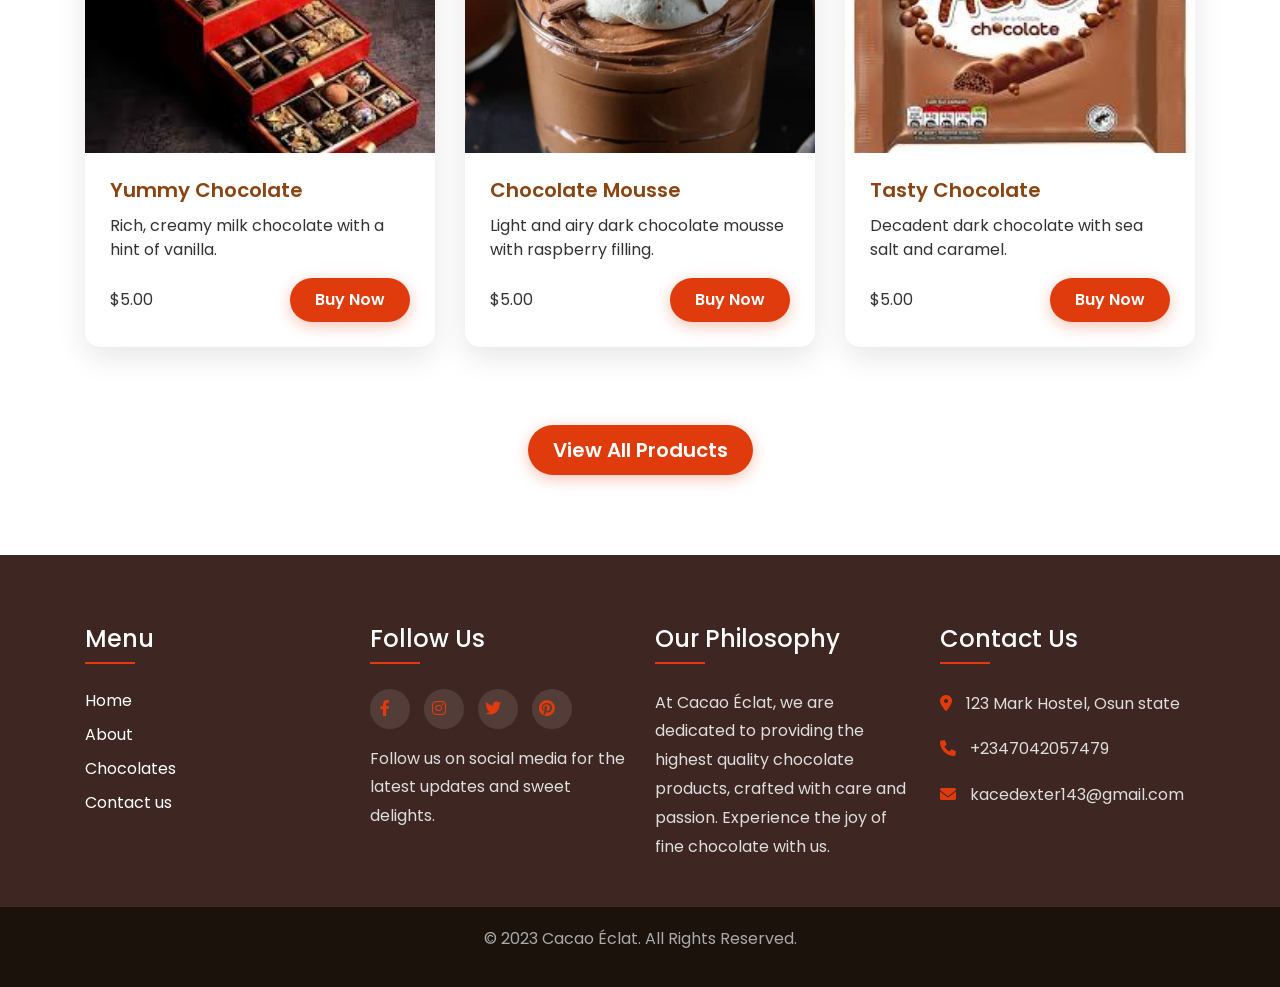
<file: 104/UPDATED CODE/COS.p.html>
<!DOCTYPE html>
<html lang="en">

<head>
  <meta charset="UTF-8">
  <meta name="viewport" content="width=device-width, initial-scale=1.0">
  <title>Cacao Éclat - Artisan Chocolates</title>
  <link rel="stylesheet" href="https://maxcdn.bootstrapcdn.com/bootstrap/4.5.2/css/bootstrap.min.css">
  <link href="https://fonts.googleapis.com/css2?family=Poppins:wght@300;400;500;600;700&display=swap" rel="stylesheet">
  <link rel="stylesheet" href="https://cdnjs.cloudflare.com/ajax/libs/animate.css/4.1.1/animate.min.css">
  <link rel="stylesheet" href="https://cdnjs.cloudflare.com/ajax/libs/font-awesome/6.0.0-beta3/css/all.min.css">
  <link rel="icon" href="images/fav icon.jpg" type="image/x-icon">
  
  <style>
    :root {
      --primary-color: #8B4513;
      --secondary-color: #D2691E;
      --accent-color: #df3b0d;
      --light-color: #FFF8E1;
      --dark-color: #3E2723;
    }
    
    body {
      font-family: 'Poppins', sans-serif;
      color: #333;
      overflow-x: hidden;
    }
    
    .navbar {
      padding: 15px 0;
      background-color: white !important;
      box-shadow: 0 2px 15px rgba(0,0,0,0.1);
      transition: all 0.3s ease;
    }
    
    .navbar.scrolled {
      padding: 10px 0;
      background-color: rgba(255,255,255,0.95) !important;
    }
    
    .navbar-brand {
      font-weight: 700;
      color: var(--primary-color) !important;
      font-size: 1.8rem;
    }
    
    .nav-link {
      color: var(--dark-color) !important;
      font-weight: 500;
      margin: 0 10px;
      position: relative;
      transition: all 0.3s ease;
    }
    
    .nav-link:hover {
      color: var(--accent-color) !important;
    }
    
    .nav-link:after {
      content: '';
      position: absolute;
      width: 0;
      height: 2px;
      bottom: 0;
      left: 0;
      background-color: var(--accent-color);
      transition: width 0.3s ease;
    }
    
    .nav-link:hover:after {
      width: 100%;
    }
    
    .carousel-inner img {
      width: 100%;
      height: 80vh;
      object-fit: cover;
    }
    
    .heading_container h2 {
      font-weight: 700;
      margin-bottom: 20px;
      position: relative;
      display: inline-block;
      color: var(--primary-color);
    }
    
    .heading_container h2:after {
      content: '';
      position: absolute;
      width: 50%;
      height: 3px;
      bottom: -10px;
      left: 0;
      background-color: var(--accent-color);
    }
    
    .btn-custom {
      background-color: var(--accent-color);
      color: white;
      border: none;
      padding: 10px 25px;
      border-radius: 30px;
      font-weight: 600;
      transition: all 0.3s ease;
      box-shadow: 0 4px 15px rgba(223, 59, 13, 0.3);
    }
    
    .btn-custom:hover {
      background-color: var(--primary-color);
      color: white;
      transform: translateY(-3px);
      box-shadow: 0 6px 20px rgba(223, 59, 13, 0.4);
    }
    
    .about_section, .chocolate_section {
      padding: 80px 0;
    }
    
    .about_section {
      background-color: var(--light-color);
    }
    
    .about_section p {
      color: var(--dark-color);
      line-height: 1.8;
    }
    
    .card {
      border: none;
      border-radius: 15px;
      overflow: hidden;
      box-shadow: 0 10px 30px rgba(0,0,0,0.1);
      transition: all 0.5s ease;
      margin-bottom: 30px;
    }
    
    .card:hover {
      transform: translateY(-10px);
      box-shadow: 0 15px 40px rgba(0,0,0,0.2);
    }
    
    .card-img-top {
      height: 250px;
      object-fit: cover;
      transition: transform 0.5s ease;
    }
    
    .card:hover .card-img-top {
      transform: scale(1.05);
    }
    
    .card-body {
      padding: 25px;
    }
    
    .card-title {
      color: var(--primary-color);
      font-weight: 600;
    }
    
    .info_section {
      padding: 70px 0 30px;
      background-color: var(--dark-color);
      color: white;
    }
    
    .info_section h4 {
      margin-bottom: 25px;
      position: relative;
      padding-bottom: 10px;
    }
    
    .info_section h4:after {
      content: '';
      position: absolute;
      width: 50px;
      height: 2px;
      bottom: 0;
      left: 0;
      background-color: var(--accent-color);
    }
    
    .info_section ul {
      list-style: none;
      padding: 0;
    }
    
    .info_section ul li {
      margin-bottom: 10px;
      transition: all 0.3s ease;
    }
    
    .info_section ul li:hover {
      transform: translateX(5px);
    }
    
    .info_section ul li a {
      color: white;
      text-decoration: none;
      transition: all 0.3s ease;
    }
    
    .info_section ul li a:hover {
      color: var(--accent-color);
      text-decoration: none;
    }
    
    .info_section p, .info_section i {
      color: #ddd;
      line-height: 1.8;
    }
    
    .info_section i {
      margin-right: 10px;
      color: var(--accent-color);
    }
    
    .social-icons {
      margin-top: 20px;
    }
    
    .social-icons a {
      display: inline-block;
      width: 40px;
      height: 40px;
      background-color: rgba(255,255,255,0.1);
      color: white;
      border-radius: 50%;
      text-align: center;
      line-height: 40px;
      margin-right: 10px;
      transition: all 0.3s ease;
    }
    
    .social-icons a:hover {
      background-color: var(--accent-color);
      transform: translateY(-5px);
    }
    
    .footer {
      background-color: #1a120b;
      padding: 20px 0;
      text-align: center;
      color: #aaa;
    }
    
    /* Animations */
    .animate-up {
      animation: fadeInUp 1s ease;
    }
    
    .animate-left {
      animation: fadeInLeft 1s ease;
    }
    
    .animate-right {
      animation: fadeInRight 1s ease;
    }
    
    .delay-1 {
      animation-delay: 0.2s;
    }
    
    .delay-2 {
      animation-delay: 0.4s;
    }
    
    .delay-3 {
      animation-delay: 0.6s;
    }
    
    @keyframes fadeInUp {
      from {
        opacity: 0;
        transform: translateY(30px);
      }
      to {
        opacity: 1;
        transform: translateY(0);
      }
    }
    
    @keyframes fadeInLeft {
      from {
        opacity: 0;
        transform: translateX(-30px);
      }
      to {
        opacity: 1;
        transform: translateX(0);
      }
    }
    
    @keyframes fadeInRight {
      from {
        opacity: 0;
        transform: translateX(30px);
      }
      to {
        opacity: 1;
        transform: translateX(0);
      }
    }
    
    /* Responsive adjustments */
    @media (max-width: 768px) {
      .carousel-inner img {
        height: 50vh;
      }
      
      .about_section, .chocolate_section {
        padding: 50px 0;
      }
      
      .heading_container h2 {
        font-size: 1.8rem;
      }
    }
  </style>
</head>

<body>
  <!-- Header Section -->
  <nav class="navbar navbar-expand-lg navbar-light fixed-top">
    <div class="container">
      <a class="navbar-brand animate-left" href="COS.p.html">Cacao Éclat</a>
      <button class="navbar-toggler" type="button" data-toggle="collapse" data-target="#navbarNav" aria-controls="navbarNav" aria-expanded="false" aria-label="Toggle navigation">
        <span class="navbar-toggler-icon"></span>
      </button>
      <div class="collapse navbar-collapse" id="navbarNav">
        <ul class="navbar-nav ml-auto">
          <li class="nav-item active">
            <a class="nav-link" href="COS.p.html">Home</a>
          </li>
          <li class="nav-item">
            <a class="nav-link" href="about.html">About</a>
          </li>
          <li class="nav-item">
            <a class="nav-link" href="chocolate.html">Chocolates</a>
          </li>
          <li class="nav-item">
            <a class="nav-link" href="contact.html">Contact Us</a>
          </li>
        </ul>
      </div>
    </div>
  </nav>

  <!-- Hero Section -->
  <section class="slider_section">
    <div id="mainCarousel" class="carousel slide" data-ride="carousel">
      <div class="carousel-inner">
        <div class="carousel-item active">
          <img class="d-block w-100" src="images/slider-img.jpg" alt="Artisan Chocolates">
          <div class="carousel-caption d-none d-md-block animate-up delay-1">
            <h1 class="display-4">Luxurious Artisan Chocolates</h1>
            <p class="lead">Handcrafted with passion, perfected with care</p>
            <a href="chocolate.html" class="btn btn-custom btn-lg mt-3">Explore Collection</a>
          </div>
        </div>
      </div>
    </div>
  </section>

  <!-- About Section -->
  <section class="about_section">
    <div class="container">
      <div class="row align-items-center">
        <div class="col-lg-6 animate-left">
          <div class="detail-box">
            <div class="heading_container">
              <h2>About Our Company</h2>
            </div>
            <p>At Cacao Éclat, we believe in the magic of chocolate. Founded with a passion for crafting exquisite, high-quality chocolates, our mission is to bring a touch of sweetness to every moment. We source the finest cacao beans from around the world and combine them with unique, delicious ingredients to create an unforgettable chocolate experience.</p>
            <p>Whether you're indulging in a moment of self-care or sharing with loved ones, our chocolates are designed to delight and inspire. Discover the art of chocolate with Cacao Éclat and taste the difference that passion and quality make.</p>
            <a href="about.html" class="btn btn-custom mt-3">Read More</a>
          </div>
        </div>
        <div class="col-lg-6 animate-right delay-1">
          <img src="images/about-img.png" alt="About Us" class="img-fluid rounded-lg shadow">
        </div>
      </div>
    </div>
  </section>

  <!-- Chocolate Products Section -->
  <section class="chocolate_section">
    <div class="container">
      <div class="heading_container text-center animate-up">
        <h2>Our Chocolate Products</h2>
        <p class="lead">Discover our delicious range of chocolates, perfect for any occasion.</p>
      </div>
      <div class="row">
        <div class="col-md-4 animate-up delay-1">
          <div class="card">
            <img class="card-img-top" src="images/pr2.jpeg" alt="Yummy Chocolate">
            <div class="card-body">
              <h5 class="card-title">Yummy Chocolate</h5>
              <p class="card-text">Rich, creamy milk chocolate with a hint of vanilla.</p>
              <div class="d-flex justify-content-between align-items-center">
                <span class="price">$5.00</span>
                <a href="chocolate.html" class="btn btn-custom">Buy Now</a>
              </div>
            </div>
          </div>
        </div>
        <div class="col-md-4 animate-up delay-2">
          <div class="card">
            <img class="card-img-top" src="images/chocolate2.jpg" alt="Chocolate Mousse">
            <div class="card-body">
              <h5 class="card-title">Chocolate Mousse</h5>
              <p class="card-text">Light and airy dark chocolate mousse with raspberry filling.</p>
              <div class="d-flex justify-content-between align-items-center">
                <span class="price">$5.00</span>
                <a href="chocolate.html" class="btn btn-custom">Buy Now</a>
              </div>
            </div>
          </div>
        </div>
        <div class="col-md-4 animate-up delay-3">
          <div class="card">
            <img class="card-img-top" src="images/pr8.jpeg" alt="Tasty Chocolate">
            <div class="card-body">
              <h5 class="card-title">Tasty Chocolate</h5>
              <p class="card-text">Decadent dark chocolate with sea salt and caramel.</p>
              <div class="d-flex justify-content-between align-items-center">
                <span class="price">$5.00</span>
                <a href="chocolate.html" class="btn btn-custom">Buy Now</a>
              </div>
            </div>
          </div>
        </div>
      </div>
      <div class="text-center mt-5 animate-up delay-2">
        <a href="chocolate.html" class="btn btn-custom btn-lg">View All Products</a>
      </div>
    </div>
  </section>

  <!-- Info Section -->
  <section class="info_section">
    <div class="container">
      <div class="row">
        <div class="col-md-6 col-lg-3 mb-4 mb-lg-0">
          <h4>Menu</h4>
          <ul>
            <li><a href="COS.p.html">Home</a></li>
            <li><a href="about.html">About</a></li>
            <li><a href="chocolate.html">Chocolates</a></li>
            <li><a href="contact.html">Contact us</a></li>
          </ul>
        </div>
        <div class="col-md-6 col-lg-3 mb-4 mb-lg-0">
          <h4>Follow Us</h4>
          <div class="social-icons">
            <a href="#"><i class="fab fa-facebook-f"></i></a>
            <a href="#"><i class="fab fa-instagram"></i></a>
            <a href="#"><i class="fab fa-twitter"></i></a>
            <a href="#"><i class="fab fa-pinterest"></i></a>
          </div>
          <p class="mt-3">Follow us on social media for the latest updates and sweet delights.</p>
        </div>
        <div class="col-md-6 col-lg-3 mb-4 mb-md-0">
          <h4>Our Philosophy</h4>
          <p>At Cacao Éclat, we are dedicated to providing the highest quality chocolate products, crafted with care and passion. Experience the joy of fine chocolate with us.</p>
        </div>
        <div class="col-md-6 col-lg-3">
          <h4>Contact Us</h4>
          <p><i class="fas fa-map-marker-alt"></i> 123 Mark Hostel, Osun state</p>
          <p><i class="fas fa-phone"></i> +2347042057479</p>
          <p><i class="fas fa-envelope"></i> kacedexter143@gmail.com</p>
        </div>
      </div>
    </div>
  </section>
  
  <footer class="footer">
    <div class="container">
      <p>&copy; 2023 Cacao Éclat. All Rights Reserved.</p>
    </div>
  </footer>

  <script src="https://code.jquery.com/jquery-3.5.1.min.js"></script>
  <script src="https://cdn.jsdelivr.net/npm/@popperjs/core@2.9.2/dist/umd/popper.min.js"></script>
  <script src="https://maxcdn.bootstrapcdn.com/bootstrap/4.5.2/js/bootstrap.min.js"></script>
  
  <script>
    // Navbar scroll effect
    $(window).scroll(function() {
      if ($(this).scrollTop() > 50) {
        $('.navbar').addClass('scrolled');
      } else {
        $('.navbar').removeClass('scrolled');
      }
    });
    
    // Animation on scroll
    $(document).ready(function() {
      $('.animate-up, .animate-left, .animate-right').each(function() {
        $(this).css('opacity', '0');
      });
      
      $(window).scroll(function() {
        $('.animate-up, .animate-left, .animate-right').each(function() {
          var position = $(this).offset().top;
          var scroll = $(window).scrollTop();
          var windowHeight = $(window).height();
          
          if (scroll + windowHeight * 0.7 > position) {
            $(this).css('opacity', '1');
          }
        });
      }).scroll();
    });
  </script>
</body>
</html>
</file>
<file: Alpha-Tech-Website/assets/css/style.css>
/**
* Template Name: Mentor
* Updated: Jul 27 2023 with Bootstrap v5.3.1
* Template URL: https://bootstrapmade.com/mentor-free-education-bootstrap-theme/
* Author: BootstrapMade.com
* License: https://bootstrapmade.com/license/
*/

/*--------------------------------------------------------------
# General
--------------------------------------------------------------*/
body {
  font-family: "Open Sans", sans-serif;
  color: #444444;
}

a {
  color: #5fcf80;
  text-decoration: none;
}

a:hover {
  color: #86db9f;
  text-decoration: none;
}

h1,
h2,
h3,
h4,
h5,
h6 {
  font-family: "Raleway", sans-serif;
}

/*--------------------------------------------------------------
# Back to top button
--------------------------------------------------------------*/
.back-to-top {
  position: fixed;
  visibility: hidden;
  opacity: 0;
  right: 15px;
  bottom: 15px;
  z-index: 996;
  background: #5fcf80;
  width: 40px;
  height: 40px;
  border-radius: 50px;
  transition: all 0.4s;
}

.back-to-top i {
  font-size: 28px;
  color: #fff;
  line-height: 0;
}

.back-to-top:hover {
  background: #7ed899;
  color: #fff;
}

.back-to-top.active {
  visibility: visible;
  opacity: 1;
}

/*--------------------------------------------------------------
# Preloader
--------------------------------------------------------------*/
#preloader {
  position: fixed;
  top: 0;
  left: 0;
  right: 0;
  bottom: 0;
  z-index: 9999;
  overflow: hidden;
  background: #fff;
}

#preloader:before {
  content: "";
  position: fixed;
  top: calc(50% - 30px);
  left: calc(50% - 30px);
  border: 6px solid #5fcf80;
  border-top-color: #fff;
  border-bottom-color: #fff;
  border-radius: 50%;
  width: 60px;
  height: 60px;
  animation: animate-preloader 1s linear infinite;
}

@keyframes animate-preloader {
  0% {
    transform: rotate(0deg);
  }

  100% {
    transform: rotate(360deg);
  }
}

/*--------------------------------------------------------------
# Disable aos animation delay on mobile devices
--------------------------------------------------------------*/
@media screen and (max-width: 768px) {
  [data-aos-delay] {
    transition-delay: 0 !important;
  }
}

/*--------------------------------------------------------------
# Header
--------------------------------------------------------------*/
#header {
  background: #fff;
  transition: all 0.5s;
  z-index: 997;
  padding: 15px 0;
  box-shadow: 0px 0 18px rgba(55, 66, 59, 0.08);
}

#header .logo {
  font-size: 30px;
  margin: 0;
  padding: 0;
  line-height: 1;
  font-weight: 600;
  letter-spacing: 1px;
  text-transform: uppercase;
  font-family: "Poppins", sans-serif;
}

#header .logo a {
  color: #5fcf80;
}

#header .logo img {
  max-height: 40px;
}

/**
* Get Startet Button 
*/
.get-started-btn {
  margin-left: 22px;
  background: #5fcf80;
  color: #fff;
  border-radius: 50px;
  padding: 8px 25px;
  white-space: nowrap;
  transition: 0.3s;
  font-size: 14px;
  display: inline-block;
}

.get-started-btn:hover {
  background: #3ac162;
  color: #fff;
}

@media (max-width: 768px) {
  .get-started-btn {
    margin: 0 15px 0 0;
    padding: 6px 18px;
  }
}

/*--------------------------------------------------------------
# Navigation Menu
--------------------------------------------------------------*/
/**
* Desktop Navigation 
*/
.navbar {
  padding: 0;
}

.navbar ul {
  margin: 0;
  padding: 0;
  display: flex;
  list-style: none;
  align-items: center;
}

.navbar li {
  position: relative;
}

.navbar a,
.navbar a:focus {
  display: flex;
  align-items: center;
  justify-content: space-between;
  padding: 10px 0 10px 30px;
  font-family: "Poppins", sans-serif;
  font-size: 15px;
  font-weight: 500;
  color: #37423b;
  white-space: nowrap;
  transition: 0.3s;
}

.navbar a i,
.navbar a:focus i {
  font-size: 12px;
  line-height: 0;
  margin-left: 5px;
}

.navbar a:hover,
.navbar .active,
.navbar .active:focus,
.navbar li:hover>a {
  color: #5fcf80;
}

.navbar .dropdown ul {
  display: block;
  position: absolute;
  left: 30px;
  top: calc(100% + 30px);
  margin: 0;
  padding: 10px 0;
  z-index: 99;
  opacity: 0;
  visibility: hidden;
  background: #fff;
  box-shadow: 0px 0px 30px rgba(127, 137, 161, 0.25);
  transition: 0.3s;
  border-radius: 4px;
}

.navbar .dropdown ul li {
  min-width: 200px;
}

.navbar .dropdown ul a {
  padding: 10px 20px;
  font-size: 14px;
  text-transform: none;
  font-weight: 500;
}

.navbar .dropdown ul a i {
  font-size: 12px;
}

.navbar .dropdown ul a:hover,
.navbar .dropdown ul .active:hover,
.navbar .dropdown ul li:hover>a {
  color: #5fcf80;
}

.navbar .dropdown:hover>ul {
  opacity: 1;
  top: 100%;
  visibility: visible;
}

.navbar .dropdown .dropdown ul {
  top: 0;
  left: calc(100% - 30px);
  visibility: hidden;
}

.navbar .dropdown .dropdown:hover>ul {
  opacity: 1;
  top: 0;
  left: 100%;
  visibility: visible;
}

@media (max-width: 1366px) {
  .navbar .dropdown .dropdown ul {
    left: -90%;
  }

  .navbar .dropdown .dropdown:hover>ul {
    left: -100%;
  }
}

/**
* Mobile Navigation 
*/
.mobile-nav-toggle {
  color: #37423b;
  font-size: 28px;
  cursor: pointer;
  display: none;
  line-height: 0;
  transition: 0.5s;
}

.mobile-nav-toggle.bi-x {
  color: #fff;
}

@media (max-width: 991px) {
  .mobile-nav-toggle {
    display: block;
  }

  .navbar ul {
    display: none;
  }
}

.navbar-mobile {
  position: fixed;
  overflow: hidden;
  top: 0;
  right: 0;
  left: 0;
  bottom: 0;
  background: rgba(32, 38, 34, 0.9);
  transition: 0.3s;
  z-index: 999;
}

.navbar-mobile .mobile-nav-toggle {
  position: absolute;
  top: 15px;
  right: 15px;
}

.navbar-mobile ul {
  display: block;
  position: absolute;
  top: 55px;
  right: 15px;
  bottom: 15px;
  left: 15px;
  padding: 10px 0;
  border-radius: 6px;
  background-color: #fff;
  overflow-y: auto;
  transition: 0.3s;
}

.navbar-mobile a,
.navbar-mobile a:focus {
  padding: 10px 20px;
  font-size: 15px;
  color: #37423b;
}

.navbar-mobile a:hover,
.navbar-mobile .active,
.navbar-mobile li:hover>a {
  color: #5fcf80;
}

.navbar-mobile .getstarted,
.navbar-mobile .getstarted:focus {
  margin: 15px;
}

.navbar-mobile .dropdown ul {
  position: static;
  display: none;
  margin: 10px 20px;
  padding: 10px 0;
  z-index: 99;
  opacity: 1;
  visibility: visible;
  background: #fff;
  box-shadow: 0px 0px 30px rgba(127, 137, 161, 0.25);
}

.navbar-mobile .dropdown ul li {
  min-width: 200px;
}

.navbar-mobile .dropdown ul a {
  padding: 10px 20px;
}

.navbar-mobile .dropdown ul a i {
  font-size: 12px;
}

.navbar-mobile .dropdown ul a:hover,
.navbar-mobile .dropdown ul .active:hover,
.navbar-mobile .dropdown ul li:hover>a {
  color: #5fcf80;
}

.navbar-mobile .dropdown>.dropdown-active {
  display: block;
}

/*--------------------------------------------------------------
# Hero Section
--------------------------------------------------------------*/
#hero {
  width: 100%;
  height: 80vh;
  background: url("../img/hero-bg.jpg") top center;
  background-size: cover;
  position: relative;
}

#hero:before {
  content: "";
  background: rgba(0, 0, 0, 0.4);
  position: absolute;
  bottom: 0;
  top: 0;
  left: 0;
  right: 0;
}

#hero .container {
  padding-top: 72px;
}

@media (max-width: 992px) {
  #hero .container {
    padding-top: 62px;
  }
}

#hero h1 {
  margin: 0;
  font-size: 48px;
  font-weight: 700;
  line-height: 56px;
  color: #fff;
  font-family: "Poppins", sans-serif;
}

#hero h2 {
  color: #eee;
  margin: 10px 0 0 0;
  font-size: 24px;
}

#hero .btn-get-started {
  font-family: "Raleway", sans-serif;
  font-weight: 500;
  font-size: 15px;
  letter-spacing: 1px;
  display: inline-block;
  padding: 10px 35px;
  border-radius: 50px;
  transition: 0.5s;
  margin-top: 30px;
  border: 2px solid #fff;
  color: #fff;
}

#hero .btn-get-started:hover {
  background: #5fcf80;
  border: 2px solid #5fcf80;
}

@media (min-width: 1024px) {
  #hero {
    background-attachment: fixed;
  }
}

@media (max-width: 768px) {
  #hero {
    height: 100vh;
  }

  #hero h1 {
    font-size: 28px;
    line-height: 36px;
  }

  #hero h2 {
    font-size: 18px;
    line-height: 24px;
  }
}

/*--------------------------------------------------------------
# Sections General
--------------------------------------------------------------*/
section {
  padding: 60px 0;
  overflow: hidden;
}

.section-bg {
  background-color: #f6f7f6;
}

.section-title {
  padding-bottom: 40px;
}

.section-title h2 {
  font-size: 14px;
  font-weight: 500;
  padding: 0;
  line-height: 1px;
  margin: 0 0 5px 0;
  letter-spacing: 2px;
  text-transform: uppercase;
  color: #aaaaaa;
  font-family: "Poppins", sans-serif;
}

.section-title h2::after {
  content: "";
  width: 120px;
  height: 1px;
  display: inline-block;
  background: #9ae1af;
  margin: 4px 10px;
}

.section-title p {
  margin: 0;
  margin: 0;
  font-size: 36px;
  font-weight: 700;
  text-transform: uppercase;
  font-family: "Poppins", sans-serif;
  color: #37423b;
}

.breadcrumbs {
  margin-top: 73px;
  text-align: center;
  background: #5fcf80;
  padding: 30px 0;
  color: #fff;
}

@media (max-width: 992px) {
  .breadcrumbs {
    margin-top: 63px;
  }
}

.breadcrumbs h2 {
  font-size: 32px;
  font-weight: 500;
}

.breadcrumbs p {
  font-size: 14px;
  margin-bottom: 0;
}

/*--------------------------------------------------------------
# About
--------------------------------------------------------------*/
.about .content h3 {
  font-weight: 600;
  font-size: 26px;
}

.about .content ul {
  list-style: none;
  padding: 0;
}

.about .content ul li {
  padding-bottom: 10px;
}

.about .content ul i {
  font-size: 20px;
  padding-right: 4px;
  color: #5fcf80;
}

.about .content .learn-more-btn {
  background: #5fcf80;
  color: #fff;
  border-radius: 50px;
  padding: 8px 25px 9px 25px;
  white-space: nowrap;
  transition: 0.3s;
  font-size: 14px;
  display: inline-block;
}

.about .content .learn-more-btn:hover {
  background: #3ac162;
  color: #fff;
}

@media (max-width: 768px) {
  .about .content .learn-more-btn {
    margin: 0 48px 0 0;
    padding: 6px 18px;
  }
}

/*--------------------------------------------------------------
# Counts
--------------------------------------------------------------*/
.counts {
  padding: 30px 0;
}

.counts .counters span {
  font-size: 48px;
  display: block;
  color: #5fcf80;
  font-weight: 700;
}

.counts .counters p {
  padding: 0;
  margin: 0 0 20px 0;
  font-family: "Raleway", sans-serif;
  font-size: 15px;
  font-weight: 600;
  color: #37423b;
}

/*--------------------------------------------------------------
# Why Us
--------------------------------------------------------------*/
.why-us .content {
  padding: 30px;
  background: #5fcf80;
  border-radius: 4px;
  color: #fff;
}

.why-us .content h3 {
  font-weight: 700;
  font-size: 34px;
  margin-bottom: 30px;
}

.why-us .content p {
  margin-bottom: 30px;
}

.why-us .content .more-btn {
  display: inline-block;
  background: rgba(255, 255, 255, 0.2);
  padding: 6px 30px 8px 30px;
  color: #fff;
  border-radius: 50px;
  transition: all ease-in-out 0.4s;
}

.why-us .content .more-btn i {
  font-size: 14px;
}

.why-us .content .more-btn:hover {
  color: #5fcf80;
  background: #fff;
}

.why-us .icon-boxes .icon-box {
  text-align: center;
  background: #fff;
  padding: 40px 30px;
  width: 100%;
  border: 1px solid #eef0ef;
}

.why-us .icon-boxes .icon-box i {
  font-size: 32px;
  padding: 18px;
  color: #5fcf80;
  margin-bottom: 30px;
  background: #ecf9f0;
  border-radius: 50px;
}

.why-us .icon-boxes .icon-box h4 {
  font-size: 20px;
  font-weight: 700;
  margin: 0 0 30px 0;
}

.why-us .icon-boxes .icon-box p {
  font-size: 15px;
  color: #848484;
}

/*--------------------------------------------------------------
# Features
--------------------------------------------------------------*/
.features {
  padding-top: 0px;
}

.features .icon-box {
  display: flex;
  align-items: center;
  padding: 20px;
  transition: 0.3s;
  border: 1px solid #eef0ef;
}

.features .icon-box i {
  font-size: 32px;
  padding-right: 10px;
  line-height: 1;
}

.features .icon-box h3 {
  font-weight: 700;
  margin: 0;
  padding: 0;
  line-height: 1;
  font-size: 16px;
}

.features .icon-box h3 a {
  color: #37423b;
  transition: 0.3s;
}

.features .icon-box:hover {
  border-color: #5fcf80;
}

.features .icon-box:hover h3 a {
  color: #5fcf80;
}

/*--------------------------------------------------------------
# Courses
--------------------------------------------------------------*/
.courses .course-item {
  border-radius: 5px;
  border: 1px solid #eef0ef;
}

.courses .course-content {
  padding: 15px;
}

.courses .course-content h3 {
  font-weight: 700;
  font-size: 20px;
}

.courses .course-content h3 a {
  color: #37423b;
  transition: 0.3s;
}

.courses .course-content h3 a:hover {
  color: #5fcf80;
}

.courses .course-content p {
  font-size: 14px;
  color: #777777;
}

.courses .course-content h4 {
  font-size: 14px;
  background: #5fcf80;
  padding: 7px 14px;
  color: #fff;
  margin: 0;
}

.courses .course-content .price {
  margin: 0;
  font-weight: 700;
  font-size: 18px;
  color: #37423b;
}

.courses .trainer {
  padding-top: 15px;
  border-top: 1px solid #eef0ef;
}

.courses .trainer .trainer-profile img {
  max-width: 50px;
  border-radius: 50px;
}

.courses .trainer .trainer-profile span {
  padding-left: 10px;
  font-weight: 600;
  font-size: 16px;
  color: #5a6c60;
}

.courses .trainer .trainer-rank {
  font-size: 18px;
  color: #657a6d;
}

/*--------------------------------------------------------------
# Trainers
--------------------------------------------------------------*/
.trainers .member {
  text-align: center;
  margin-bottom: 20px;
  background: #fff;
  border: 1px solid #eef0ef;
}

.trainers .member img {
  margin: -1px -1px 30px -1px;
}

.trainers .member .member-content {
  padding: 0 20px 30px 20px;
}

.trainers .member h4 {
  font-weight: 700;
  margin-bottom: 2px;
  font-size: 18px;
}

.trainers .member span {
  font-style: italic;
  display: block;
  font-size: 13px;
}

.trainers .member p {
  padding-top: 10px;
  font-size: 14px;
  font-style: italic;
  color: #aaaaaa;
}

.trainers .member .social {
  margin-top: 15px;
}

.trainers .member .social a {
  color: #7e9486;
  transition: 0.3s;
}

.trainers .member .social a:hover {
  color: #5fcf80;
}

.trainers .member .social i {
  font-size: 18px;
  margin: 0 2px;
}

/*--------------------------------------------------------------
# Testimonials
--------------------------------------------------------------*/
.testimonials .testimonial-wrap {
  padding-left: 50px;
}

.testimonials .testimonials-carousel,
.testimonials .testimonials-slider {
  overflow: hidden;
}

.testimonials .testimonial-item {
  box-sizing: content-box;
  padding: 30px 30px 30px 60px;
  margin: 30px 15px;
  min-height: 200px;
  border: 1px solid #eef0ef;
  position: relative;
  background: #fff;
}

.testimonials .testimonial-item .testimonial-img {
  width: 90px;
  border-radius: 10px;
  border: 6px solid #fff;
  position: absolute;
  left: -45px;
}

.testimonials .testimonial-item h3 {
  font-size: 18px;
  font-weight: bold;
  margin: 10px 0 5px 0;
  color: #111;
}

.testimonials .testimonial-item h4 {
  font-size: 14px;
  color: #999;
  margin: 0;
}

.testimonials .testimonial-item .quote-icon-left,
.testimonials .testimonial-item .quote-icon-right {
  color: #c1ecce;
  font-size: 26px;
}

.testimonials .testimonial-item .quote-icon-left {
  display: inline-block;
  left: -5px;
  position: relative;
}

.testimonials .testimonial-item .quote-icon-right {
  display: inline-block;
  right: -5px;
  position: relative;
  top: 10px;
}

.testimonials .testimonial-item p {
  font-style: italic;
  margin: 15px auto 15px auto;
}

.testimonials .swiper-pagination {
  margin-top: 20px;
  position: relative;
}

.testimonials .swiper-pagination .swiper-pagination-bullet {
  width: 12px;
  height: 12px;
  background-color: #fff;
  opacity: 1;
  border: 1px solid #5fcf80;
}

.testimonials .swiper-pagination .swiper-pagination-bullet-active {
  background-color: #5fcf80;
}

@media (max-width: 767px) {
  .testimonials .testimonial-wrap {
    padding-left: 0;
  }

  .testimonials .testimonials-carousel,
  .testimonials .testimonials-slider {
    overflow: hidden;
  }

  .testimonials .testimonial-item {
    padding: 30px;
    margin: 15px;
  }

  .testimonials .testimonial-item .testimonial-img {
    position: static;
    left: auto;
  }
}

/*--------------------------------------------------------------
# Cource Details
--------------------------------------------------------------*/
.course-details h3 {
  font-size: 24px;
  margin: 30px 0 15px 0;
  font-weight: 700;
  position: relative;
  padding-bottom: 10px;
}

.course-details h3:before {
  content: "";
  position: absolute;
  display: block;
  width: 100%;
  height: 1px;
  background: #eef0ef;
  bottom: 0;
  left: 0;
}

.course-details h3:after {
  content: "";
  position: absolute;
  display: block;
  width: 60px;
  height: 1px;
  background: #5fcf80;
  bottom: 0;
  left: 0;
}

.course-details .course-info {
  background: #f6f7f6;
  padding: 10px 15px;
  margin-bottom: 15px;
}

.course-details .course-info h5 {
  font-weight: 400;
  font-size: 16px;
  margin: 0;
  font-family: "Poppins", sans-serif;
}

.course-details .course-info p {
  margin: 0;
  font-weight: 600;
}

.course-details .course-info a {
  color: #657a6d;
}

/*--------------------------------------------------------------
# Cource Details Tabs
--------------------------------------------------------------*/
.cource-details-tabs {
  overflow: hidden;
  padding-top: 0;
}

.cource-details-tabs .nav-tabs {
  border: 0;
}

.cource-details-tabs .nav-link {
  border: 0;
  padding: 12px 15px 12px 0;
  transition: 0.3s;
  color: #37423b;
  border-radius: 0;
  border-right: 2px solid #e2e7e4;
  font-weight: 600;
  font-size: 15px;
}

.cource-details-tabs .nav-link:hover {
  color: #5fcf80;
}

.cource-details-tabs .nav-link.active {
  color: #5fcf80;
  border-color: #5fcf80;
}

.cource-details-tabs .tab-pane.active {
  animation: fadeIn 0.5s ease-out;
}

.cource-details-tabs .details h3 {
  font-size: 26px;
  font-weight: 600;
  margin-bottom: 20px;
  color: #37423b;
}

.cource-details-tabs .details p {
  color: #777777;
}

.cource-details-tabs .details p:last-child {
  margin-bottom: 0;
}

@media (max-width: 992px) {
  .cource-details-tabs .nav-link {
    border: 0;
    padding: 15px;
  }

  .cource-details-tabs .nav-link.active {
    color: #fff;
    background: #5fcf80;
  }
}

/*--------------------------------------------------------------
# Events
--------------------------------------------------------------*/
.events .card {
  border: 0;
  padding: 0 30px;
  margin-bottom: 60px;
  position: relative;
}

.events .card-img {
  width: calc(100% + 60px);
  margin-left: -30px;
  overflow: hidden;
  z-index: 9;
  border-radius: 0;
}

.events .card-img img {
  max-width: 100%;
  transition: all 0.3s ease-in-out;
}

.events .card-body {
  z-index: 10;
  background: #fff;
  border-top: 4px solid #fff;
  padding: 30px;
  box-shadow: 0px 2px 15px rgba(0, 0, 0, 0.1);
  margin-top: -60px;
  transition: 0.3s;
}

.events .card-title {
  font-weight: 700;
  text-align: center;
  margin-bottom: 20px;
}

.events .card-title a {
  color: #37423b;
  transition: 0.3s;
}

.events .card-text {
  color: #5e5e5e;
}

.events .read-more a {
  color: #777777;
  text-transform: uppercase;
  font-weight: 600;
  font-size: 12px;
  transition: 0.3s;
}

.events .read-more a:hover {
  color: #5fcf80;
}

.events .card:hover img {
  transform: scale(1.1);
}

.events .card:hover .card-body {
  border-color: #5fcf80;
}

.events .card:hover .card-body .card-title a {
  color: #5fcf80;
}

/*--------------------------------------------------------------
# Pricing
--------------------------------------------------------------*/
.pricing .box {
  padding: 20px;
  background: #fff;
  text-align: center;
  border: 1px solid #eef0ef;
  border-radius: 0;
  position: relative;
  overflow: hidden;
}

.pricing h3 {
  font-weight: 400;
  margin: -20px -20px 20px -20px;
  padding: 20px 15px;
  font-size: 16px;
  font-weight: 600;
  color: #777777;
  background: #f8f8f8;
}

.pricing h4 {
  font-size: 36px;
  color: #5fcf80;
  font-weight: 600;
  font-family: "Poppins", sans-serif;
  margin-bottom: 20px;
}

.pricing h4 sup {
  font-size: 20px;
  top: -15px;
  left: -3px;
}

.pricing h4 span {
  color: #bababa;
  font-size: 16px;
  font-weight: 300;
}

.pricing ul {
  padding: 0;
  list-style: none;
  color: #444444;
  text-align: center;
  line-height: 20px;
  font-size: 14px;
}

.pricing ul li {
  padding-bottom: 16px;
}

.pricing ul i {
  color: #5fcf80;
  font-size: 18px;
  padding-right: 4px;
}

.pricing ul .na {
  color: #ccc;
  text-decoration: line-through;
}

.pricing .btn-wrap {
  margin: 20px -20px -20px -20px;
  padding: 20px 15px;
  background: #f8f8f8;
  text-align: center;
}

.pricing .btn-buy {
  background: #5fcf80;
  display: inline-block;
  padding: 8px 35px;
  border-radius: 50px;
  color: #fff;
  transition: none;
  font-size: 14px;
  font-weight: 400;
  font-family: "Raleway", sans-serif;
  font-weight: 600;
  transition: 0.3s;
}

.pricing .btn-buy:hover {
  background: #3ac162;
}

.pricing .featured h3 {
  color: #fff;
  background: #5fcf80;
}

.pricing .advanced {
  width: 200px;
  position: absolute;
  top: 18px;
  right: -68px;
  transform: rotate(45deg);
  z-index: 1;
  font-size: 14px;
  padding: 1px 0 3px 0;
  background: #5fcf80;
  color: #fff;
}

/*--------------------------------------------------------------
# Contact
--------------------------------------------------------------*/
.contact {
  padding-top: 5px;
}

.contact .info {
  width: 100%;
  background: #fff;
}

.contact .info i {
  font-size: 20px;
  color: #5fcf80;
  float: left;
  width: 44px;
  height: 44px;
  background: #ecf9f0;
  display: flex;
  justify-content: center;
  align-items: center;
  border-radius: 50px;
  transition: all 0.3s ease-in-out;
}

.contact .info h4 {
  padding: 0 0 0 60px;
  font-size: 22px;
  font-weight: 600;
  margin-bottom: 5px;
  color: #37423b;
}

.contact .info p {
  padding: 0 0 0 60px;
  margin-bottom: 0;
  font-size: 14px;
  color: #657a6d;
}

.contact .info .email,
.contact .info .phone {
  margin-top: 40px;
}

.contact .info .email:hover i,
.contact .info .address:hover i,
.contact .info .phone:hover i {
  background: #5fcf80;
  color: #fff;
}

.contact .php-email-form {
  width: 100%;
  background: #fff;
}

.contact .php-email-form .form-group {
  padding-bottom: 8px;
}

.contact .php-email-form .error-message {
  display: none;
  color: #fff;
  background: #ed3c0d;
  text-align: left;
  padding: 15px;
  font-weight: 600;
}

.contact .php-email-form .error-message br+br {
  margin-top: 25px;
}

.contact .php-email-form .sent-message {
  display: none;
  color: #fff;
  background: #18d26e;
  text-align: center;
  padding: 15px;
  font-weight: 600;
}

.contact .php-email-form .loading {
  display: none;
  background: #fff;
  text-align: center;
  padding: 15px;
}

.contact .php-email-form .loading:before {
  content: "";
  display: inline-block;
  border-radius: 50%;
  width: 24px;
  height: 24px;
  margin: 0 10px -6px 0;
  border: 3px solid #18d26e;
  border-top-color: #eee;
  animation: animate-loading 1s linear infinite;
}

.contact .php-email-form input,
.contact .php-email-form textarea {
  border-radius: 4px;
  box-shadow: none;
  font-size: 14px;
}

.contact .php-email-form input:focus,
.contact .php-email-form textarea:focus {
  border-color: #5fcf80;
}

.contact .php-email-form input {
  height: 44px;
}

.contact .php-email-form textarea {
  padding: 10px 12px;
}

.contact .php-email-form button[type=submit] {
  background: #5fcf80;
  border: 0;
  padding: 10px 35px;
  color: #fff;
  transition: 0.4s;
  border-radius: 50px;
}

.contact .php-email-form button[type=submit]:hover {
  background: #3ac162;
}

@keyframes animate-loading {
  0% {
    transform: rotate(0deg);
  }

  100% {
    transform: rotate(360deg);
  }
}

/*--------------------------------------------------------------
# Footer
--------------------------------------------------------------*/
#footer {
  color: #37423b;
  font-size: 14px;
  background: #eef0ef;
}

#footer .footer-top {
  padding: 60px 0 30px 0;
  background: #f9faf9;
}

#footer .footer-top .footer-contact {
  margin-bottom: 30px;
}

#footer .footer-top .footer-contact h4 {
  font-size: 22px;
  margin: 0 0 30px 0;
  padding: 2px 0 2px 0;
  line-height: 1;
  font-weight: 700;
}

#footer .footer-top .footer-contact p {
  font-size: 14px;
  line-height: 24px;
  margin-bottom: 0;
  font-family: "Raleway", sans-serif;
  color: #777777;
}

#footer .footer-top h4 {
  font-size: 16px;
  font-weight: bold;
  color: #444444;
  position: relative;
  padding-bottom: 12px;
}

#footer .footer-top .footer-links {
  margin-bottom: 30px;
}

#footer .footer-top .footer-links ul {
  list-style: none;
  padding: 0;
  margin: 0;
}

#footer .footer-top .footer-links ul i {
  padding-right: 2px;
  color: #5fcf80;
  font-size: 18px;
  line-height: 1;
}

#footer .footer-top .footer-links ul li {
  padding: 10px 0;
  display: flex;
  align-items: center;
}

#footer .footer-top .footer-links ul li:first-child {
  padding-top: 0;
}

#footer .footer-top .footer-links ul a {
  color: #777777;
  transition: 0.3s;
  display: inline-block;
  line-height: 1;
}

#footer .footer-top .footer-links ul a:hover {
  text-decoration: none;
  color: #5fcf80;
}

#footer .footer-newsletter {
  font-size: 15px;
}

#footer .footer-newsletter h4 {
  font-size: 16px;
  font-weight: bold;
  color: #444444;
  position: relative;
  padding-bottom: 12px;
}

#footer .footer-newsletter form {
  margin-top: 30px;
  background: #fff;
  padding: 6px 10px;
  position: relative;
  border-radius: 50px;
  text-align: left;
  border: 1px solid #e0e5e2;
}

#footer .footer-newsletter form input[type=email] {
  border: 0;
  padding: 4px 8px;
  width: calc(100% - 100px);
}

#footer .footer-newsletter form input[type=submit] {
  position: absolute;
  top: -1px;
  right: -1px;
  bottom: -1px;
  border: 0;
  background: none;
  font-size: 16px;
  padding: 0 20px 2px 20px;
  background: #5fcf80;
  color: #fff;
  transition: 0.3s;
  border-radius: 50px;
  box-shadow: 0px 2px 15px rgba(0, 0, 0, 0.1);
}

#footer .footer-newsletter form input[type=submit]:hover {
  background: #3ac162;
}

#footer .credits {
  padding-top: 5px;
  font-size: 13px;
}

#footer .credits a {
  color: #3ac162;
  transition: 0.3s;
}

#footer .credits a:hover {
  color: #5fcf80;
}

#footer .social-links a {
  font-size: 18px;
  display: inline-block;
  background: #5fcf80;
  color: #fff;
  line-height: 1;
  padding: 8px 0;
  margin-right: 4px;
  border-radius: 50%;
  text-align: center;
  width: 36px;
  height: 36px;
  transition: 0.3s;
}

#footer .social-links a:hover {
  background: #3ac162;
  color: #fff;
  text-decoration: none;
}
</file>
